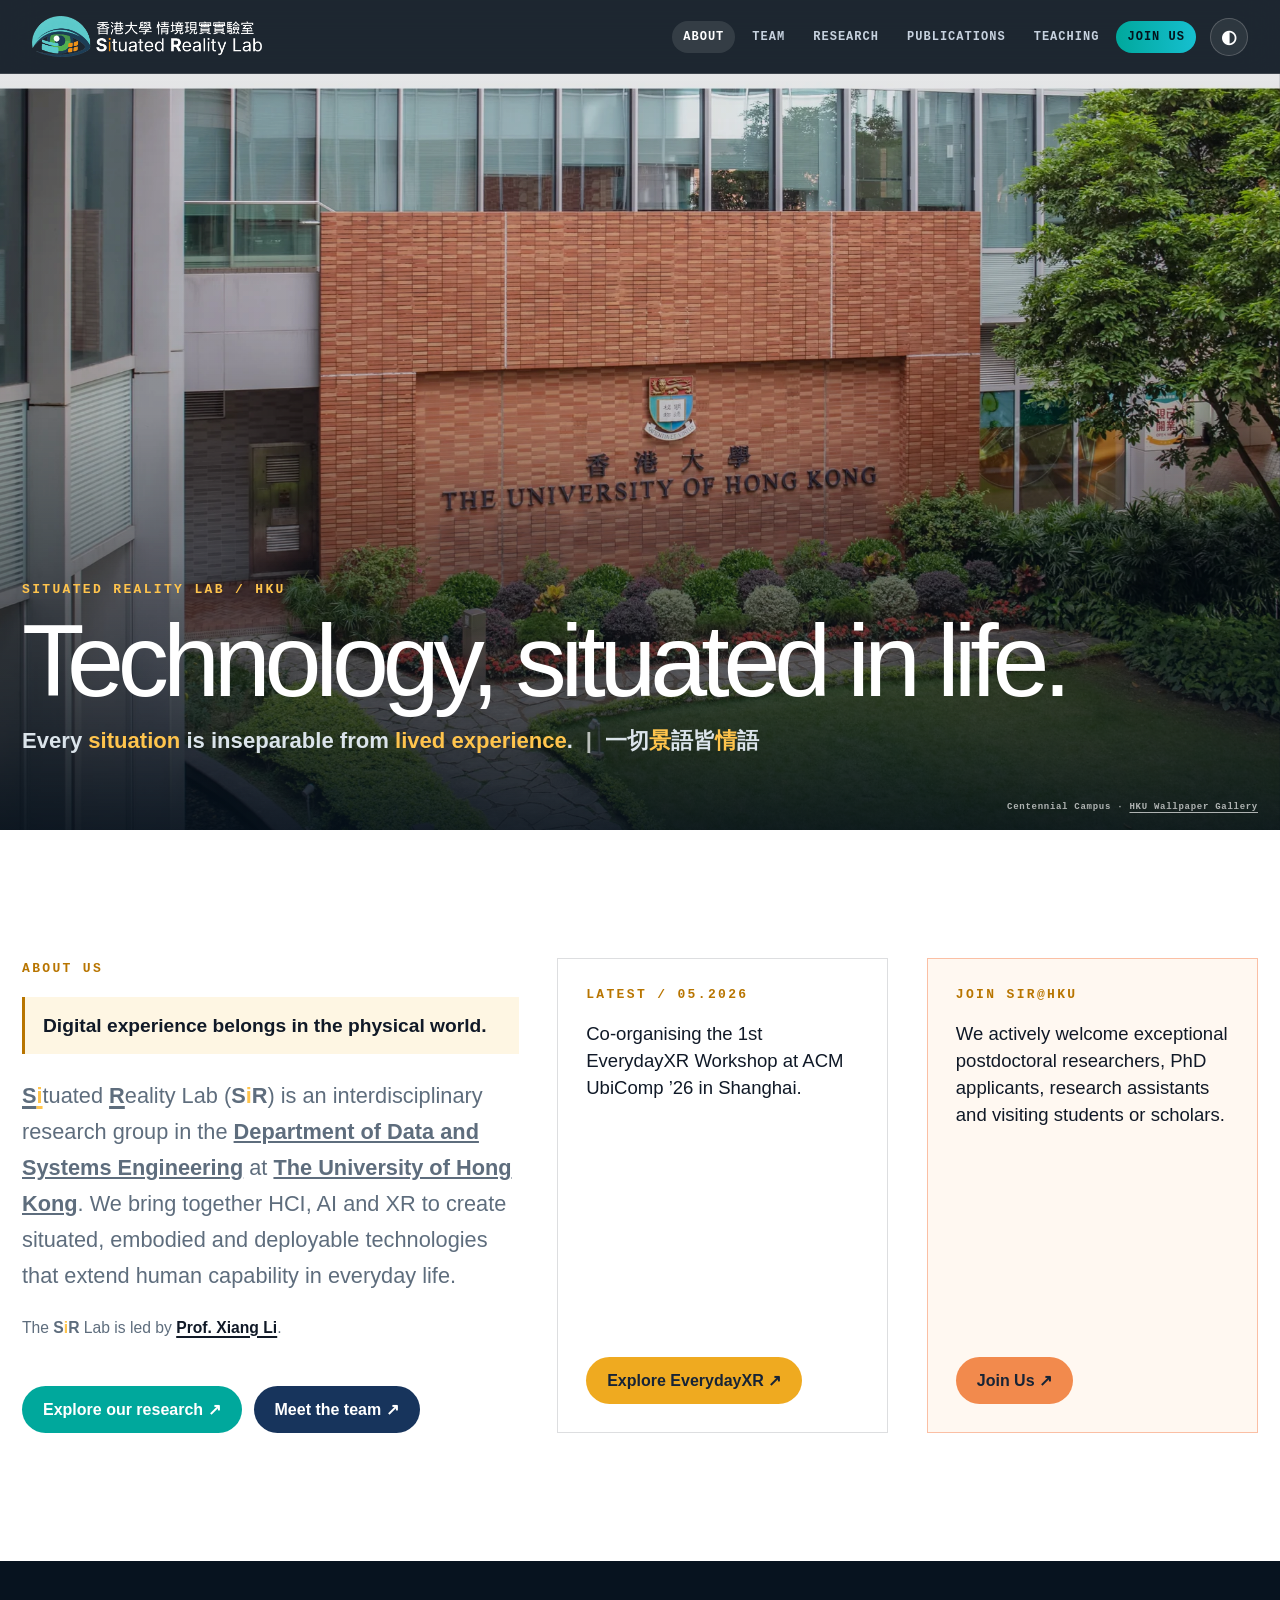
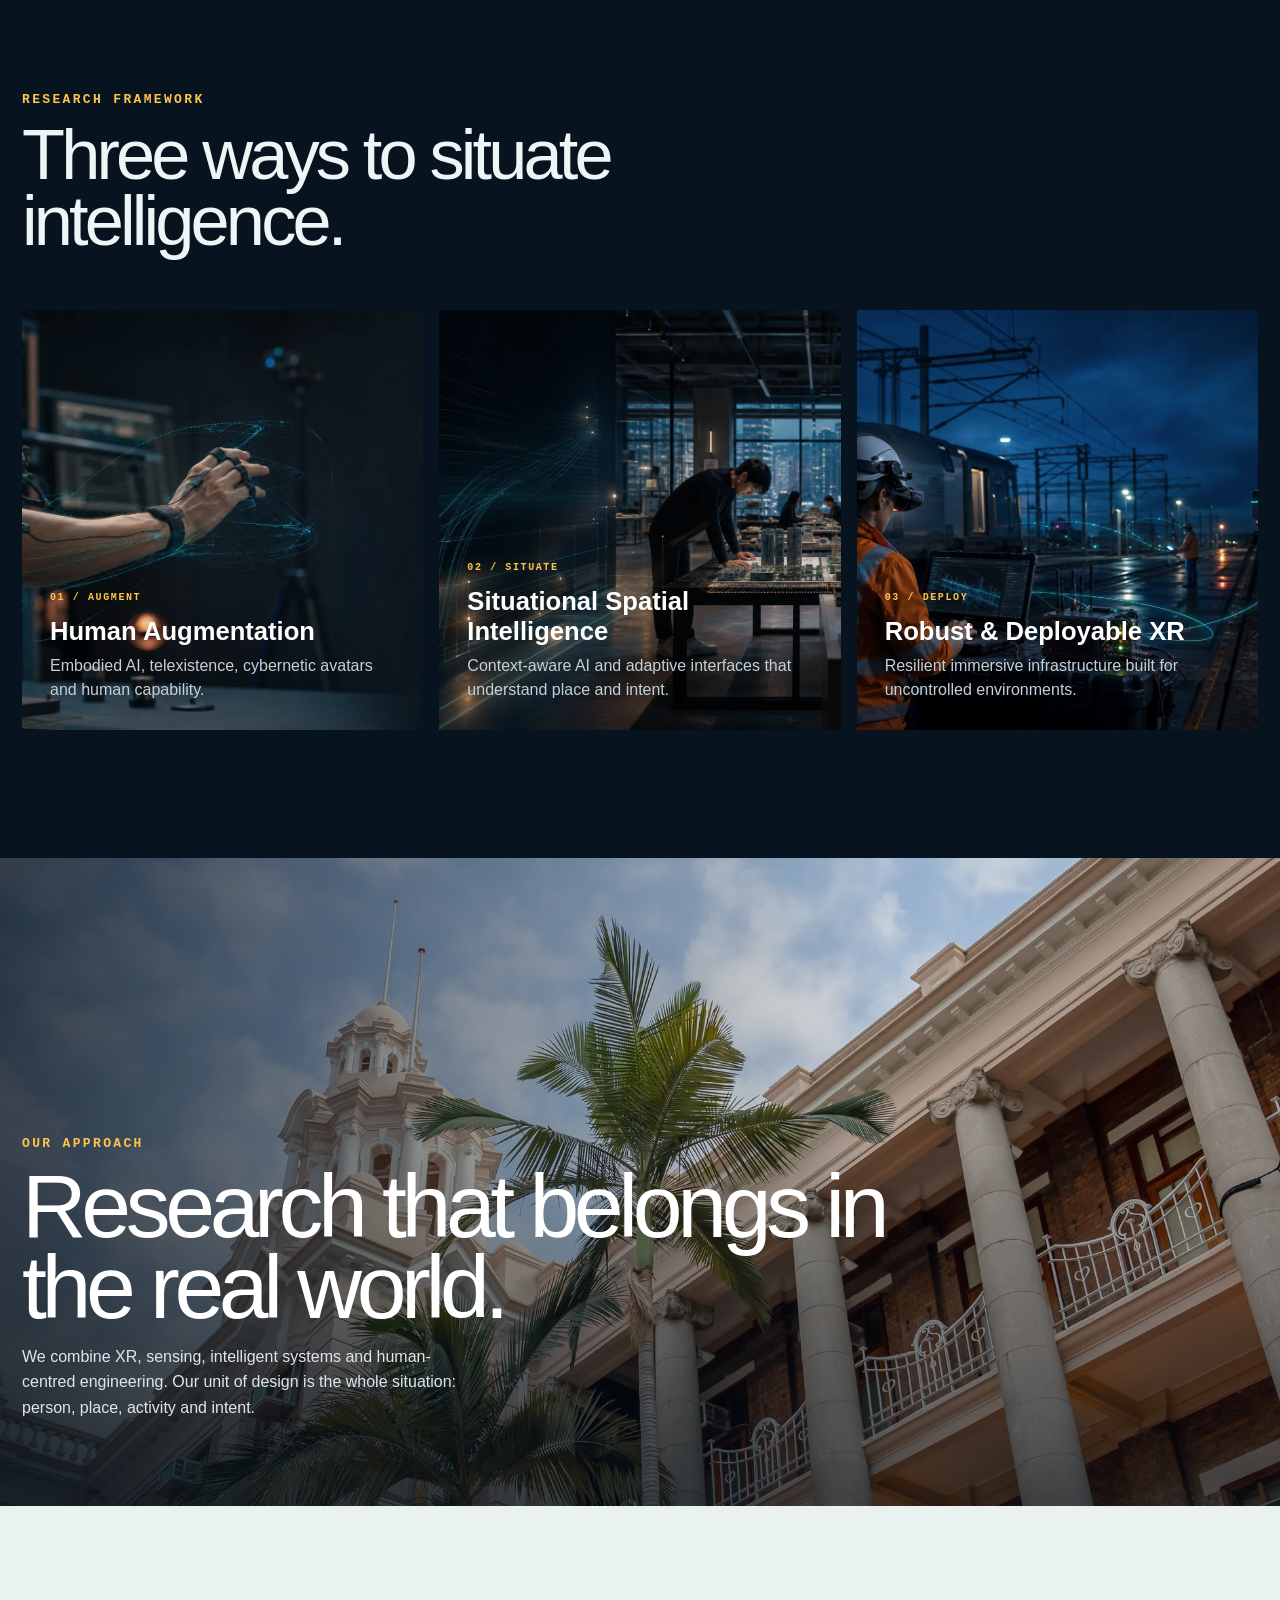
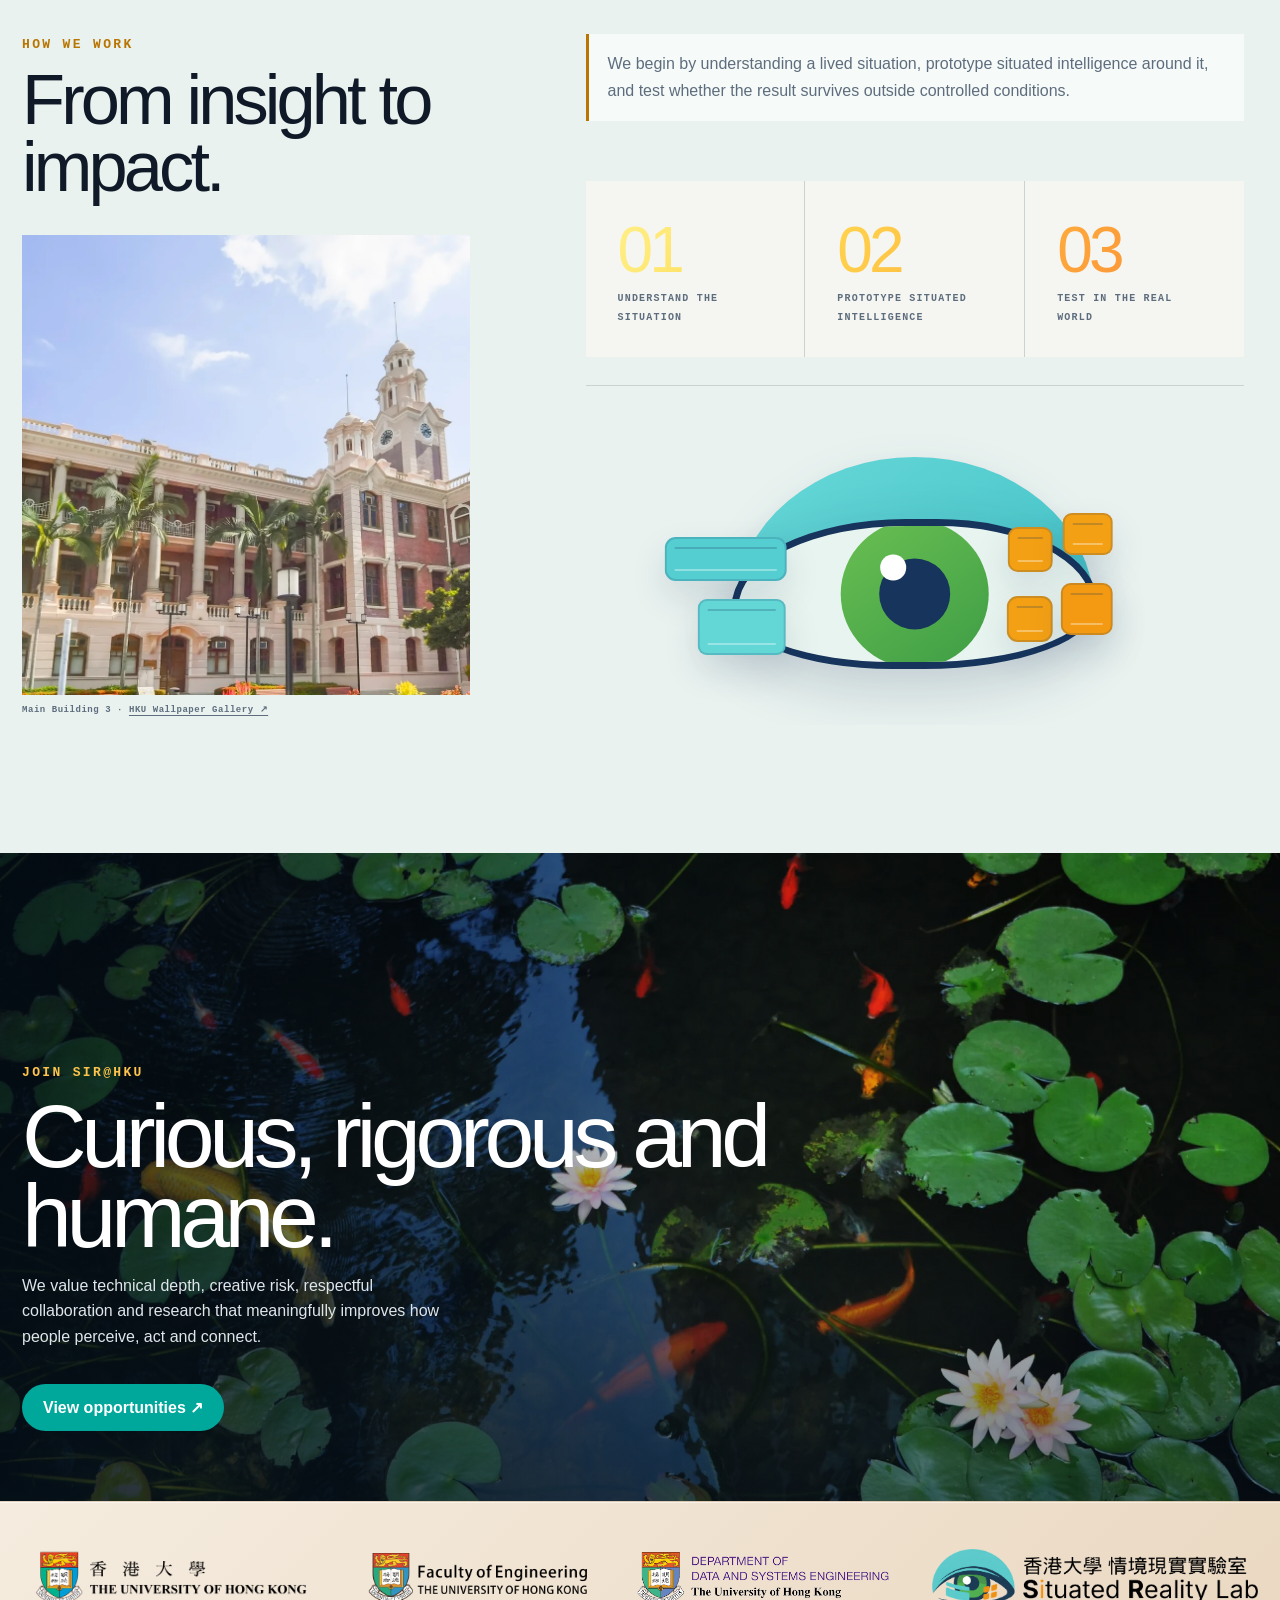
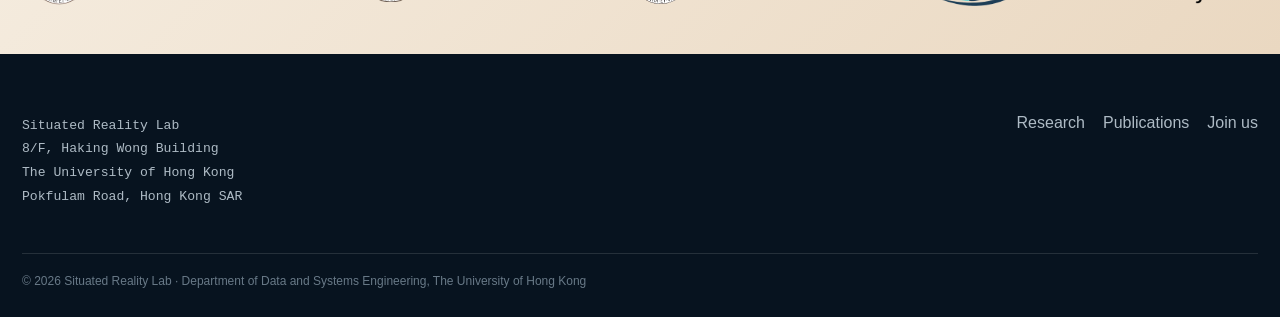
<file: index.html>
<!doctype html><html lang="en"><head><meta charset="utf-8"><meta name="viewport" content="width=device-width,initial-scale=1"><meta name="theme-color" content="#07131f"><title>Situated Reality Lab — SiR@HKU</title><meta name="description" content="The Situated Reality Lab at The University of Hong Kong explores human augmentation, situational spatial intelligence and deployable XR systems."><meta property="og:title" content="Situated Reality Lab — SiR@HKU"><meta property="og:description" content="Every situation is inseparable from lived experience."><meta property="og:image" content="assets/campus/centennial-campus.webp"><link rel="icon" href="assets/brand/favicon.png"><link rel="stylesheet" href="site.css?v=20260720-about-lead1"></head><body>
<a class="skip" href="#content">Skip to content</a><header class="site-head"><a class="site-brand" href="index.html"><img src="assets/brand/sir-full-white.png" alt="Situated Reality Lab at HKU"></a><button class="nav-toggle" aria-expanded="false" aria-label="Open navigation">☰</button><nav class="site-nav" aria-label="Primary"><a href="index.html" aria-current="page">About</a><a href="team.html">Team</a><a href="research.html">Research</a><a href="publications.html">Publications</a><a href="teaching.html">Teaching</a><a class="join-pill" href="/join-us">Join us</a></nav></header>
<main id="content" class="page-main"><section class="campus-hero"><img src="assets/campus/centennial-campus.webp" alt="HKU Centennial Campus"><div class="hero-copy"><span class="eyebrow">Situated Reality Lab / HKU</span><h1>Technology, situated in life.</h1><p class="hero-manifesto">Every <strong class="manifesto-accent">situation</strong> is inseparable from <strong class="manifesto-accent">lived experience</strong>. <span class="manifesto-divider">|</span> 一切<span class="manifesto-accent">景</span>語皆<span class="manifesto-accent">情</span>語</p></div><small class="photo-credit">Centennial Campus · <a href="https://hku.hk/multimedia/wallpaper-gallery/page-1/">HKU Wallpaper Gallery</a></small></section>
<section class="section section--white"><div class="about-intro reveal"><div><span class="eyebrow">About us</span><aside class="about-note">Digital experience belongs in the physical world.</aside><p class="lede"><span class="sir-full-name"><strong class="sir-initial">S</strong><strong class="sir-initial sir-i">i</strong>tuated <strong class="sir-initial">R</strong>eality Lab</span> (<strong class="sir-abbr">S<span class="sir-i">i</span>R</strong>) is an interdisciplinary research group in the <strong><a href="https://www.dase.hku.hk/" target="_blank" rel="noreferrer">Department of Data and Systems Engineering</a></strong> at <strong><a href="https://www.hku.hk/" target="_blank" rel="noreferrer">The University of Hong Kong</a></strong>. We bring together HCI, AI and XR to create situated, embodied and deployable technologies that extend human capability in everyday life.</p><p class="about-leadership">The <strong class="sir-abbr">S<span class="sir-i">i</span>R</strong> Lab is led by <strong><a href="https://www.xiang-li.phd/" target="_blank" rel="noreferrer">Prof. Xiang Li</a></strong>.</p><div class="about-actions"><a class="button button--teal" href="research.html">Explore our research ↗</a><a class="button" href="team.html">Meet the team ↗</a></div></div><aside class="about-update"><span class="eyebrow">Latest / 05.2026</span><p>Co-organising the 1st EverydayXR Workshop at ACM UbiComp ’26 in Shanghai.</p><a class="button button--amber" href="https://sites.google.com/view/everyday-xr/home" target="_blank" rel="noreferrer">Explore EverydayXR ↗</a></aside><aside class="about-update about-update--join"><span class="eyebrow">Join SiR@HKU</span><p>We actively welcome exceptional postdoctoral researchers, PhD applicants, research assistants and visiting students or scholars.</p><a class="button button--orange" href="/join-us">Join Us ↗</a></aside></div></section>
<section class="section section--dark"><span class="eyebrow">Research framework</span><h2>Three ways to situate intelligence.</h2><div class="pillars reveal"><a class="pillar" href="research.html#augmentation"><img src="assets/research/human-augmentation-v2.webp" alt="Human augmentation research"><span>01 / AUGMENT</span><h3>Human Augmentation</h3><p>Embodied AI, telexistence, cybernetic avatars and human capability.</p></a><a class="pillar" href="research.html#intelligence"><img src="assets/research/spatial-intelligence-v2.webp" alt="Situational spatial intelligence research"><span>02 / SITUATE</span><h3>Situational Spatial Intelligence</h3><p>Context-aware AI and adaptive interfaces that understand place and intent.</p></a><a class="pillar" href="research.html#systems"><img src="assets/research/deployable-xr-v2.webp" alt="Deployable XR systems research"><span>03 / DEPLOY</span><h3>Robust & Deployable XR</h3><p>Resilient immersive infrastructure built for uncontrolled environments.</p></a></div></section>
<section class="campus-break"><img src="assets/campus/main-building-1.webp" alt="HKU Main Building"><div class="campus-break__copy reveal"><span class="eyebrow">Our approach</span><h2>Research that belongs in the real world.</h2><p>We combine XR, sensing, intelligent systems and human-centred engineering. Our unit of design is the whole situation: person, place, activity and intent.</p></div></section>
<section class="section section--tint"><div class="section-grid reveal"><div><span class="eyebrow">How we work</span><h2>From insight to impact.</h2><figure class="how-campus-image"><img src="assets/campus/main-building-3.webp" alt="HKU Main Building beneath a blue sky"><figcaption>Main Building 3 · <a href="https://hku.hk/multimedia/wallpaper-gallery/page-1/" target="_blank" rel="noreferrer">HKU Wallpaper Gallery ↗</a></figcaption></figure></div><div class="prose"><aside class="how-note">We begin by understanding a lived situation, prototype situated intelligence around it, and test whether the result survives outside controlled conditions.</aside><div class="kpi-row how-we-work__steps"><div class="kpi"><b>01</b><span>Understand the situation</span></div><div class="kpi"><b>02</b><span>Prototype situated intelligence</span></div><div class="kpi"><b>03</b><span>Test in the real world</span></div></div><div class="how-eye-wrap" data-about-eye><div class="about-eye-world" aria-hidden="true"><div class="about-eye"><div class="about-eye__cap"></div><div class="about-eye__sclera"><div class="about-eye__iris"><div class="about-eye__pupil"><i></i></div></div></div></div><span class="about-window about-window--1"></span><span class="about-window about-window--2"></span><span class="about-window about-window--3"></span><span class="about-window about-window--4"></span><span class="about-window about-window--5"></span><span class="about-window about-window--6"></span></div></div></div></div></section>
<section class="campus-break"><img src="assets/campus/law-pond.webp" alt="Pond lilies by the HKU Faculty of Law"><div class="campus-break__copy reveal"><span class="eyebrow">Join SiR@HKU</span><h2>Curious, rigorous and humane.</h2><p>We value technical depth, creative risk, respectful collaboration and research that meaningfully improves how people perceive, act and connect.</p><a class="button button--teal" href="/join-us">View opportunities ↗</a></div></section></main>
<div class="logo-strip"><img src="assets/brand/hku-logo.png" alt="The University of Hong Kong"><img src="assets/brand/engineering-logo.png" alt="Faculty of Engineering"><img src="assets/brand/dase-logo.png" alt="Department of Data and Systems Engineering"><img src="assets/brand/sir-full.png" alt="Situated Reality Lab"></div>
<footer class="site-foot"><div class="foot-grid"><address>Situated Reality Lab<br>8/F, Haking Wong Building<br>The University of Hong Kong<br>Pokfulam Road, Hong Kong SAR</address><nav><a href="research.html">Research</a><a href="publications.html">Publications</a><a href="/join-us">Join us</a></nav></div><div class="copyright">© 2026 Situated Reality Lab · Department of Data and Systems Engineering, The University of Hong Kong</div></footer><script src="site.js?v=20260717-about-eye3"></script></body></html>
</file>
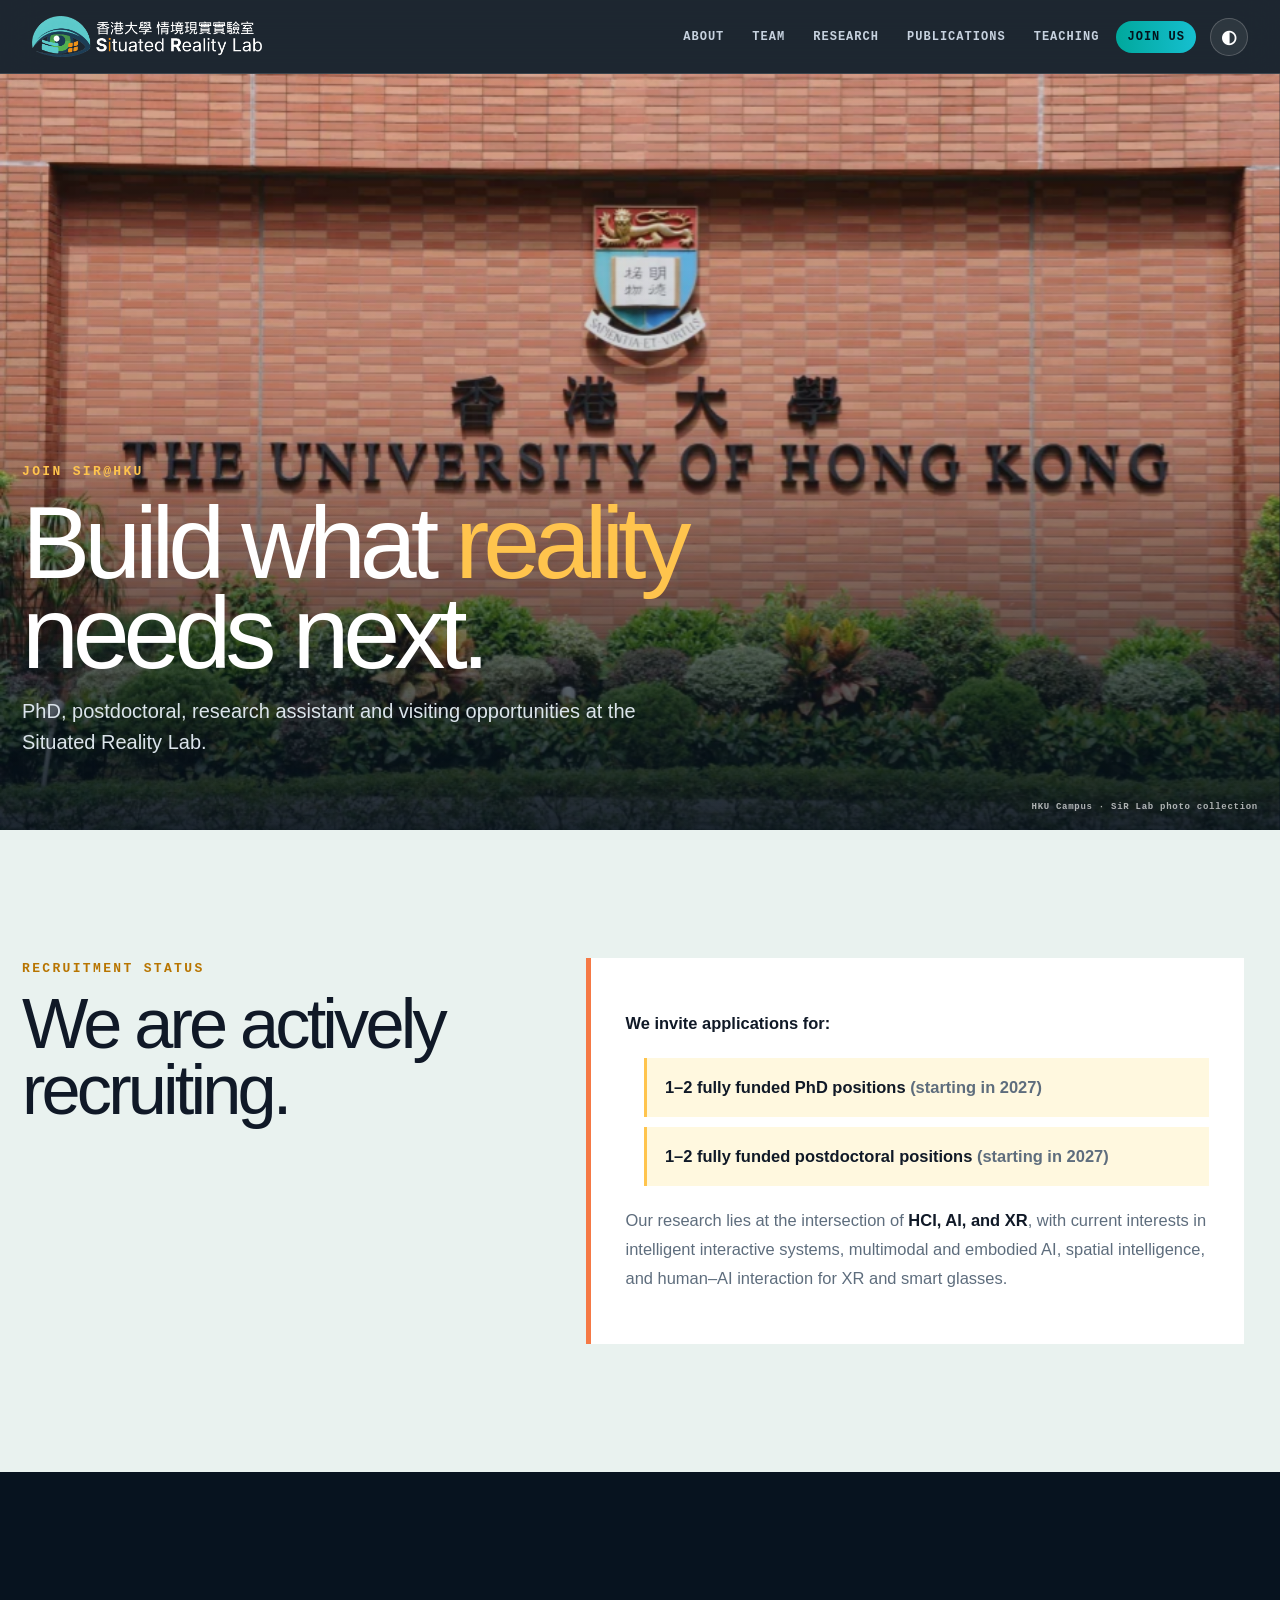
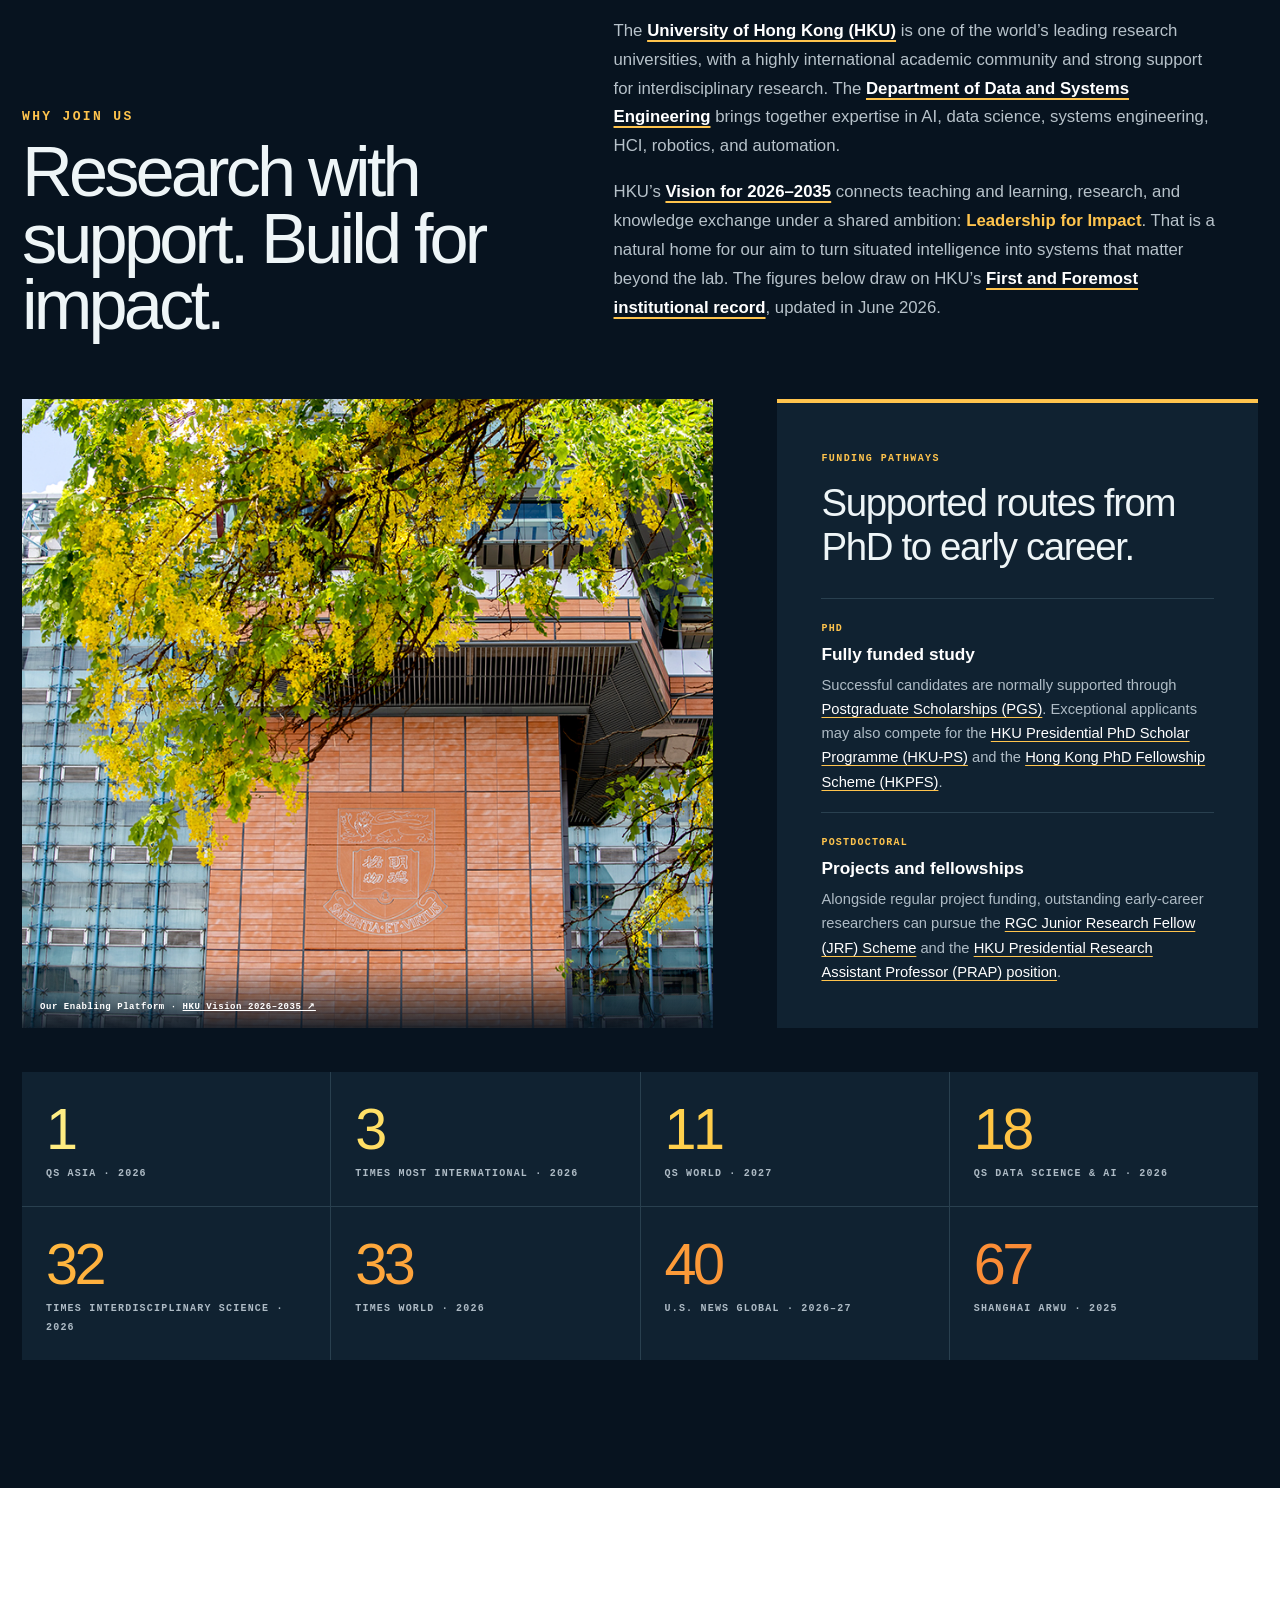
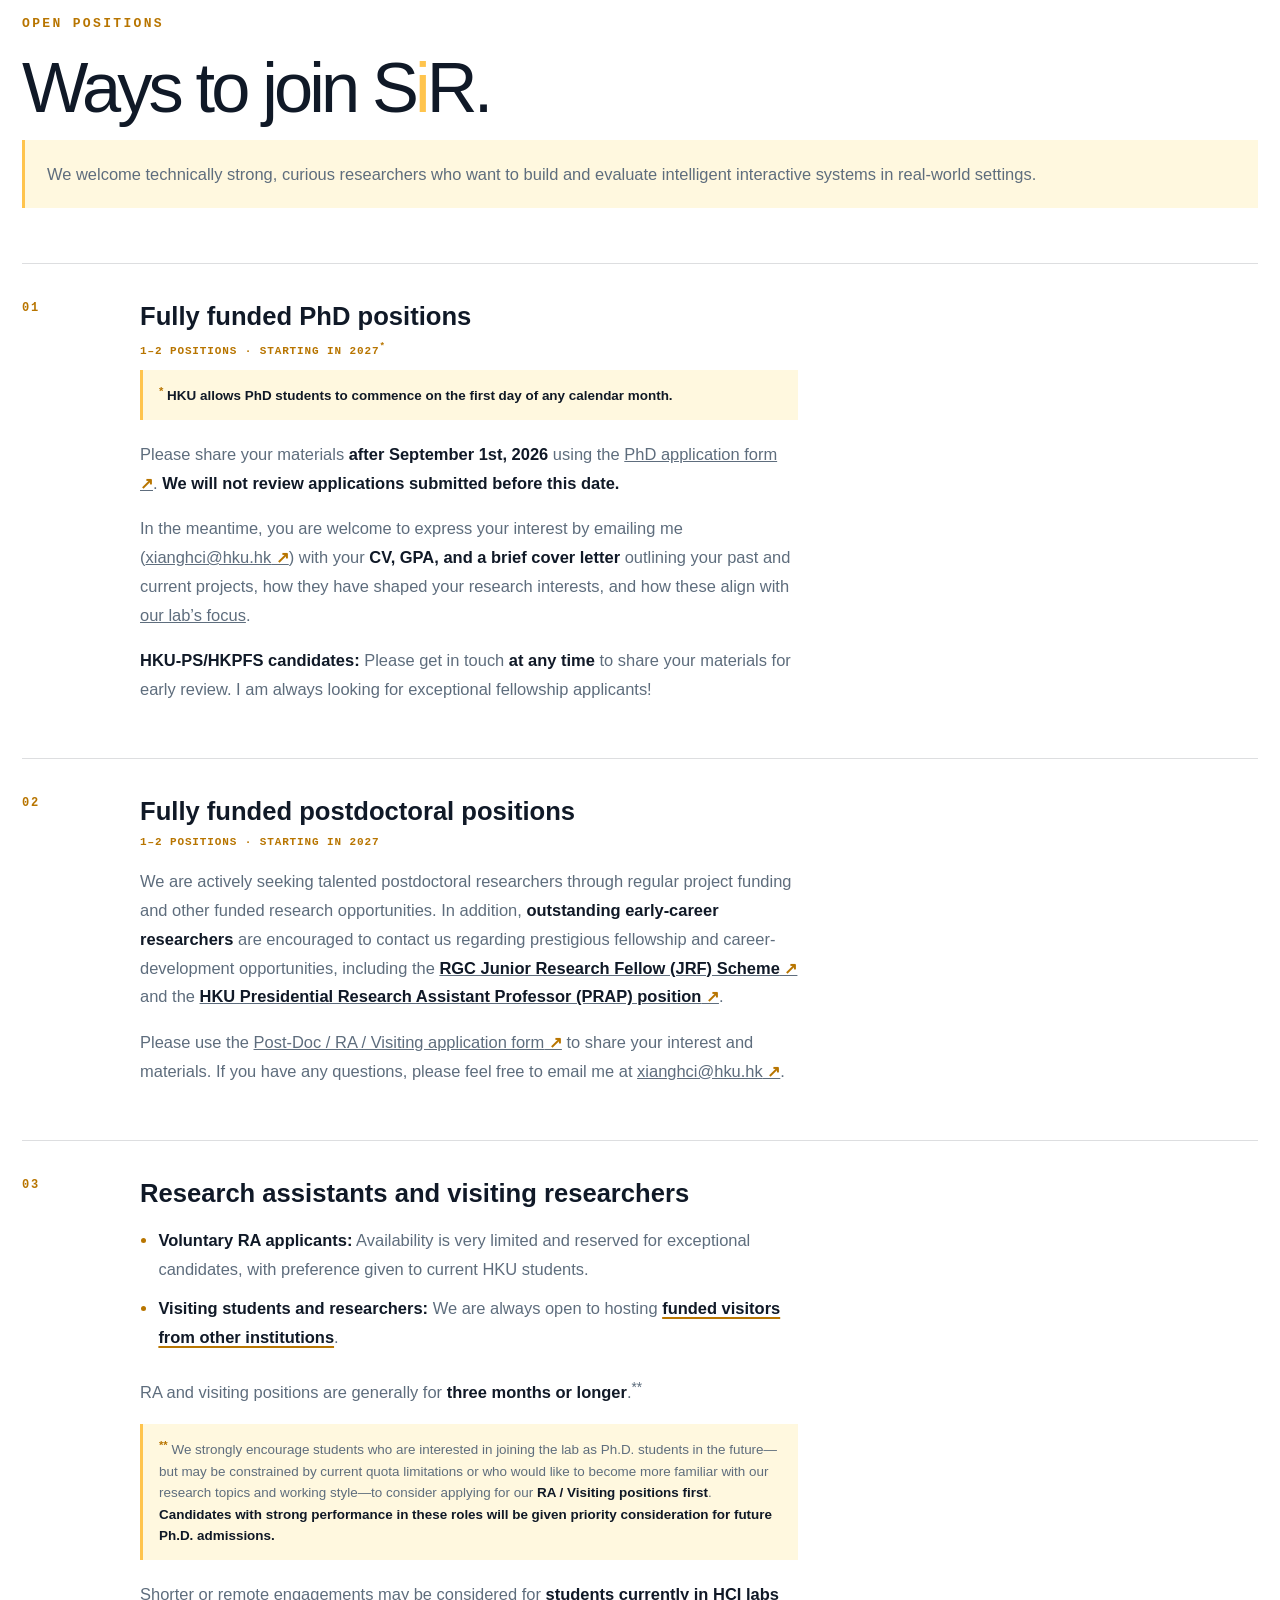
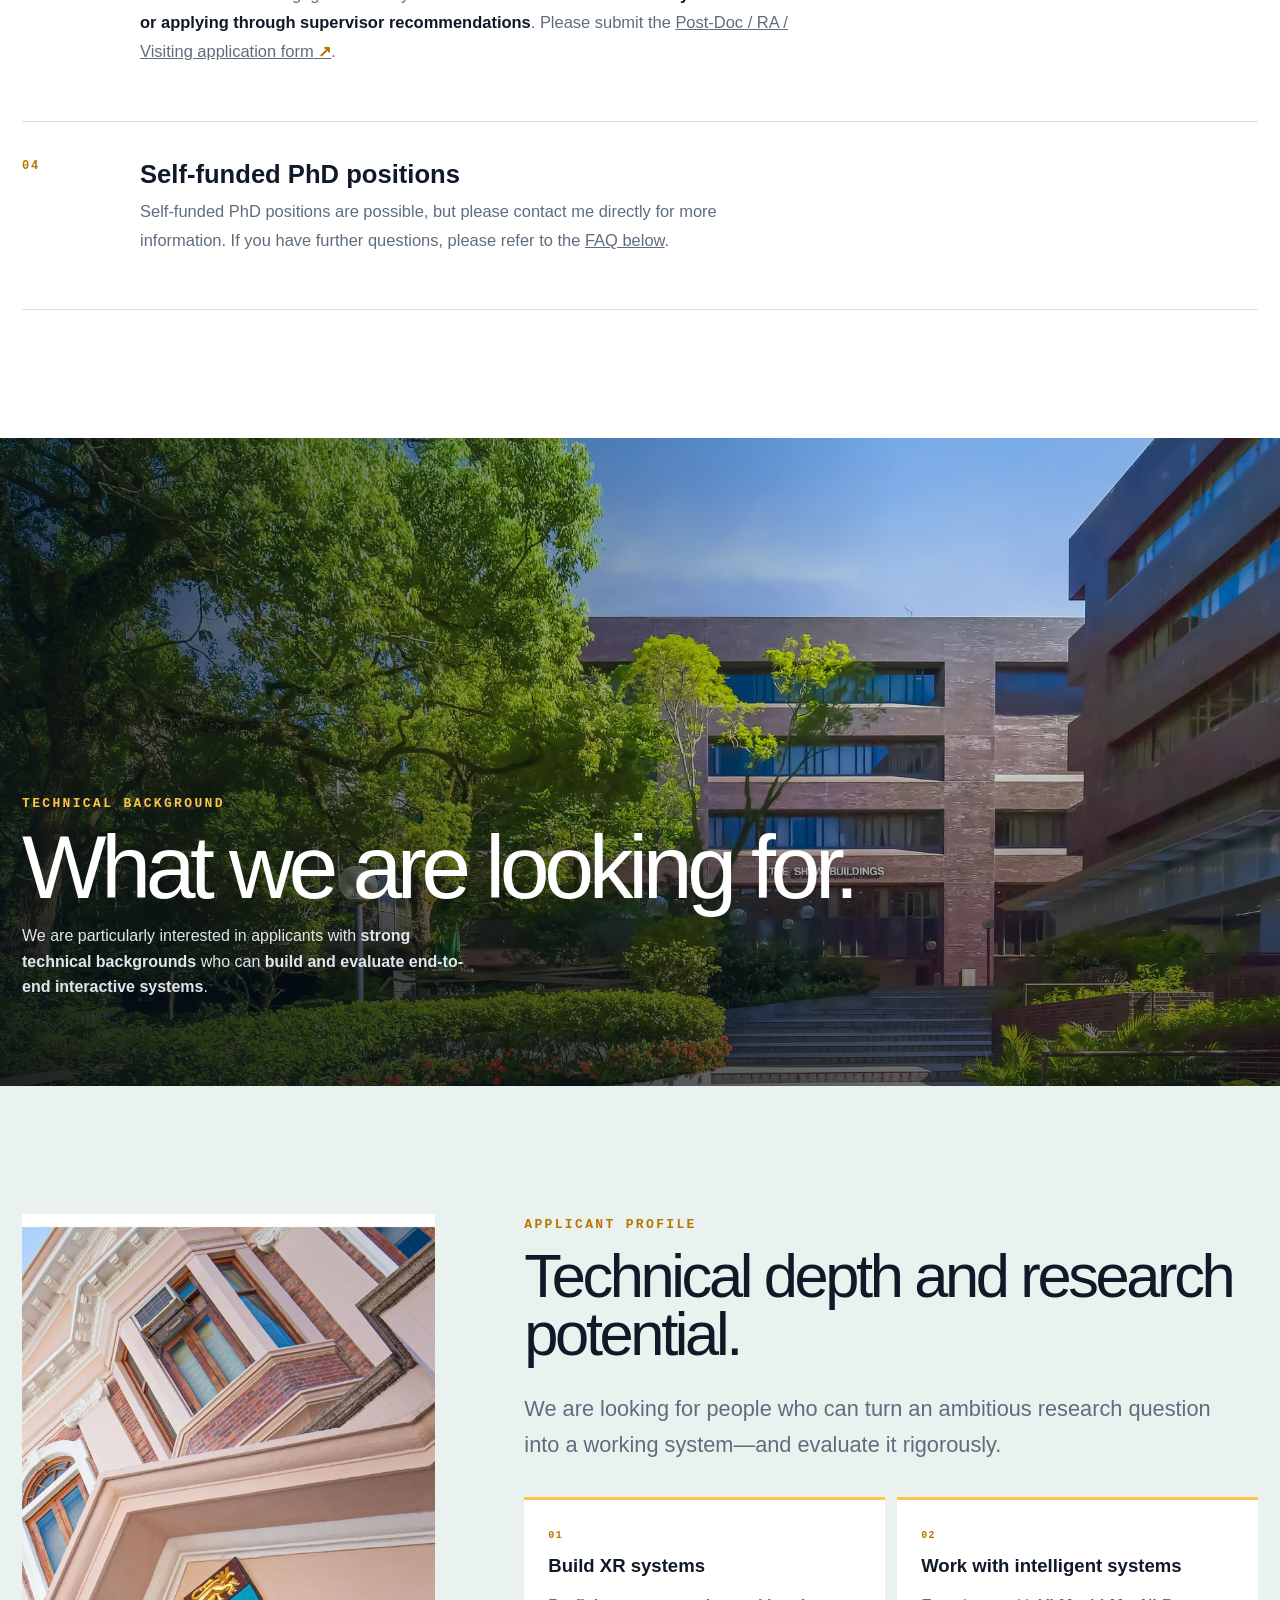
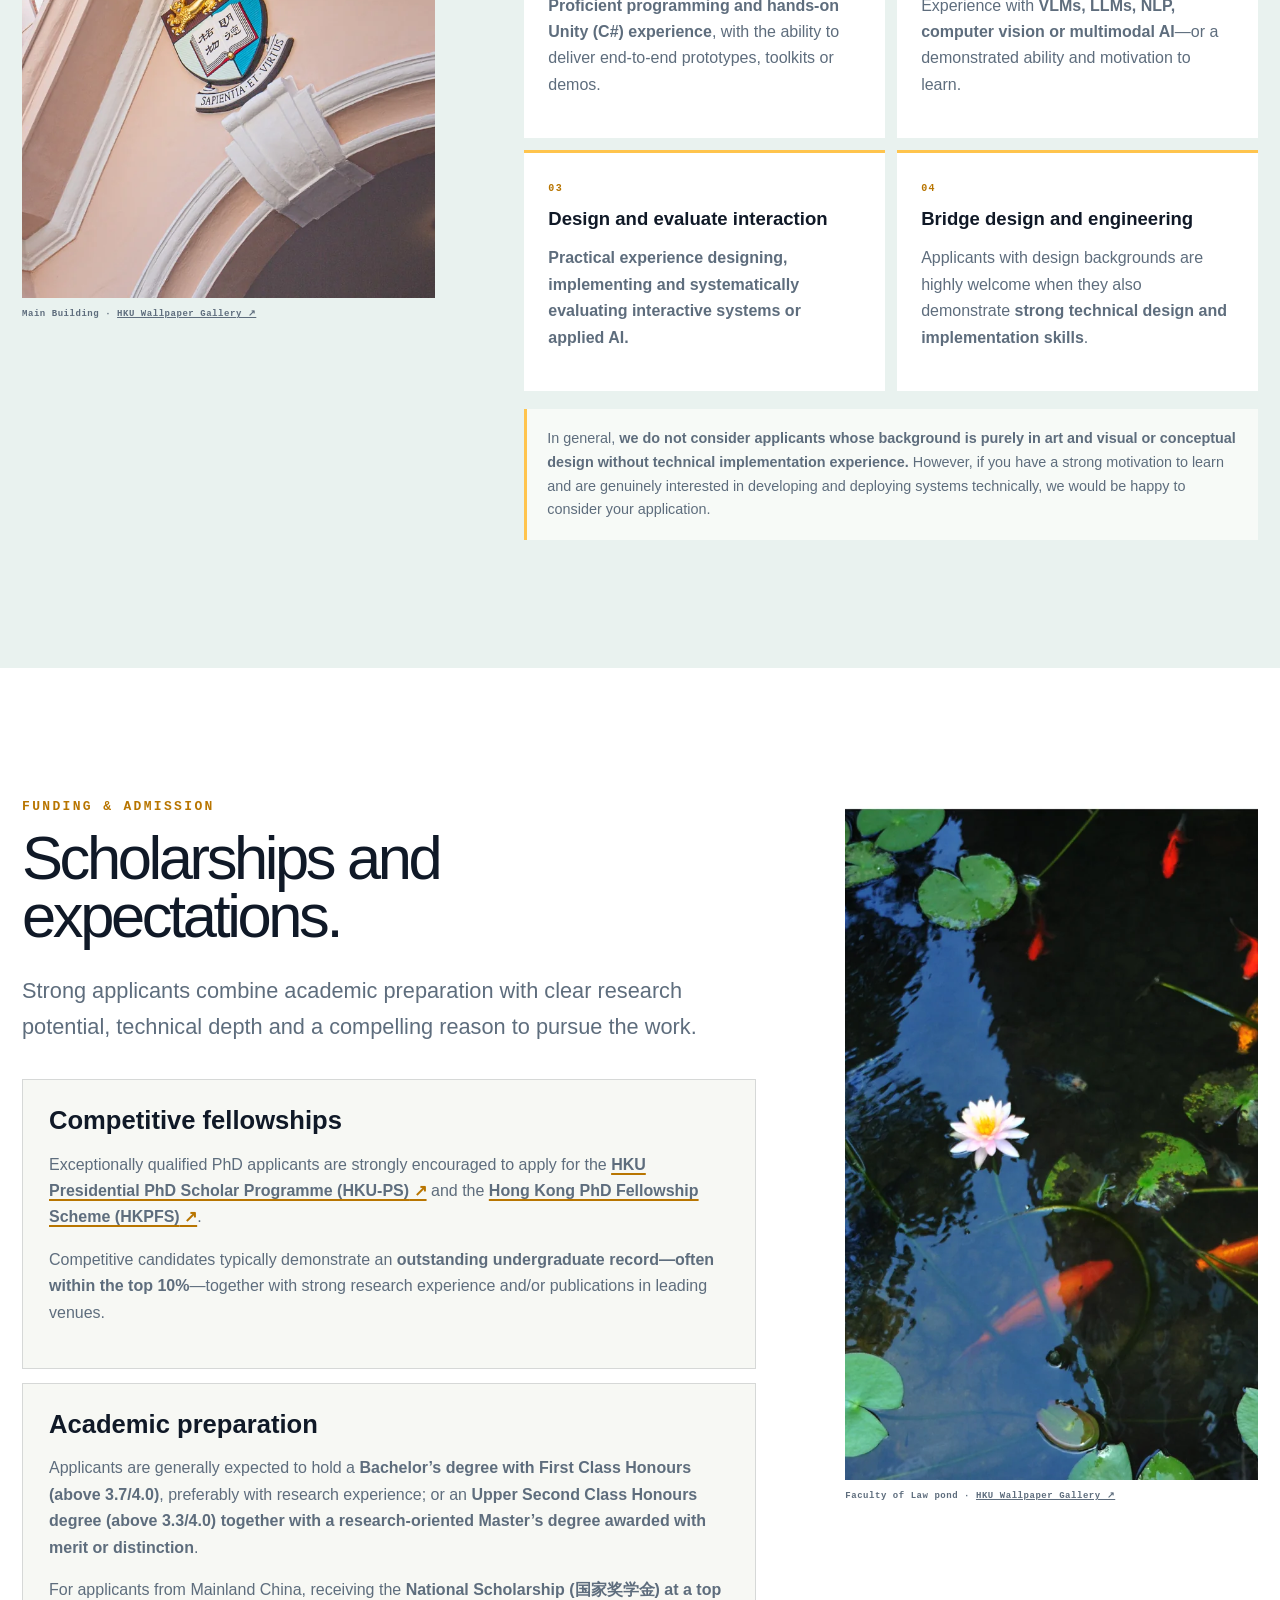
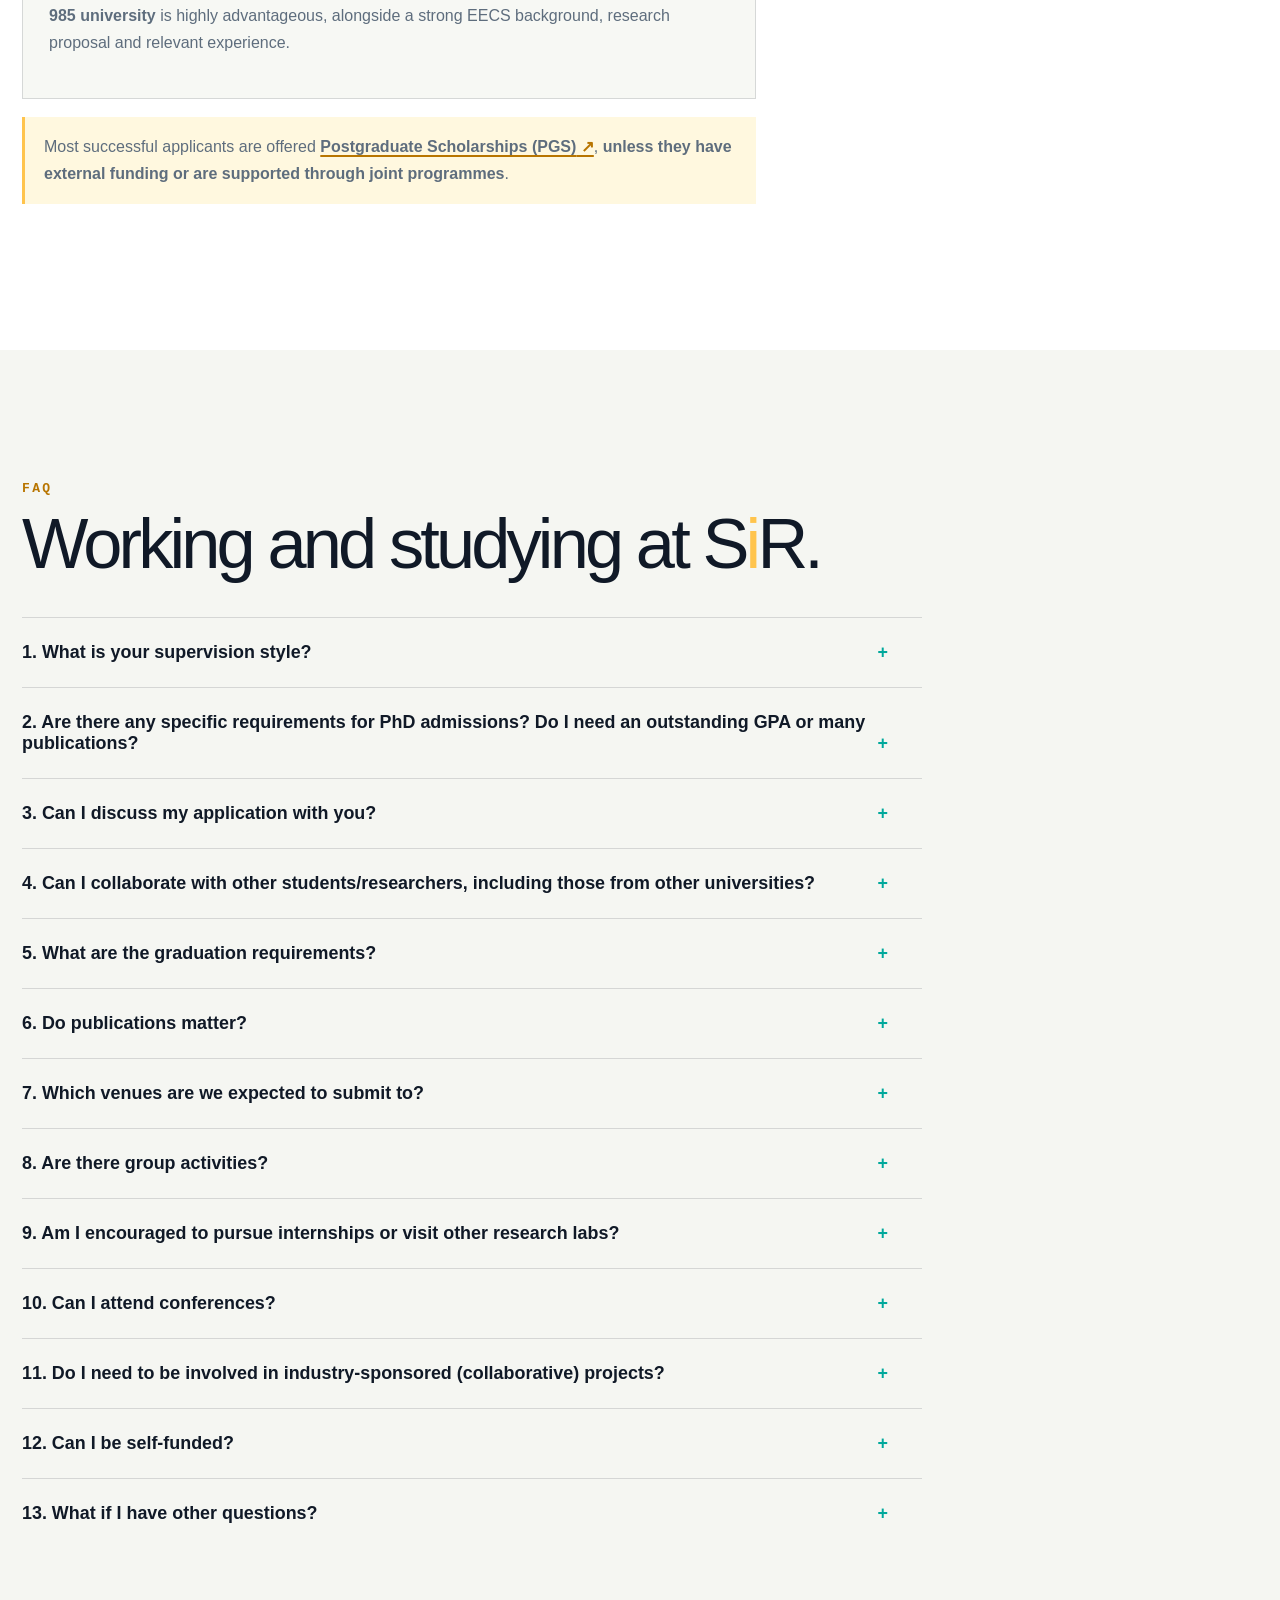
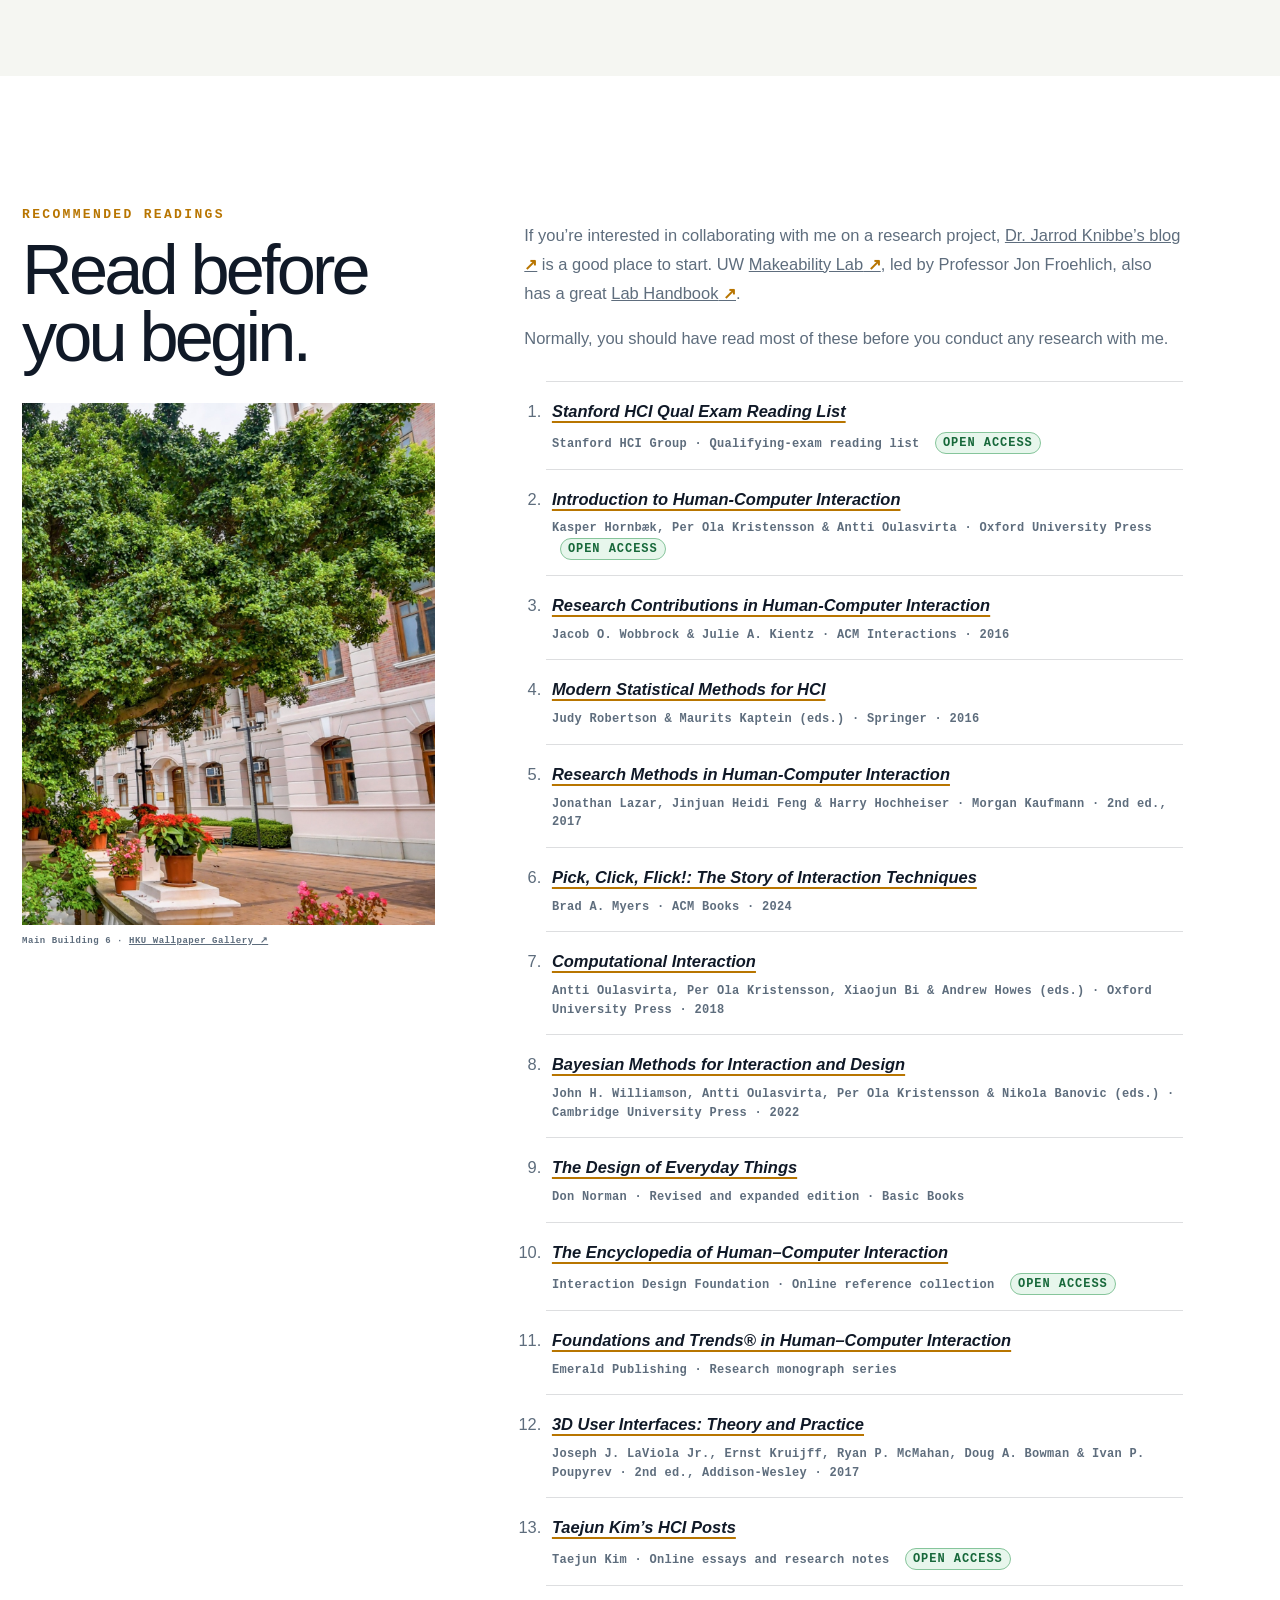
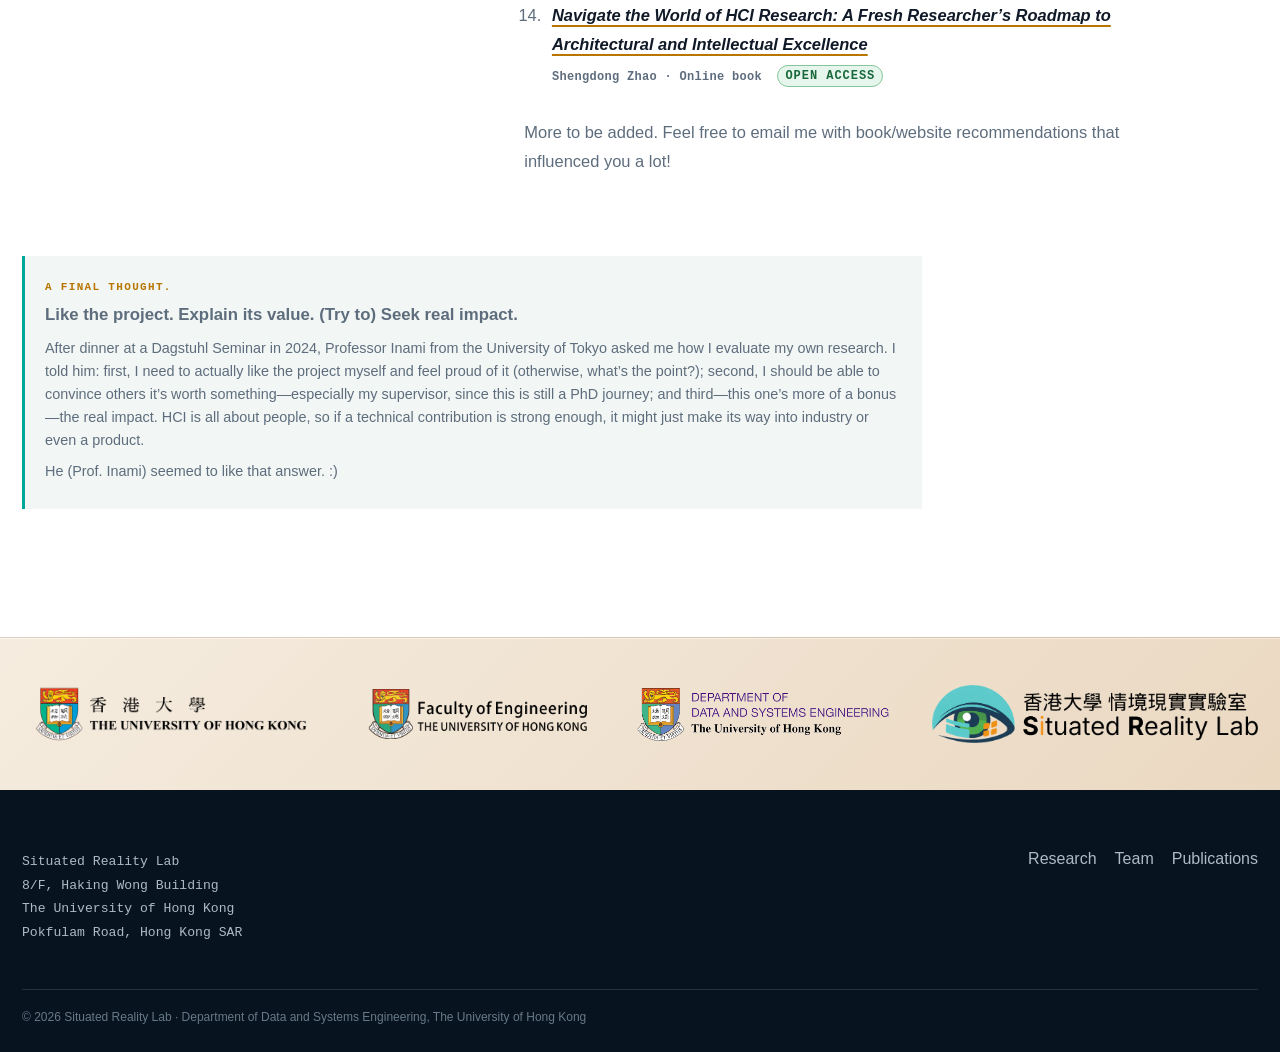
<file: join-us/index.html>
<!doctype html><html lang="en"><head><meta charset="utf-8"><meta name="viewport" content="width=device-width,initial-scale=1"><base href="../"><title>Join Us — SiR@HKU</title><meta name="description" content="PhD, postdoctoral, RA and visiting opportunities at the Situated Reality Lab, HKU."><link rel="canonical" href="https://www.situated-reality.org/join-us"><link rel="icon" href="assets/brand/favicon.png"><link rel="stylesheet" href="site.css?v=20260717-join-layout4"></head><body class="join-page">
<header class="site-head"><a class="site-brand" href="index.html"><img src="assets/brand/sir-full-white.png" alt="Situated Reality Lab at HKU"></a><button class="nav-toggle" aria-expanded="false" aria-label="Open navigation">☰</button><nav class="site-nav"><a href="index.html">About</a><a href="team.html">Team</a><a href="research.html">Research</a><a href="publications.html">Publications</a><a href="teaching.html">Teaching</a><a class="join-pill" href="/join-us" aria-current="page">Join us</a></nav></header>
<main><section class="campus-hero"><img src="assets/campus/hku-campus-sign.webp" alt="The University of Hong Kong name and crest on the campus brick wall"><div class="hero-copy"><span class="eyebrow">Join SiR@HKU</span><h1>Build what <span class="text-accent">reality</span> needs next.</h1><p>PhD, postdoctoral, research assistant and visiting opportunities at the Situated Reality Lab.</p></div><small class="photo-credit">HKU Campus · SiR Lab photo collection</small></section>
<section class="section section--tint"><div class="section-grid"><div><span class="eyebrow">Recruitment status</span><h2>We are actively recruiting.</h2></div><div class="status-card prose reveal"><p><strong>We invite applications for:</strong></p><ul class="recruitment-call"><li>1–2 fully funded PhD positions <span>(starting in 2027)</span></li><li>1–2 fully funded postdoctoral positions <span>(starting in 2027)</span></li></ul><p>Our research lies at the intersection of <strong>HCI, AI, and XR</strong>, with current interests in intelligent interactive systems, multimodal and embodied AI, spatial intelligence, and human–AI interaction for XR and smart glasses.</p></div></div></section>
<section class="section section--dark why-join"><div class="why-join__intro"><div><span class="eyebrow">Why join us</span><h2>Research with support. Build for impact.</h2></div><div class="why-join__context reveal"><p>The <a href="https://www.hku.hk/" target="_blank" rel="noreferrer">University of Hong Kong (HKU)</a> is one of the world’s leading research universities, with a highly international academic community and strong support for interdisciplinary research. The <a href="https://www.dase.hku.hk/" target="_blank" rel="noreferrer">Department of Data and Systems Engineering</a> brings together expertise in AI, data science, systems engineering, HCI, robotics, and automation.</p><p>HKU’s <a href="https://vision2026-2035.hku.hk/" target="_blank" rel="noreferrer">Vision for 2026–2035</a> connects teaching and learning, research, and knowledge exchange under a shared ambition: <strong>Leadership for Impact</strong>. That is a natural home for our aim to turn situated intelligence into systems that matter beyond the lab. The figures below draw on HKU’s <a href="https://www.cpao.hku.hk/firstandforemost/rankings" target="_blank" rel="noreferrer">First and Foremost institutional record</a>, updated in June 2026.</p></div></div><div class="why-join__showcase"><figure class="why-join__visual reveal"><img src="assets/hku/our-enabling-platform.jpg" alt="Golden shower trees framing a building on the HKU campus"><figcaption>Our Enabling Platform · <a href="https://vision2026-2035.hku.hk/our-enabling-platform.html" target="_blank" rel="noreferrer">HKU Vision 2026–2035 ↗</a></figcaption></figure><div class="why-join__funding reveal"><span class="micro-label">Funding pathways</span><h3>Supported routes from PhD to early career.</h3><div class="funding-paths"><article><span>PhD</span><h4>Fully funded study</h4><p>Successful candidates are normally supported through <a href="https://gradsch.hku.hk/prospective_students/fees_scholarships_and_financial_support/postgraduate_scholarships" target="_blank" rel="noreferrer">Postgraduate Scholarships (PGS)</a>. Exceptional applicants may also compete for the <a href="https://gradsch.hku.hk/prospective_students/fees_scholarships_and_financial_support/hku_presidential_phd_scholar_programme" target="_blank" rel="noreferrer">HKU Presidential PhD Scholar Programme (HKU-PS)</a> and the <a href="https://gradsch.hku.hk/prospective_students/fees_scholarships_and_financial_support/hong_kong_phd_fellowship_scheme" target="_blank" rel="noreferrer">Hong Kong PhD Fellowship Scheme (HKPFS)</a>.</p></article><article><span>Postdoctoral</span><h4>Projects and fellowships</h4><p>Alongside regular project funding, outstanding early-career researchers can pursue the <a href="https://www.ugc.edu.hk/eng/rgc/funding_opport/jrfs/" target="_blank" rel="noreferrer">RGC Junior Research Fellow (JRF) Scheme</a> and the <a href="https://www.rss.hku.hk/" target="_blank" rel="noreferrer">HKU Presidential Research Assistant Professor (PRAP) position</a>.</p></article></div></div></div><div class="kpi-row why-join__rankings reveal"><div class="kpi"><b>1</b><span>QS Asia · 2026</span></div><div class="kpi"><b>3</b><span>Times Most International · 2026</span></div><div class="kpi"><b>11</b><span>QS World · 2027</span></div><div class="kpi"><b>18</b><span>QS Data Science &amp; AI · 2026</span></div><div class="kpi"><b>32</b><span>Times Interdisciplinary Science · 2026</span></div><div class="kpi"><b>33</b><span>Times World · 2026</span></div><div class="kpi"><b>40</b><span>U.S. News Global · 2026–27</span></div><div class="kpi"><b>67</b><span>Shanghai ARWU · 2025</span></div></div></section>
<section class="section section--white"><div class="opening-intro"><span class="eyebrow">Open positions</span><h2>Ways to join S<span class="sir-i">i</span>R.</h2><aside class="opening-note">We welcome technically strong, curious researchers who want to build and evaluate intelligent interactive systems in real-world settings.</aside></div><div class="opening-list reveal">
<article class="opening-row"><span class="opening-index">01</span><div class="prose"><h3>Fully funded PhD positions</h3><p class="opening-meta">1–2 positions · Starting in 2027<sup>*</sup></p><aside class="requirement-note"><sup>*</sup> <strong>HKU allows PhD students to commence on the first day of any calendar month.</strong></aside><p>Please share your materials <strong>after September 1st, 2026</strong> using the <a href="https://forms.gle/eEtXrfE4wuQjMP8F6" target="_blank" rel="noreferrer">PhD application form</a>. <strong>We will not review applications submitted before this date.</strong></p><p>In the meantime, you are welcome to express your interest by emailing me (<a href="mailto:xianghci@hku.hk">xianghci@hku.hk</a>) with your <strong>CV, GPA, and a brief cover letter</strong> outlining your past and current projects, how they have shaped your research interests, and how these align with <a href="research.html">our lab’s focus</a>.</p><p><strong>HKU-PS/HKPFS candidates:</strong> Please get in touch <strong>at any time</strong> to share your materials for early review. I am always looking for exceptional fellowship applicants!</p></div></article>
<article class="opening-row"><span class="opening-index">02</span><div class="prose"><h3>Fully funded postdoctoral positions</h3><p class="opening-meta">1–2 positions · Starting in 2027</p><p>We are actively seeking talented postdoctoral researchers through regular project funding and other funded research opportunities. In addition, <strong>outstanding early-career researchers</strong> are encouraged to contact us regarding prestigious fellowship and career-development opportunities, including the <a href="https://www.ugc.edu.hk/eng/rgc/funding_opport/jrfs/" target="_blank" rel="noreferrer"><strong>RGC Junior Research Fellow (JRF) Scheme</strong></a> and the <a href="https://www.rss.hku.hk/" target="_blank" rel="noreferrer"><strong>HKU Presidential Research Assistant Professor (PRAP) position</strong></a>.</p><p>Please use the <a href="https://forms.gle/y2c8D5SQDq1c2nBt6" target="_blank" rel="noreferrer">Post-Doc / RA / Visiting application form</a> to share your interest and materials. If you have any questions, please feel free to email me at <a href="mailto:xianghci@hku.hk">xianghci@hku.hk</a>.</p></div></article>
<article class="opening-row"><span class="opening-index">03</span><div class="prose"><h3>Research assistants and visiting researchers</h3><ul class="visitor-list"><li><strong>Voluntary RA applicants:</strong> Availability is very limited and reserved for exceptional candidates, with preference given to current HKU students.</li><li><strong>Visiting students and researchers:</strong> We are always open to hosting <strong class="funded-visitor">funded visitors from other institutions</strong>.</li></ul><p>RA and visiting positions are generally for <strong>three months or longer</strong>.<sup>**</sup></p><aside class="requirement-note"><sup>**</sup> We strongly encourage students who are interested in joining the lab as Ph.D. students in the future—but may be constrained by current quota limitations or who would like to become more familiar with our research topics and working style—to consider applying for our <strong>RA / Visiting positions first</strong>. <strong>Candidates with strong performance in these roles will be given priority consideration for future Ph.D. admissions.</strong></aside><p>Shorter or remote engagements may be considered for <strong>students currently in HCI labs or applying through supervisor recommendations</strong>. Please submit the <a href="https://forms.gle/y2c8D5SQDq1c2nBt6" target="_blank" rel="noreferrer">Post-Doc / RA / Visiting application form</a>.</p></div></article>
<article class="opening-row"><span class="opening-index">04</span><div class="prose"><h3>Self-funded PhD positions</h3><p>Self-funded PhD positions are possible, but please contact me directly for more information. If you have further questions, please refer to the <a href="#faq">FAQ below</a>.</p></div></article>
</div></section>
<section class="campus-break"><img src="assets/campus/run-run-shaw.webp" alt="Run Run Shaw Building at HKU"><div class="campus-break__copy reveal"><span class="eyebrow">Technical background</span><h2>What we are looking for.</h2><p>We are particularly interested in applicants with <strong>strong technical backgrounds</strong> who can <strong>build and evaluate end-to-end interactive systems</strong>.</p></div></section>
<section class="section section--tint join-feature"><figure class="join-feature__media reveal"><img src="assets/campus/main-building-4.webp" alt="The University of Hong Kong Main Building"><figcaption>Main Building · <a href="https://hku.hk/multimedia/wallpaper-gallery/page-2/" target="_blank" rel="noreferrer">HKU Wallpaper Gallery ↗</a></figcaption></figure><div class="join-feature__content"><span class="eyebrow">Applicant profile</span><h2>Technical depth and research potential.</h2><p class="lede">We are looking for people who can turn an ambitious research question into a working system—and evaluate it rigorously.</p><div class="capability-grid reveal"><article><span>01</span><h3>Build XR systems</h3><p><strong>Proficient programming and hands-on Unity (C#) experience</strong>, with the ability to deliver end-to-end prototypes, toolkits or demos.</p></article><article><span>02</span><h3>Work with intelligent systems</h3><p>Experience with <strong>VLMs, LLMs, NLP, computer vision or multimodal AI</strong>—or a demonstrated ability and motivation to learn.</p></article><article><span>03</span><h3>Design and evaluate interaction</h3><p><strong>Practical experience designing, implementing and systematically evaluating interactive systems or applied AI.</strong></p></article><article><span>04</span><h3>Bridge design and engineering</h3><p>Applicants with design backgrounds are highly welcome when they also demonstrate <strong>strong technical design and implementation skills</strong>.</p></article></div><aside class="profile-note">In general, <strong>we do not consider applicants whose background is purely in art and visual or conceptual design without technical implementation experience.</strong> However, if you have a strong motivation to learn and are genuinely interested in developing and deploying systems technically, we would be happy to consider your application.</aside></div></section>
<section class="section section--white join-feature join-feature--reverse"><div class="join-feature__content"><span class="eyebrow">Funding & admission</span><h2>Scholarships and expectations.</h2><p class="lede">Strong applicants combine academic preparation with clear research potential, technical depth and a compelling reason to pursue the work.</p><div class="admission-cards reveal"><article><h3>Competitive fellowships</h3><p>Exceptionally qualified PhD applicants are strongly encouraged to apply for the <a href="https://gradsch.hku.hk/prospective_students/fees_scholarships_and_financial_support/hku_presidential_phd_scholar_programme" target="_blank" rel="noreferrer">HKU Presidential PhD Scholar Programme (HKU-PS)</a> and the <a href="https://gradsch.hku.hk/prospective_students/fees_scholarships_and_financial_support/hong_kong_phd_fellowship_scheme" target="_blank" rel="noreferrer">Hong Kong PhD Fellowship Scheme (HKPFS)</a>.</p><p>Competitive candidates typically demonstrate an <strong>outstanding undergraduate record—often within the top 10%</strong>—together with strong research experience and/or publications in leading venues.</p></article><article><h3>Academic preparation</h3><p>Applicants are generally expected to hold a <strong>Bachelor’s degree with First Class Honours (above 3.7/4.0)</strong>, preferably with research experience; or an <strong>Upper Second Class Honours degree (above 3.3/4.0) together with a research-oriented Master’s degree awarded with merit or distinction</strong>.</p><p>For applicants from Mainland China, receiving the <strong>National Scholarship (国家奖学金) at a top 985 university</strong> is highly advantageous, alongside a strong EECS background, research proposal and relevant experience.</p></article></div><p class="funding-note">Most successful applicants are offered <a href="https://gradsch.hku.hk/prospective_students/fees_scholarships_and_financial_support/postgraduate_scholarships" target="_blank" rel="noreferrer">Postgraduate Scholarships (PGS)</a>, <strong>unless they have external funding or are supported through joint programmes</strong>.</p></div><figure class="join-feature__media reveal"><img src="assets/campus/law-pond.webp" alt="Pond lilies at The University of Hong Kong"><figcaption>Faculty of Law pond · <a href="https://hku.hk/multimedia/wallpaper-gallery/page-1/" target="_blank" rel="noreferrer">HKU Wallpaper Gallery ↗</a></figcaption></figure></section>
<section class="section" id="faq"><span class="eyebrow join-label">FAQ</span><h2>Working and studying at S<span class="sir-i">i</span>R.</h2><div class="faq reveal">
<details><summary>1. What is your supervision style?</summary><p>I would closely support most <strong>first- and second-year students</strong> to help establish strong research habits and a solid foundation. As you progress and gain confidence, I gradually transition to a more hands-off approach, encouraging independence and ownership of your research. <strong>I will not continuously supply ideas for your PhD project.</strong> Although I will be closely involved in discussions, the PhD is not meant to be a process of executing pre-assigned tasks. You are encouraged to develop your own research direction and articulate why it is valuable.</p><p>Above all, my job is to support your success in your future career—a principle my own PhD supervisor shared with me when I joined Cambridge—and I will do my best to help make that happen. I also strongly value diversity, equality, and inclusion. If you have any concerns, please raise them: see it, say it, sorted!</p></details>
<details><summary>2. Are there any specific requirements for PhD admissions? Do I need an outstanding GPA or many publications?</summary><p>I do not personally place strong emphasis on GPA or publication counts alone. However, <strong>the University has formal eligibility requirements that must be satisfied</strong>. In general, we expect applicants to demonstrate a strong undergraduate academic background, typically <strong>within the top 10% of an EECS (or closely related) programme at a well-recognised university (for example, top 20 in China)</strong>. That said, I care far more about research potential, technical depth, creativity, curiosity, and long-term research fit than raw GPA numbers.</p><p><strong>Applicants whose undergraduate degree classification falls below an Upper Second Class Honours standard (&lt;3.3/4.0 GPA equivalent) would NOT meet the minimum requirement for enrolment.</strong></p><p>Naturally, strong publications and excellent academic records can be advantageous, particularly when applying for competitive fellowships and scholarships such as <strong>HKU-PS or HKPFS</strong>, as they help demonstrate research capability and potential. However, I strongly discourage publishing simply to increase the number of papers on your CV. I do not primarily evaluate applicants based on venue prestige or publication count alone.</p><p>What matters most to me is whether you genuinely understand the work you have done, can clearly articulate your thinking, and take pride in your research. If you have publications or projects (which are certainly a plus), I will usually read them carefully and ask both high-level conceptual questions and technical implementation questions during interviews.</p><p>Again, <strong>having a CHI paper or any top-tier publication is absolutely NOT a prerequisite</strong>. What matters far more is your willingness to learn deeply, think critically, work independently, and commit to doing meaningful and high-quality research over the long term.</p></details>
<details><summary>3. Can I discuss my application with you?</summary><p>If you have submitted your application via the form, <strong>I will review all materials every two weeks</strong>. <strong>If you haven’t heard from me for more than 1 month, please assume your application has not been moved to the next stage.</strong></p><p>You are also welcome to start a conversation if you happen to see me at the HKU campus or any conferences. I’m always happy to chat, and I’ll gladly treat you to a soft drink or a coffee.</p><p>To be fair to all applicants, <strong>I will NOT be able to provide detailed feedback on your PhD research proposal.</strong> However, I’m happy to share my research interests and offer brief comments on your potential directions during our conversation, if shortlisted. Please prepare your proposal to align with my interests, and revise it slightly based on our discussion.</p></details>
<details><summary>4. Can I collaborate with other students/researchers, including those from other universities?</summary><p>Yes, but <strong>usually not during your first year</strong>. During this period, the focus should be on developing strong independent research skills. Once you have established a solid level of independence, collaborations outside the group or university are highly encouraged. In practice, <strong>after submitting your first solo piece of work (co-authored only with me)</strong> is typically a good milestone for making this transition.</p></details>
<details><summary>5. What are the graduation requirements?</summary><p>In short: <strong>at least three solid, independent research projects that can be woven into a coherent and compelling PhD thesis</strong>—one that convinces both your examiners and me that “yes and congratulations, you should be a Dr. now!”</p><p>Keep writing. Keep polishing. Keep submitting. <strong>If I am satisfied with your work, it is not necessary for every piece to be accepted or published.</strong> The reasoning is explained below.</p></details>
<details><summary>6. Do publications matter?</summary><p>I am well aware that peer review can be something of a lottery. Not getting a paper accepted does not define your ability as a researcher. <strong>I do not require a specific number of CCF-A/B/C or CORE-A/A* (or equivalent) papers for graduation.</strong> While strong publications are often beneficial for your career—and yes, the counting game exists and isn’t disappearing anytime soon—I strongly dislike reducing PhD training to paper counts.</p></details>
<details><summary>7. Which venues are we expected to submit to?</summary><p>While CCF/CORE rankings themselves are not a priority, it is important to submit your work to the most relevant research community. Publishing in a venue where the audience is unfamiliar with or uninterested in your topic is rarely beneficial. In general, we aim for <strong>SIGCHI- or VGTC-sponsored conferences</strong>, as well as other closely related journals. Venues such as <strong>CHI, UIST, TOCHI, IEEE VR, ISMAR, and TVCG</strong> are typically regarded as the most prestigious in our field.</p><p>That said, smaller but core venues are equally valued when they are the right fit for the work—for example, <strong>SUI, VRST, DIS, ISS, CSCW, UbiComp</strong>, and related conferences/journals. The key principle is relevance and impact within the appropriate community, rather than venue rankings alone.</p></details>
<details><summary>8. Are there group activities?</summary><p>Yes. We value a supportive group culture. We hold <strong>weekly or bi-weekly group meetings</strong>, along with other academic and social activities. We also care about life outside of work and aim to maintain a healthy balance. Any group member is encouraged to organise their interesting events.</p></details>
<details><summary>9. Am I encouraged to pursue internships or visit other research labs?</summary><p>Absolutely! I strongly encourage every PhD student in my group to spend time—<strong>at least once during the PhD (3 months or longer)</strong>—in industry or at another strong research lab. I’m happy to help with planning, applications, or connections.</p></details>
<details><summary>10. Can I attend conferences?</summary><p>Yes. <strong>All students with first-authored full papers are expected to present their work in person</strong>, and I will provide funding for this. Ideally, <strong>each student should attend at least one conference per year</strong>. Being active and visible within your research community is an important part of PhD training.</p></details>
<details><summary>11. Do I need to be involved in industry-sponsored (collaborative) projects?</summary><p>If your funding (partially or fully) comes from my industry-sponsored or collaborative projects, then <strong>participation in such projects is expected</strong>. If you are supported by your own funding (e.g., a fellowship or scholarship), the situation is much more flexible. In this case, I would appreciate your support for collaborative projects when appropriate, but <strong>it is not mandatory</strong>. You are always welcome to say, “Sorry, I’m not interested in this project!”</p></details>
<details><summary>12. Can I be self-funded?</summary><p>Yes, although this is uncommon. Self-funded arrangements may be considered in cases where you are highly motivated to join our lab but funding is limited. Please think carefully before choosing this option. <strong>A PhD is a 3-to-4-year commitment</strong>, and academia is ultimately a job—just as a PhD is a degree. You should consider self-funding only if you have a genuine passion for the field and intend to continue working in this area in the future.</p><p><strong>Even if you are self-funded, you must still meet the minimum admission requirements of the Department and the standard graduation expectations of the lab; these requirements are not relaxed.</strong></p><p>In some cases, I may also consider offering additional financial support, such as hiring you as a part-time RA, to help partially offset the costs where possible.</p></details>
<details><summary>13. What if I have other questions?</summary><p>Just ask!</p></details></div></section>
<section class="section section--white reading-section"><div class="reading-section__intro"><span class="eyebrow join-label">Recommended readings</span><h2>Read before you begin.</h2><figure class="reading-photo reveal"><img src="assets/campus/main-building-6-reading.jpg" alt="A quiet courtyard beside the HKU Main Building"><figcaption>Main Building 6 · <a href="https://hku.hk/multimedia/wallpaper-gallery/page-1/" target="_blank" rel="noreferrer">HKU Wallpaper Gallery ↗</a></figcaption></figure></div><div class="prose"><p>If you’re interested in collaborating with me on a research project, <a href="https://www.jarrodknibbe.info/research-projects-building" target="_blank" rel="noreferrer">Dr. Jarrod Knibbe’s blog</a> is a good place to start. UW <a href="https://makeabilitylab.cs.washington.edu/" target="_blank" rel="noreferrer">Makeability Lab</a>, led by Professor Jon Froehlich, also has a great <a href="https://docs.google.com/document/d/1YiiDsfpiolpXjUTj8xWrQwQQUzqrfqT9bocOpaYDrtI/edit?usp=sharing" target="_blank" rel="noreferrer">Lab Handbook</a>.</p><p>Normally, you should have read most of these before you conduct any research with me.</p><ol class="reading-list"><li><a href="https://docs.google.com/document/d/1_FE08_fpGvunhrLy9z_xCJJidulmC9kfBIPDrfxVpCM/edit?tab=t.0#heading=h.sgdg19nquaj" target="_blank" rel="noreferrer"><cite>Stanford HCI Qual Exam Reading List</cite></a><span class="citation-meta">Stanford HCI Group · Qualifying-exam reading list <span class="open-access-label">Open access</span></span></li><li><a href="https://global.oup.com/academic/product/introduction-to-human-computer-interaction-9780192864543" target="_blank" rel="noreferrer"><cite>Introduction to Human-Computer Interaction</cite></a><span class="citation-meta">Kasper Hornbæk, Per Ola Kristensson & Antti Oulasvirta · Oxford University Press <span class="open-access-label">Open access</span></span></li><li><a href="https://dl.acm.org/doi/abs/10.1145/2907069" target="_blank" rel="noreferrer"><cite>Research Contributions in Human-Computer Interaction</cite></a><span class="citation-meta">Jacob O. Wobbrock & Julie A. Kientz · ACM Interactions · 2016</span></li><li><a href="https://link.springer.com/book/10.1007/978-3-319-26633-6" target="_blank" rel="noreferrer"><cite>Modern Statistical Methods for HCI</cite></a><span class="citation-meta">Judy Robertson & Maurits Kaptein (eds.) · Springer · 2016</span></li><li><a href="https://www.sciencedirect.com/book/monograph/9780128053904/research-methods-in-human-computer-interaction" target="_blank" rel="noreferrer"><cite>Research Methods in Human-Computer Interaction</cite></a><span class="citation-meta">Jonathan Lazar, Jinjuan Heidi Feng & Harry Hochheiser · Morgan Kaufmann · 2nd ed., 2017</span></li><li><a href="https://dl.acm.org/doi/book/10.1145/3617448" target="_blank" rel="noreferrer"><cite>Pick, Click, Flick!: The Story of Interaction Techniques</cite></a><span class="citation-meta">Brad A. Myers · ACM Books · 2024</span></li><li><a href="https://global.oup.com/academic/product/computational-interaction-9780198799603" target="_blank" rel="noreferrer"><cite>Computational Interaction</cite></a><span class="citation-meta">Antti Oulasvirta, Per Ola Kristensson, Xiaojun Bi & Andrew Howes (eds.) · Oxford University Press · 2018</span></li><li><a href="https://www.cambridge.org/core/books/bayesian-methods-for-interaction-and-design/721123C200F67FD94DA8DDFD561162A8" target="_blank" rel="noreferrer"><cite>Bayesian Methods for Interaction and Design</cite></a><span class="citation-meta">John H. Williamson, Antti Oulasvirta, Per Ola Kristensson & Nikola Banovic (eds.) · Cambridge University Press · 2022</span></li><li><a href="https://www.nngroup.com/books/design-everyday-things-revised/" target="_blank" rel="noreferrer"><cite>The Design of Everyday Things</cite></a><span class="citation-meta">Don Norman · Revised and expanded edition · Basic Books</span></li><li><a href="https://ixdf.org/literature" target="_blank" rel="noreferrer"><cite>The Encyclopedia of Human–Computer Interaction</cite></a><span class="citation-meta">Interaction Design Foundation · Online reference collection <span class="open-access-label">Open access</span></span></li><li><a href="https://www.emerald.com/fthci" target="_blank" rel="noreferrer"><cite>Foundations and Trends® in Human–Computer Interaction</cite></a><span class="citation-meta">Emerald Publishing · Research monograph series</span></li><li><a href="https://www.google.co.uk/books/edition/3D_User_Interfaces/fxWSDgAAQBAJ" target="_blank" rel="noreferrer"><cite>3D User Interfaces: Theory and Practice</cite></a><span class="citation-meta">Joseph J. LaViola Jr., Ernst Kruijff, Ryan P. McMahan, Doug A. Bowman & Ivan P. Poupyrev · 2nd ed., Addison-Wesley · 2017</span></li><li><a href="https://taejunkim.com/posts" target="_blank" rel="noreferrer"><cite>Taejun Kim’s HCI Posts</cite></a><span class="citation-meta">Taejun Kim · Online essays and research notes <span class="open-access-label">Open access</span></span></li><li><a href="https://www.shengdongzhao.com/book/" target="_blank" rel="noreferrer"><cite>Navigate the World of HCI Research: A Fresh Researcher’s Roadmap to Architectural and Intellectual Excellence</cite></a><span class="citation-meta">Shengdong Zhao · Online book <span class="open-access-label">Open access</span></span></li></ol><p>More to be added. Feel free to email me with book/website recommendations that influenced you a lot!</p></div></section>
<section class="section section--white final-thought-section"><aside class="supervision-note final-thought-note reveal"><strong class="join-label">A final thought.</strong><h3>Like the project. Explain its value. (Try to) Seek real impact.</h3><p>After dinner at a Dagstuhl Seminar in 2024, Professor Inami from the University of Tokyo asked me how I evaluate my own research. I told him: first, I need to actually like the project myself and feel proud of it (otherwise, what’s the point?); second, I should be able to convince others it’s worth something—especially my supervisor, since this is still a PhD journey; and third—this one’s more of a bonus—the real impact. HCI is all about people, so if a technical contribution is strong enough, it might just make its way into industry or even a product.</p><p>He (Prof. Inami) seemed to like that answer. :)</p></aside></section></main>
<div class="logo-strip"><img src="assets/brand/hku-logo.png" alt="The University of Hong Kong"><img src="assets/brand/engineering-logo.png" alt="Faculty of Engineering"><img src="assets/brand/dase-logo.png" alt="Department of Data and Systems Engineering"><img src="assets/brand/sir-full.png" alt="Situated Reality Lab"></div><footer class="site-foot"><div class="foot-grid"><address>Situated Reality Lab<br>8/F, Haking Wong Building<br>The University of Hong Kong<br>Pokfulam Road, Hong Kong SAR</address><nav><a href="research.html">Research</a><a href="team.html">Team</a><a href="publications.html">Publications</a></nav></div><div class="copyright">© 2026 Situated Reality Lab · Department of Data and Systems Engineering, The University of Hong Kong</div></footer><script src="site.js?v=20260717-about-eye3"></script></body></html>
</file>
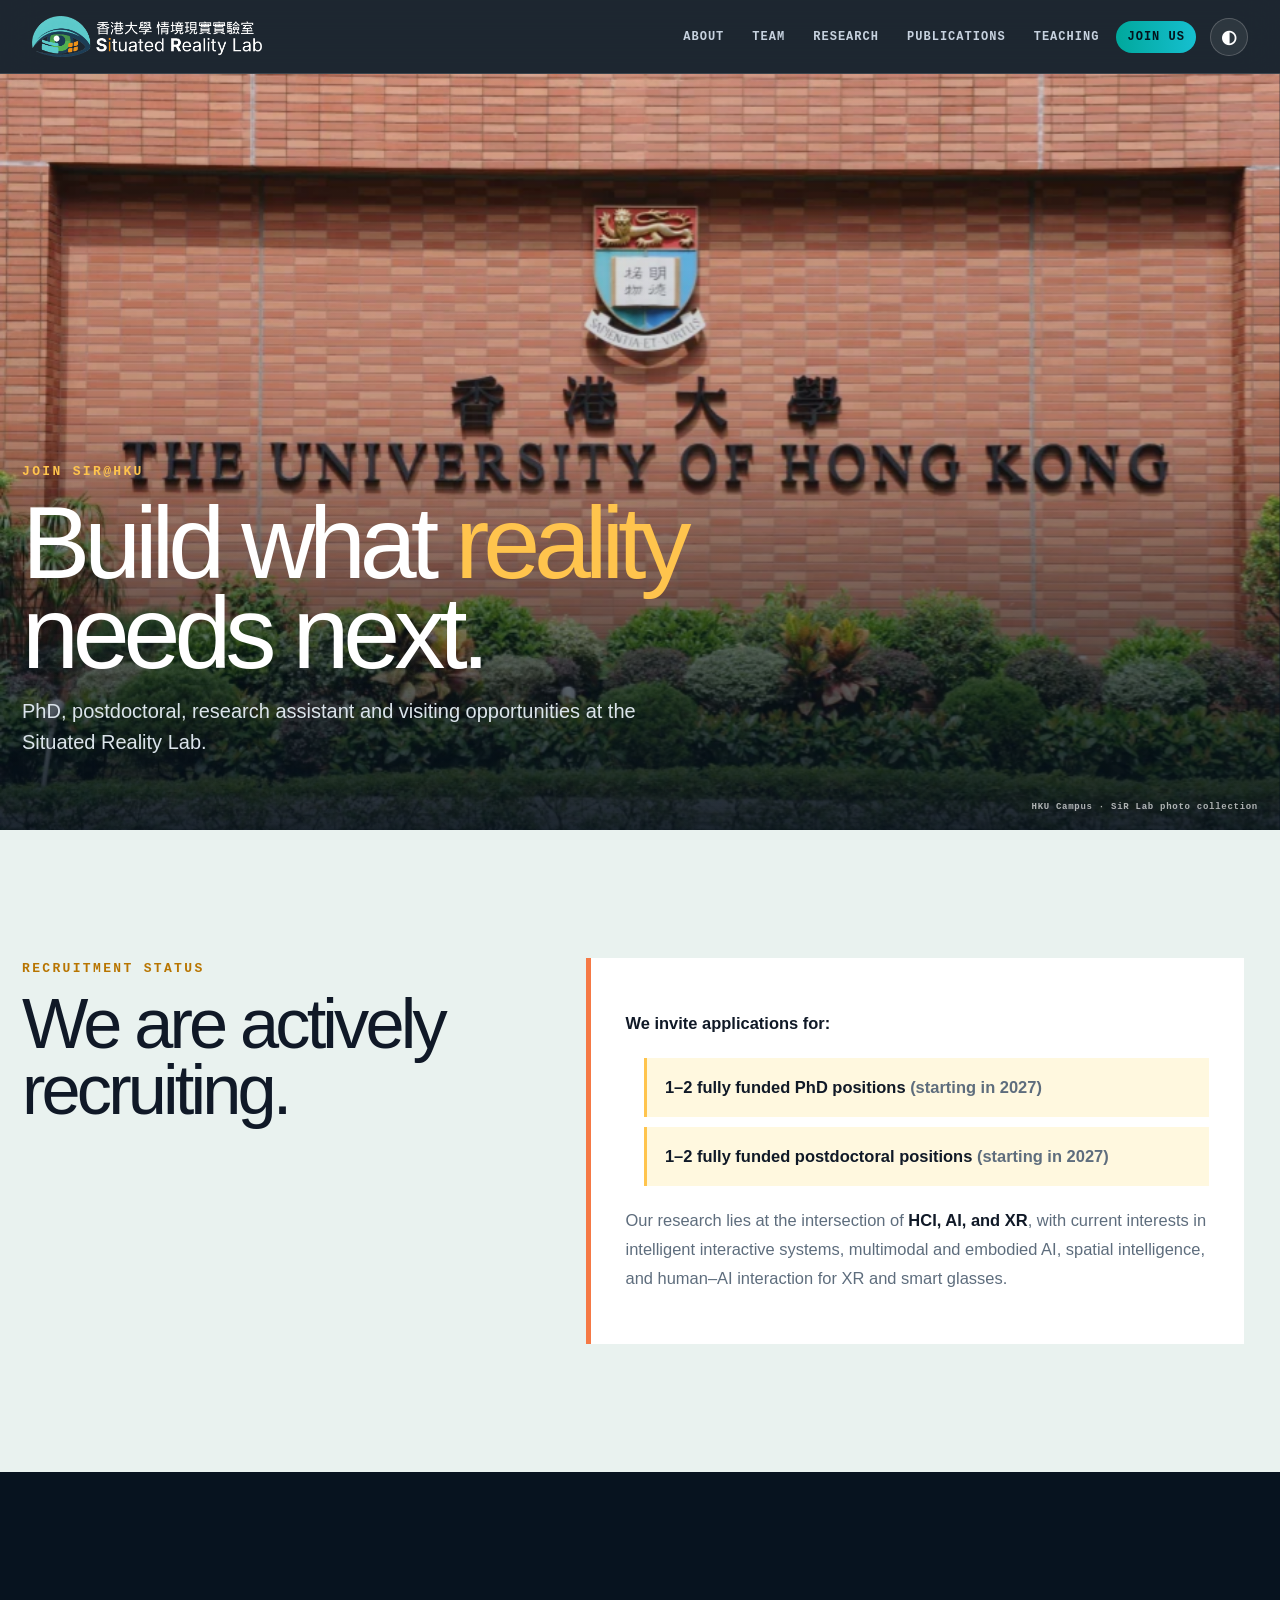
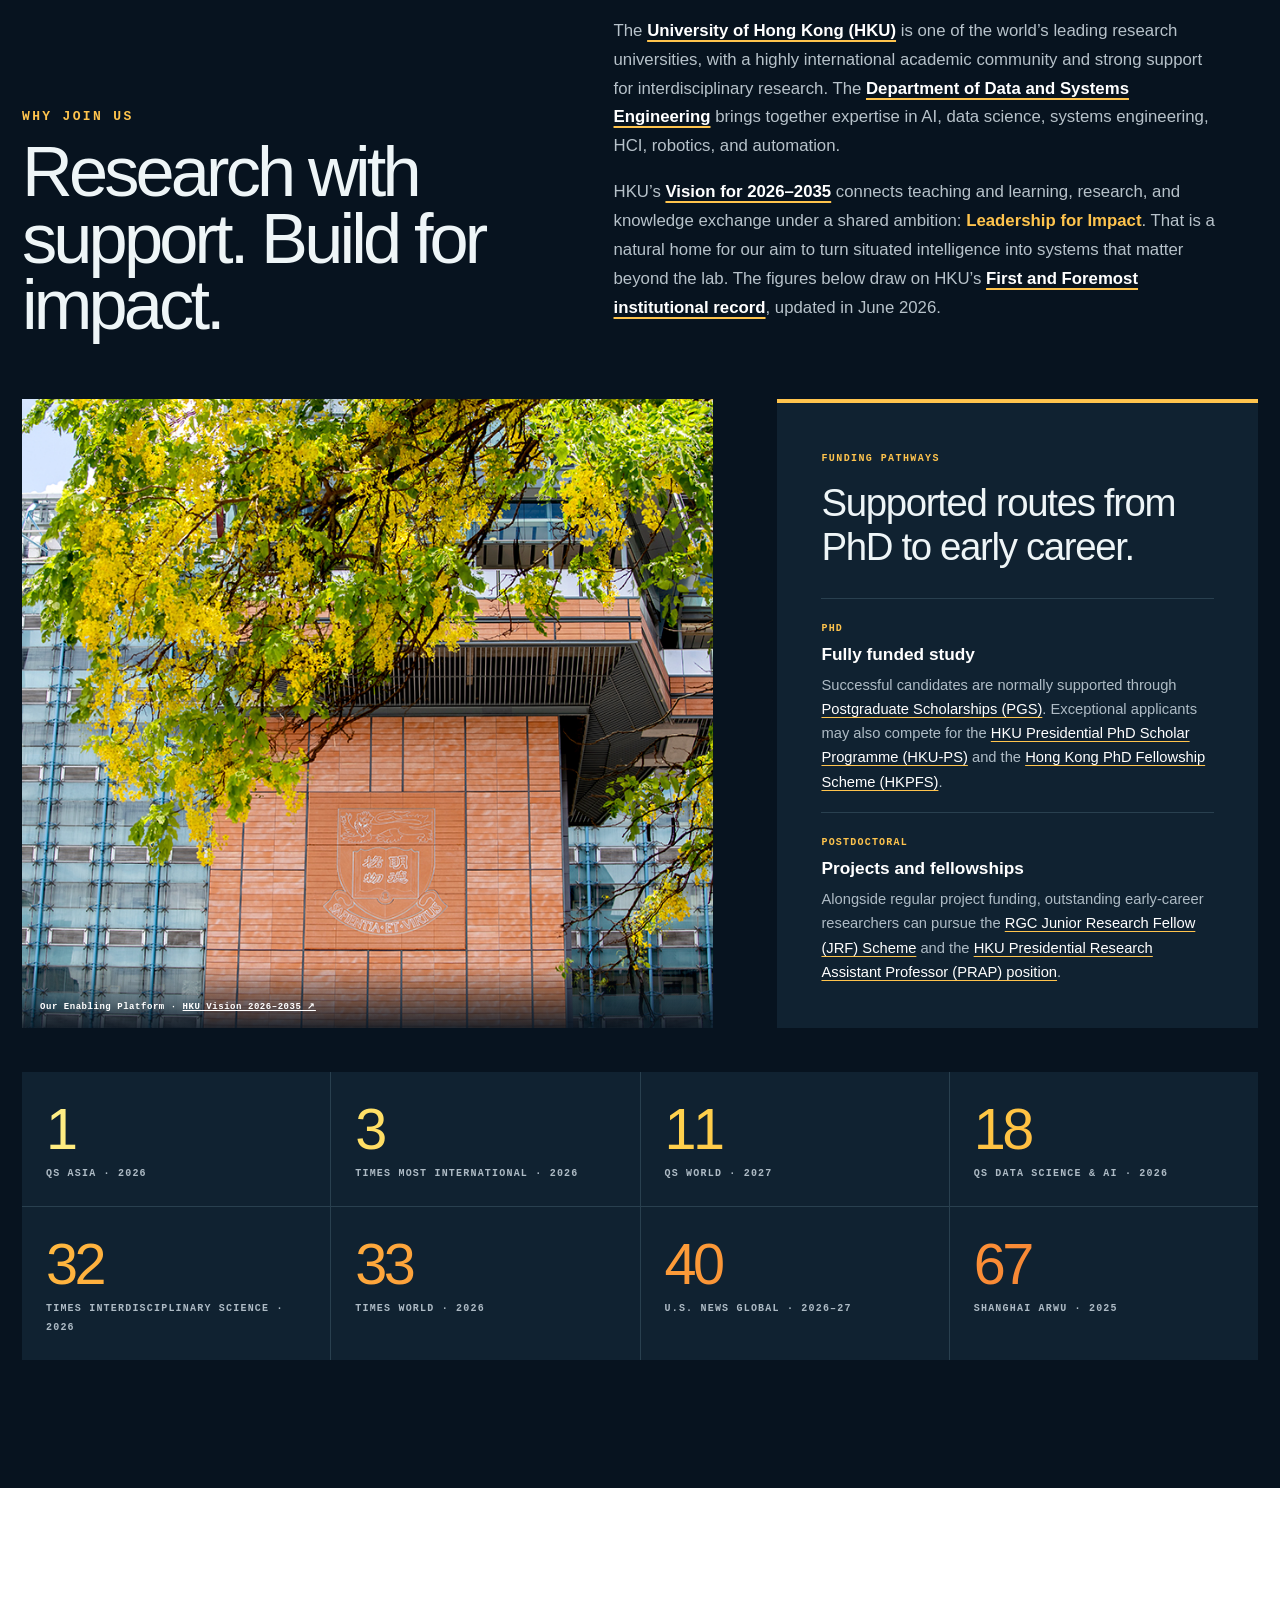
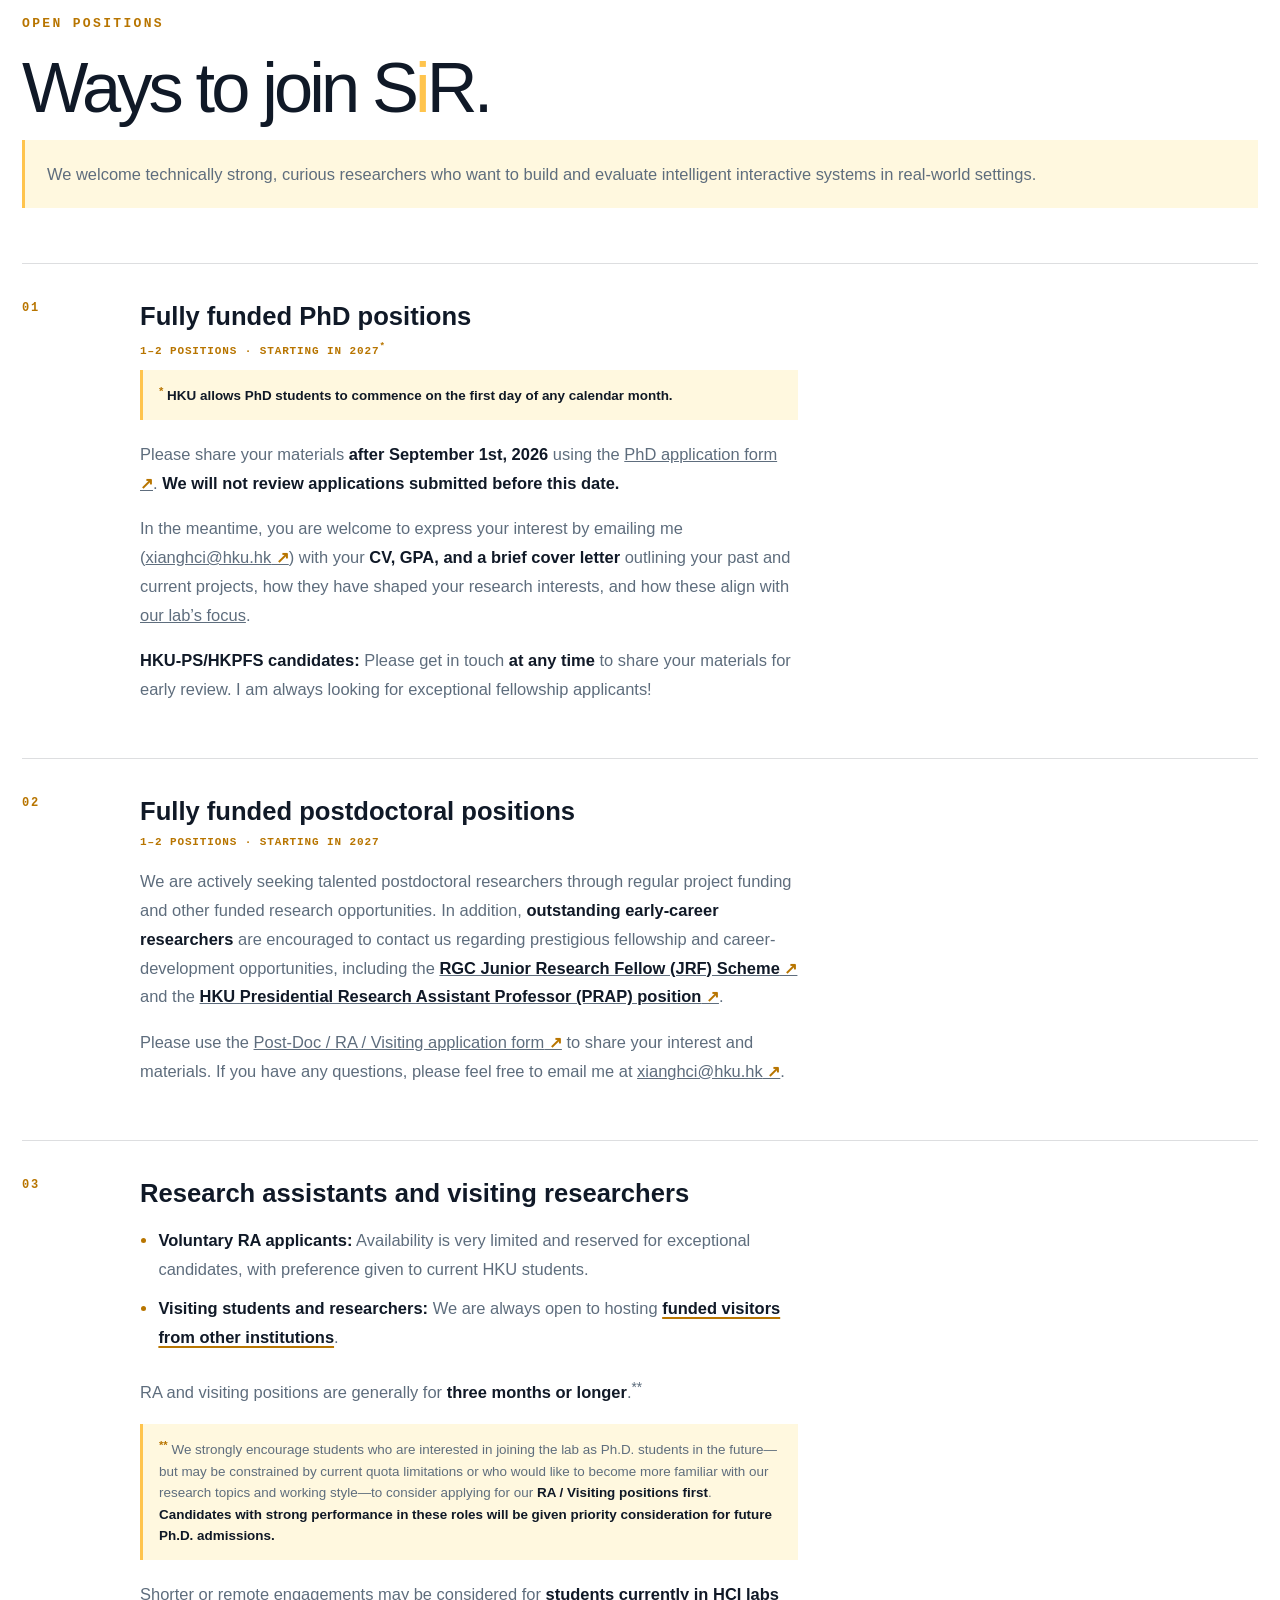
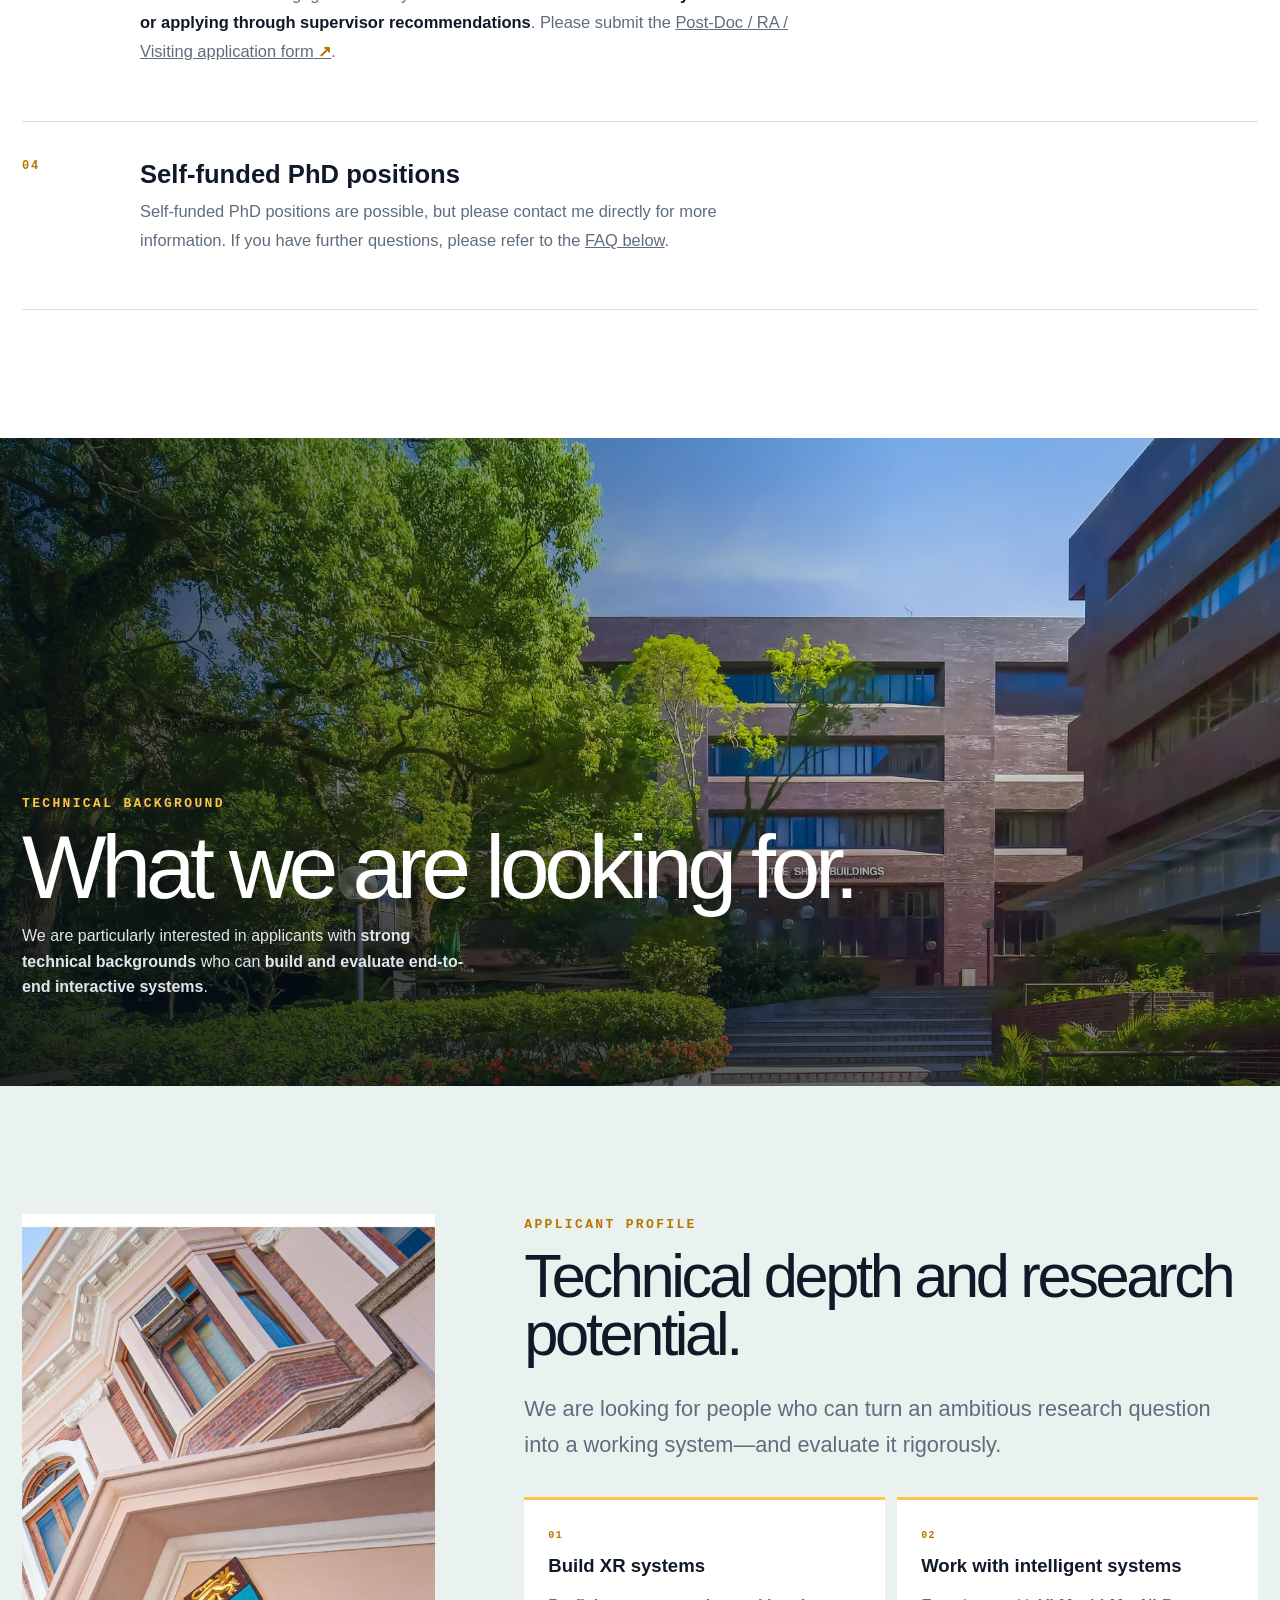
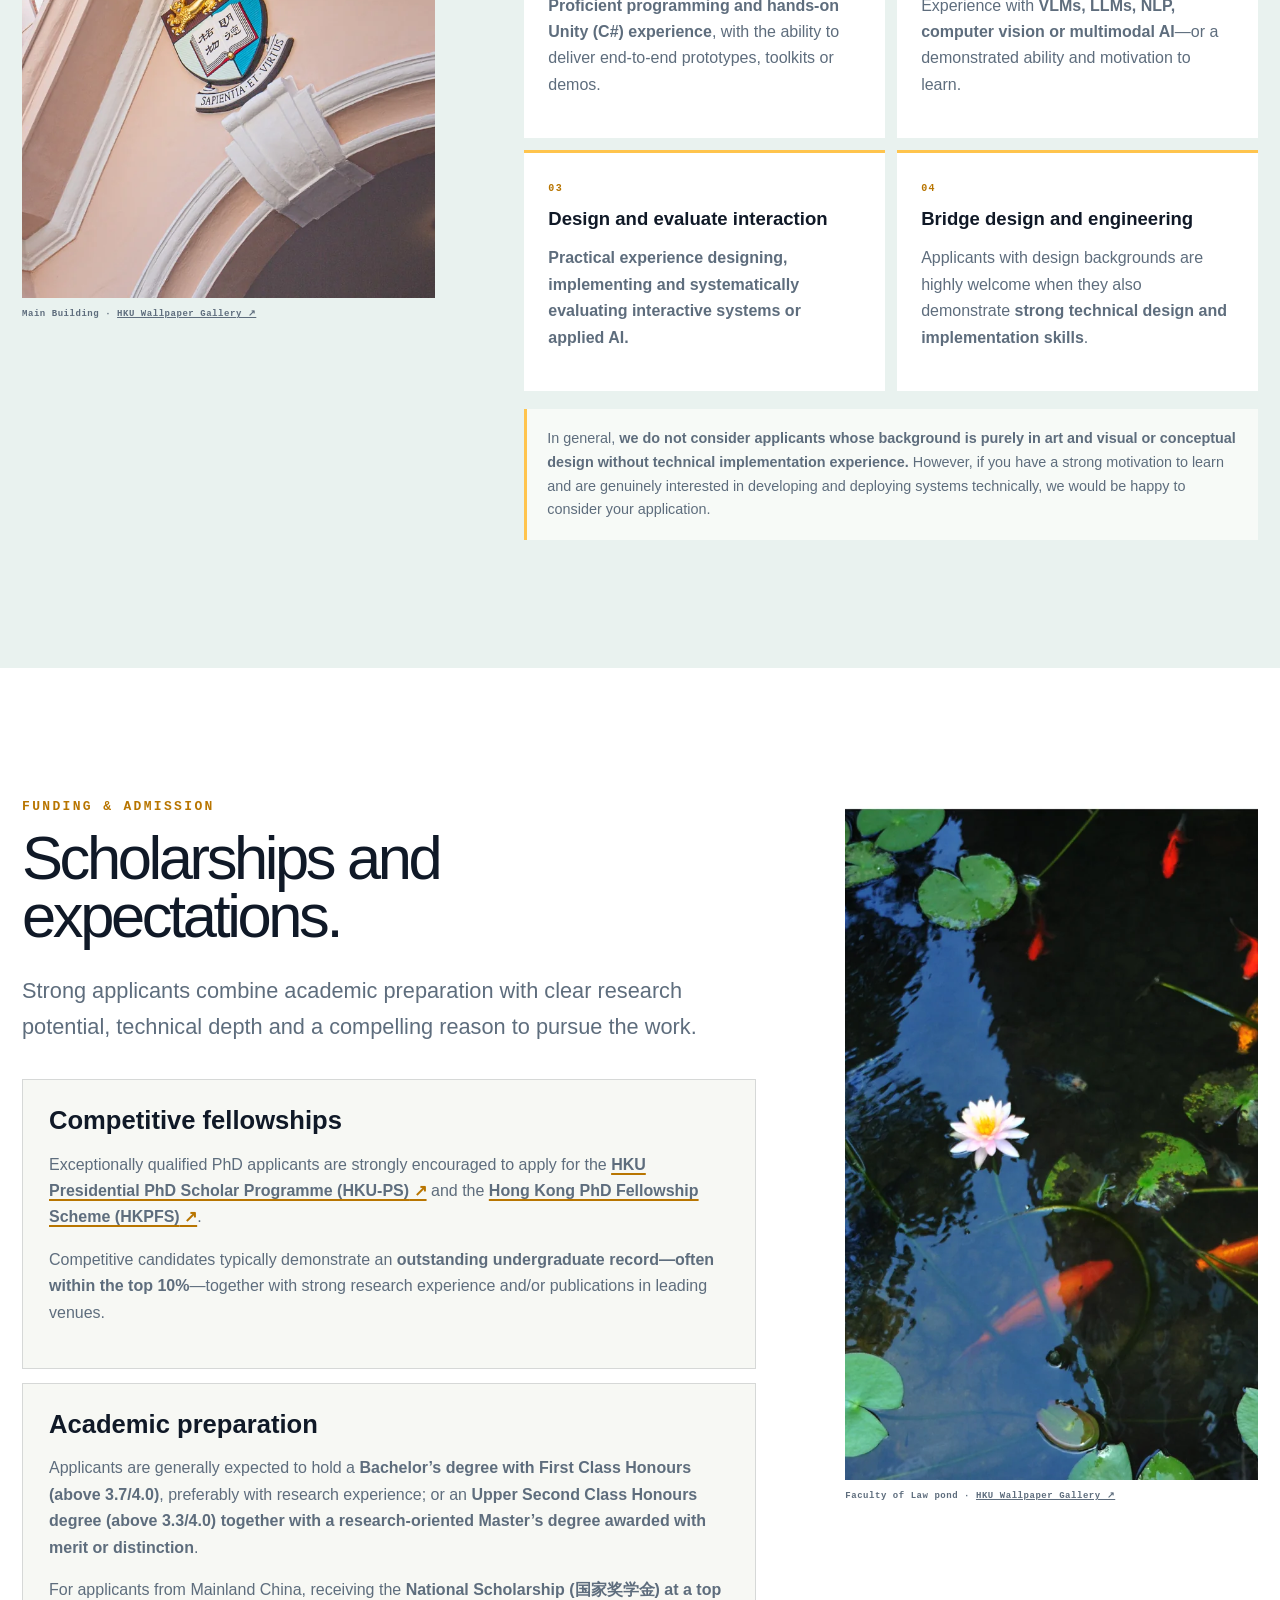
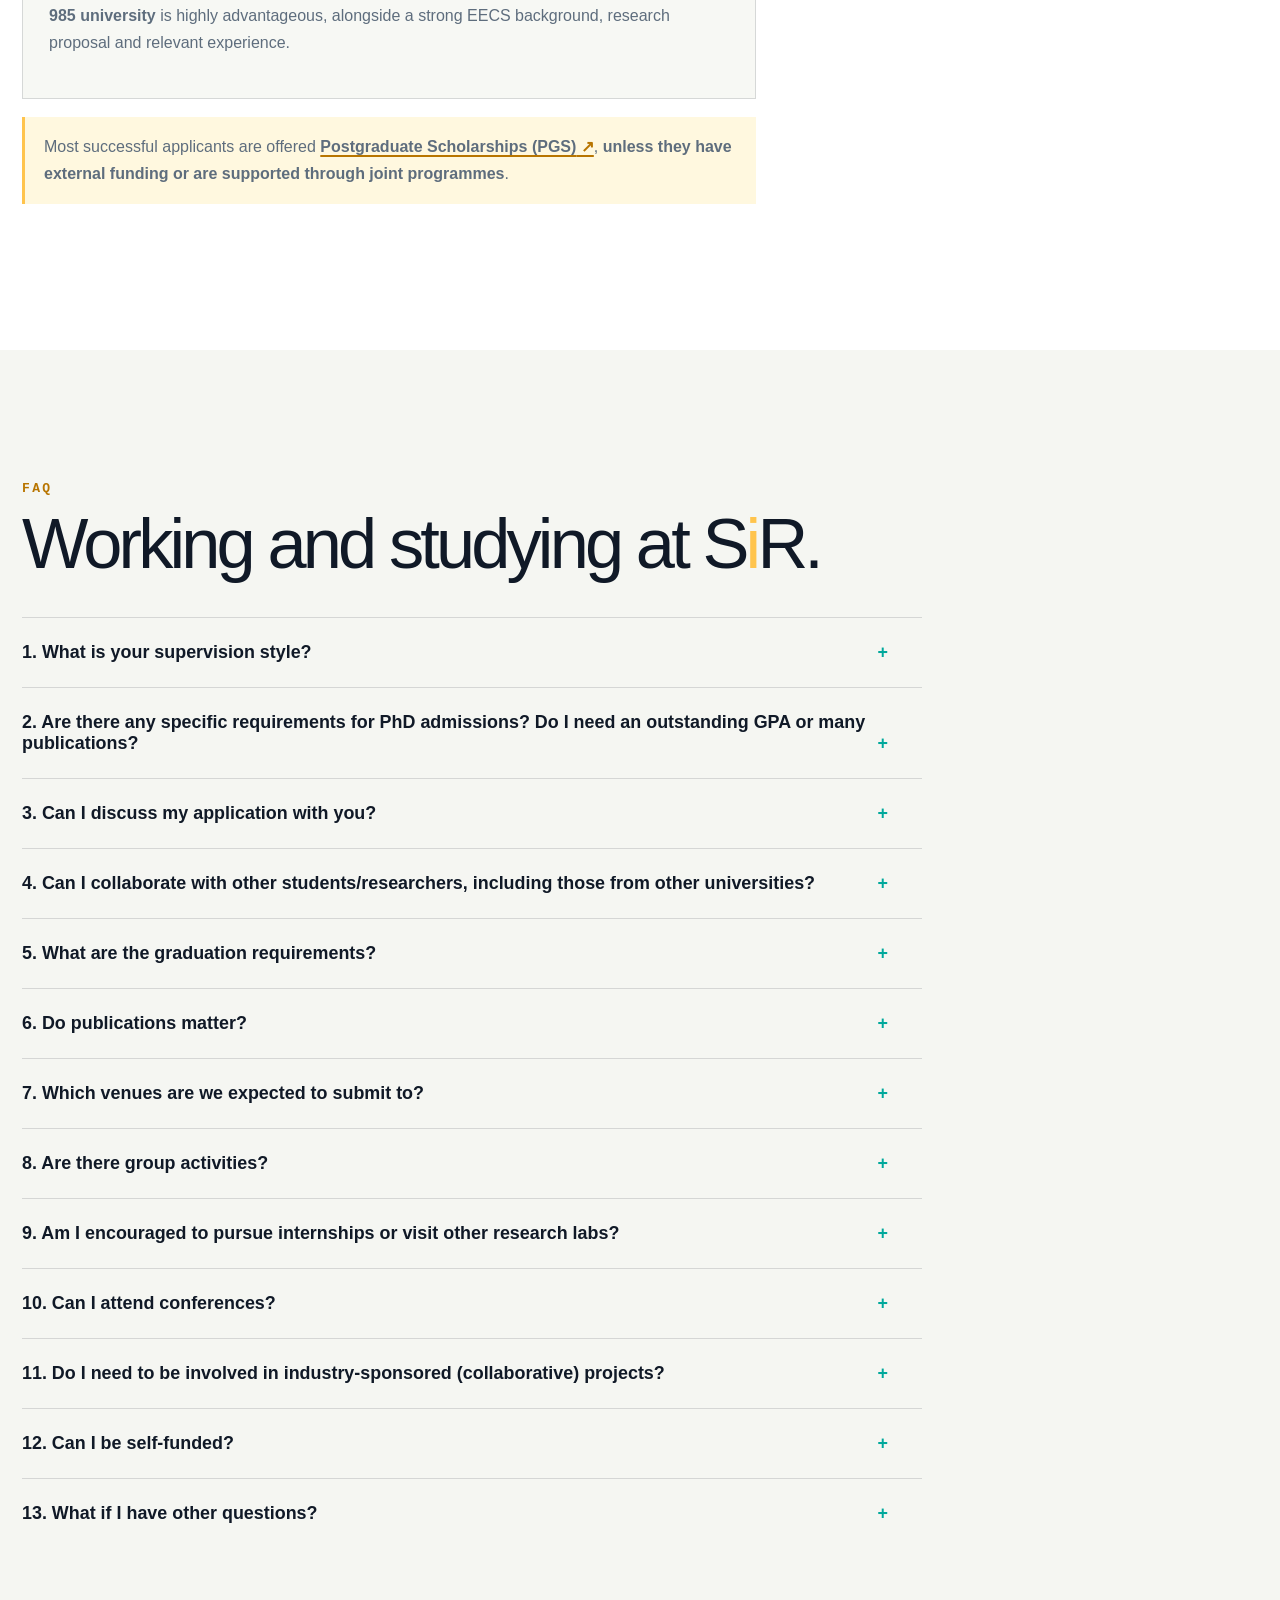
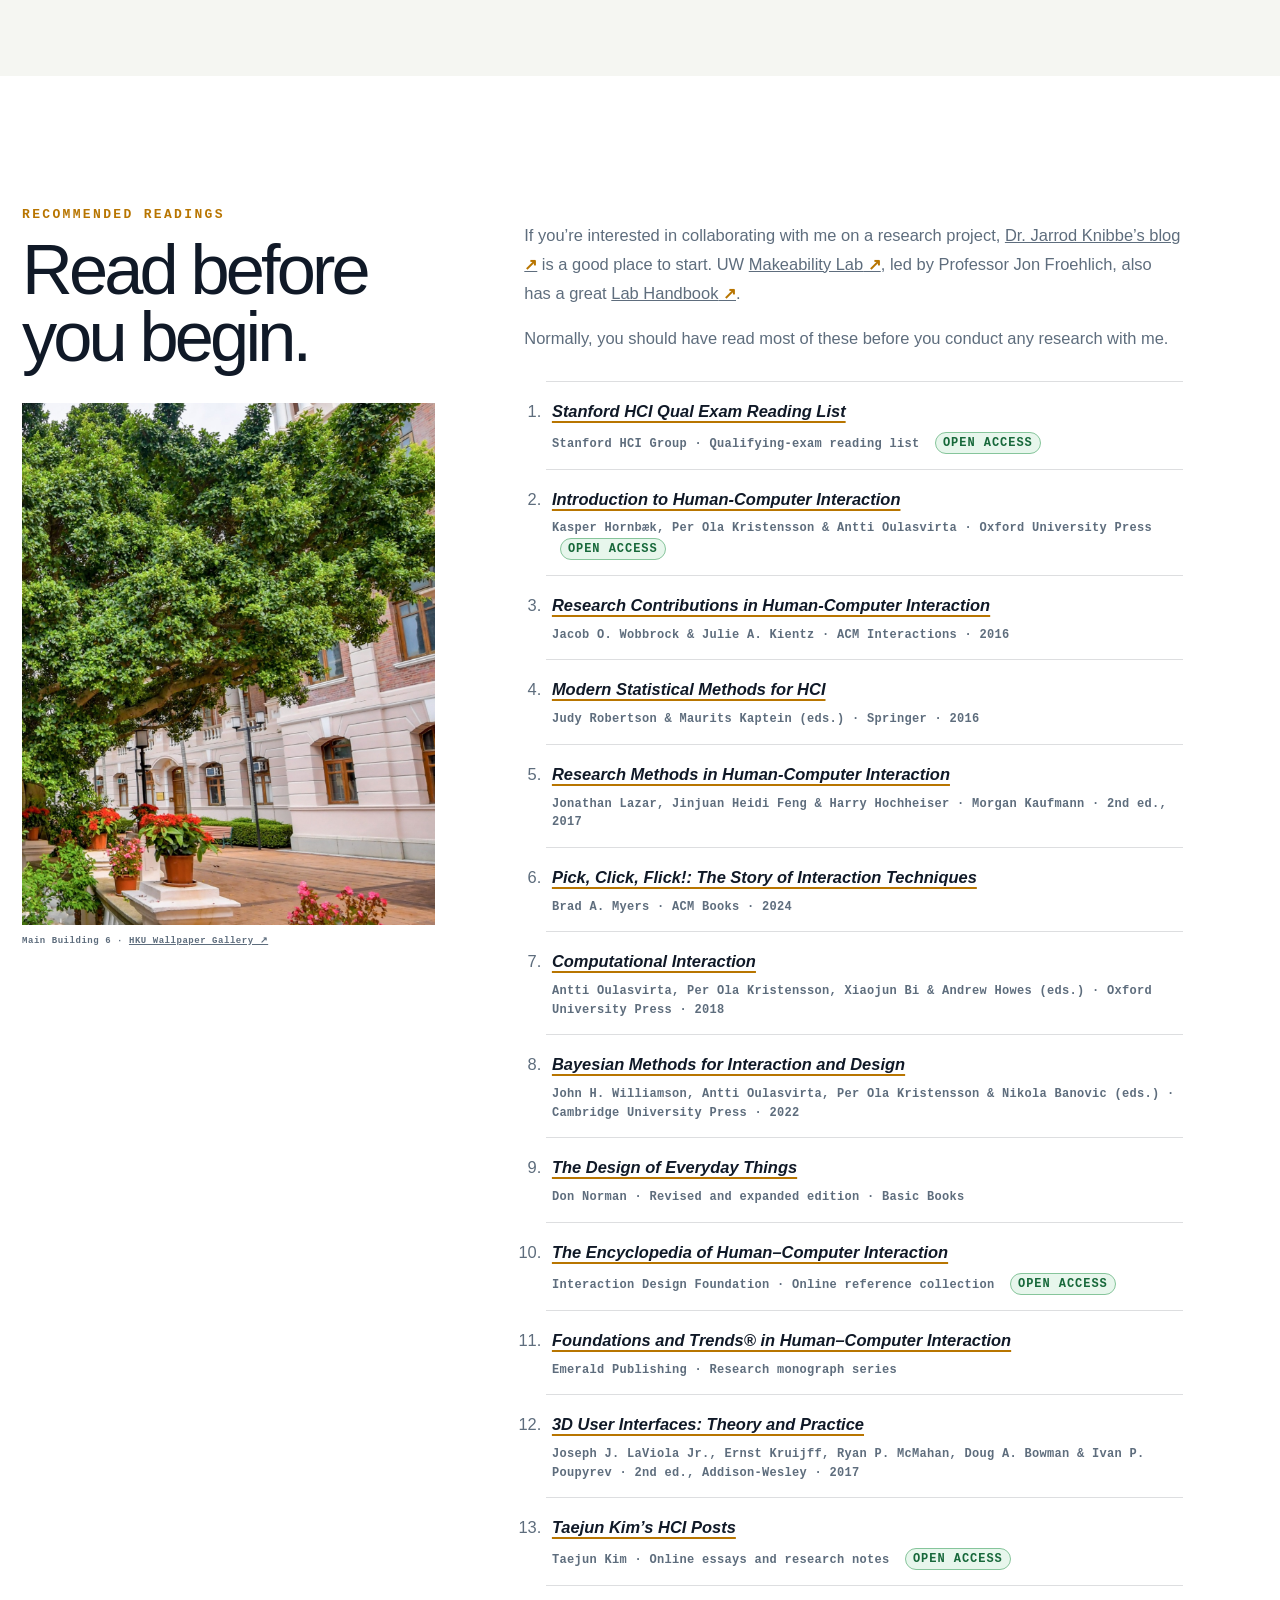
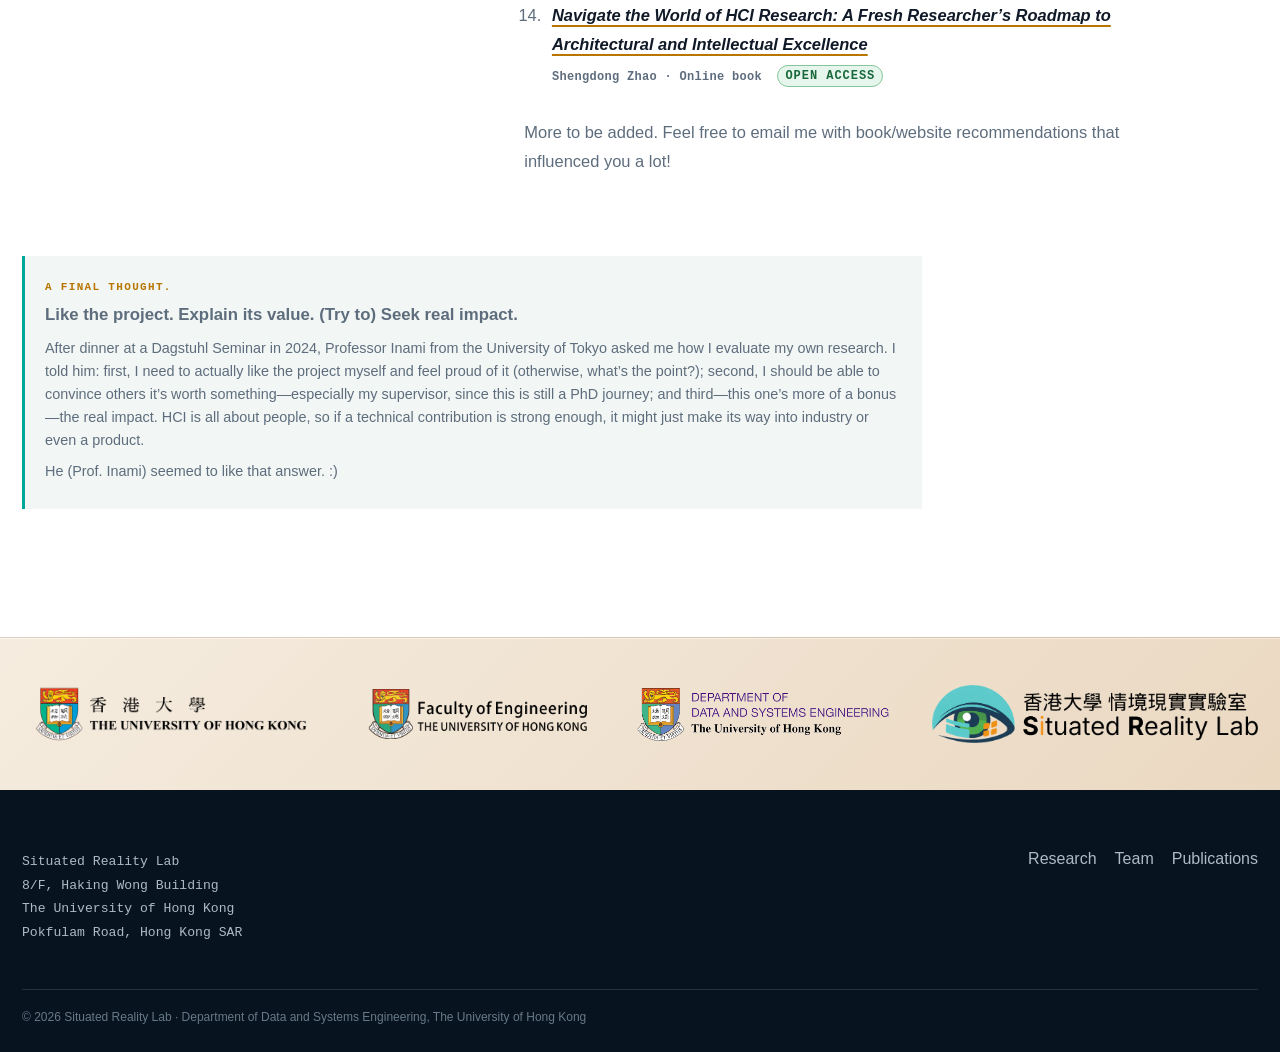
<file: join.html>
<!doctype html>
<html lang="en">
<head>
  <meta charset="utf-8">
  <meta name="viewport" content="width=device-width,initial-scale=1">
  <title>Join Us — SiR@HKU</title>
  <link rel="canonical" href="https://www.situated-reality.org/join-us">
  <meta http-equiv="refresh" content="0;url=/join-us">
  <script>window.location.replace('/join-us');</script>
</head>
<body>
  <p>This page has moved to <a href="/join-us">Join Us</a>.</p>
</body>
</html>
</file>
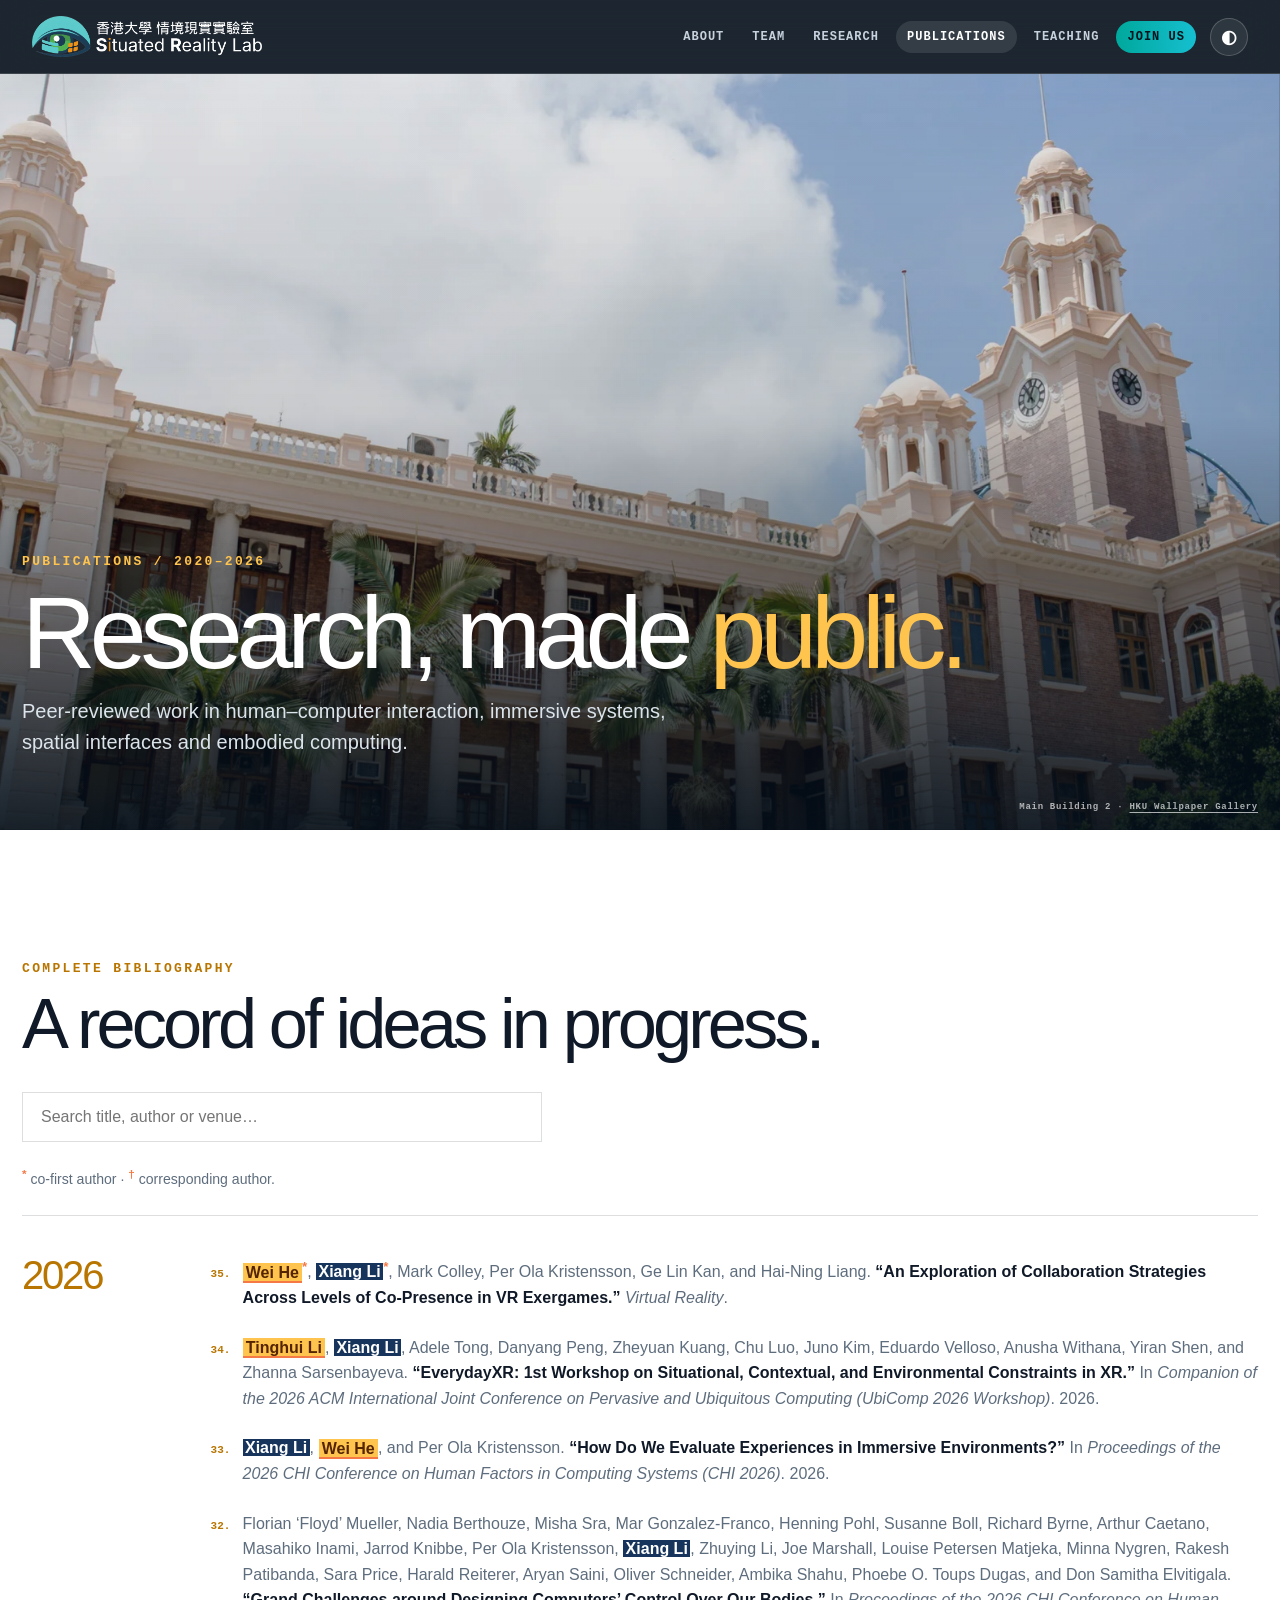
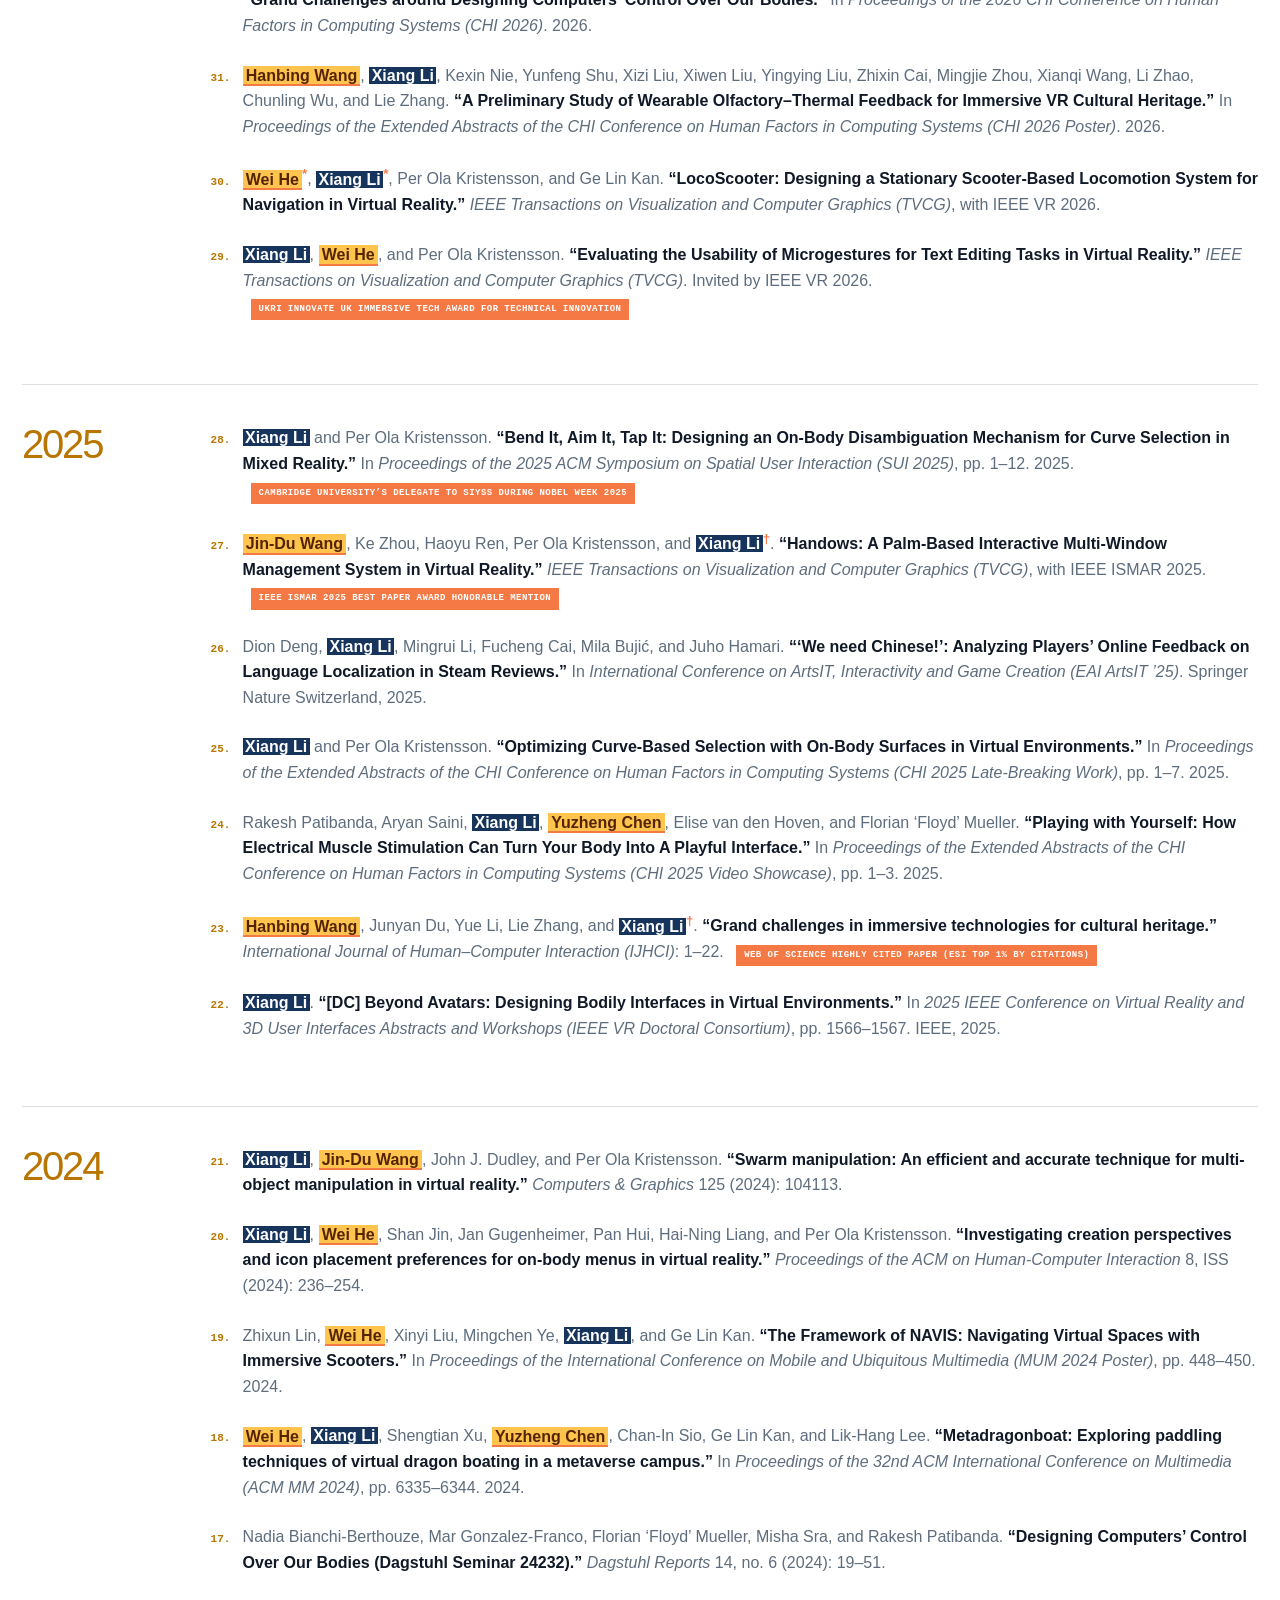
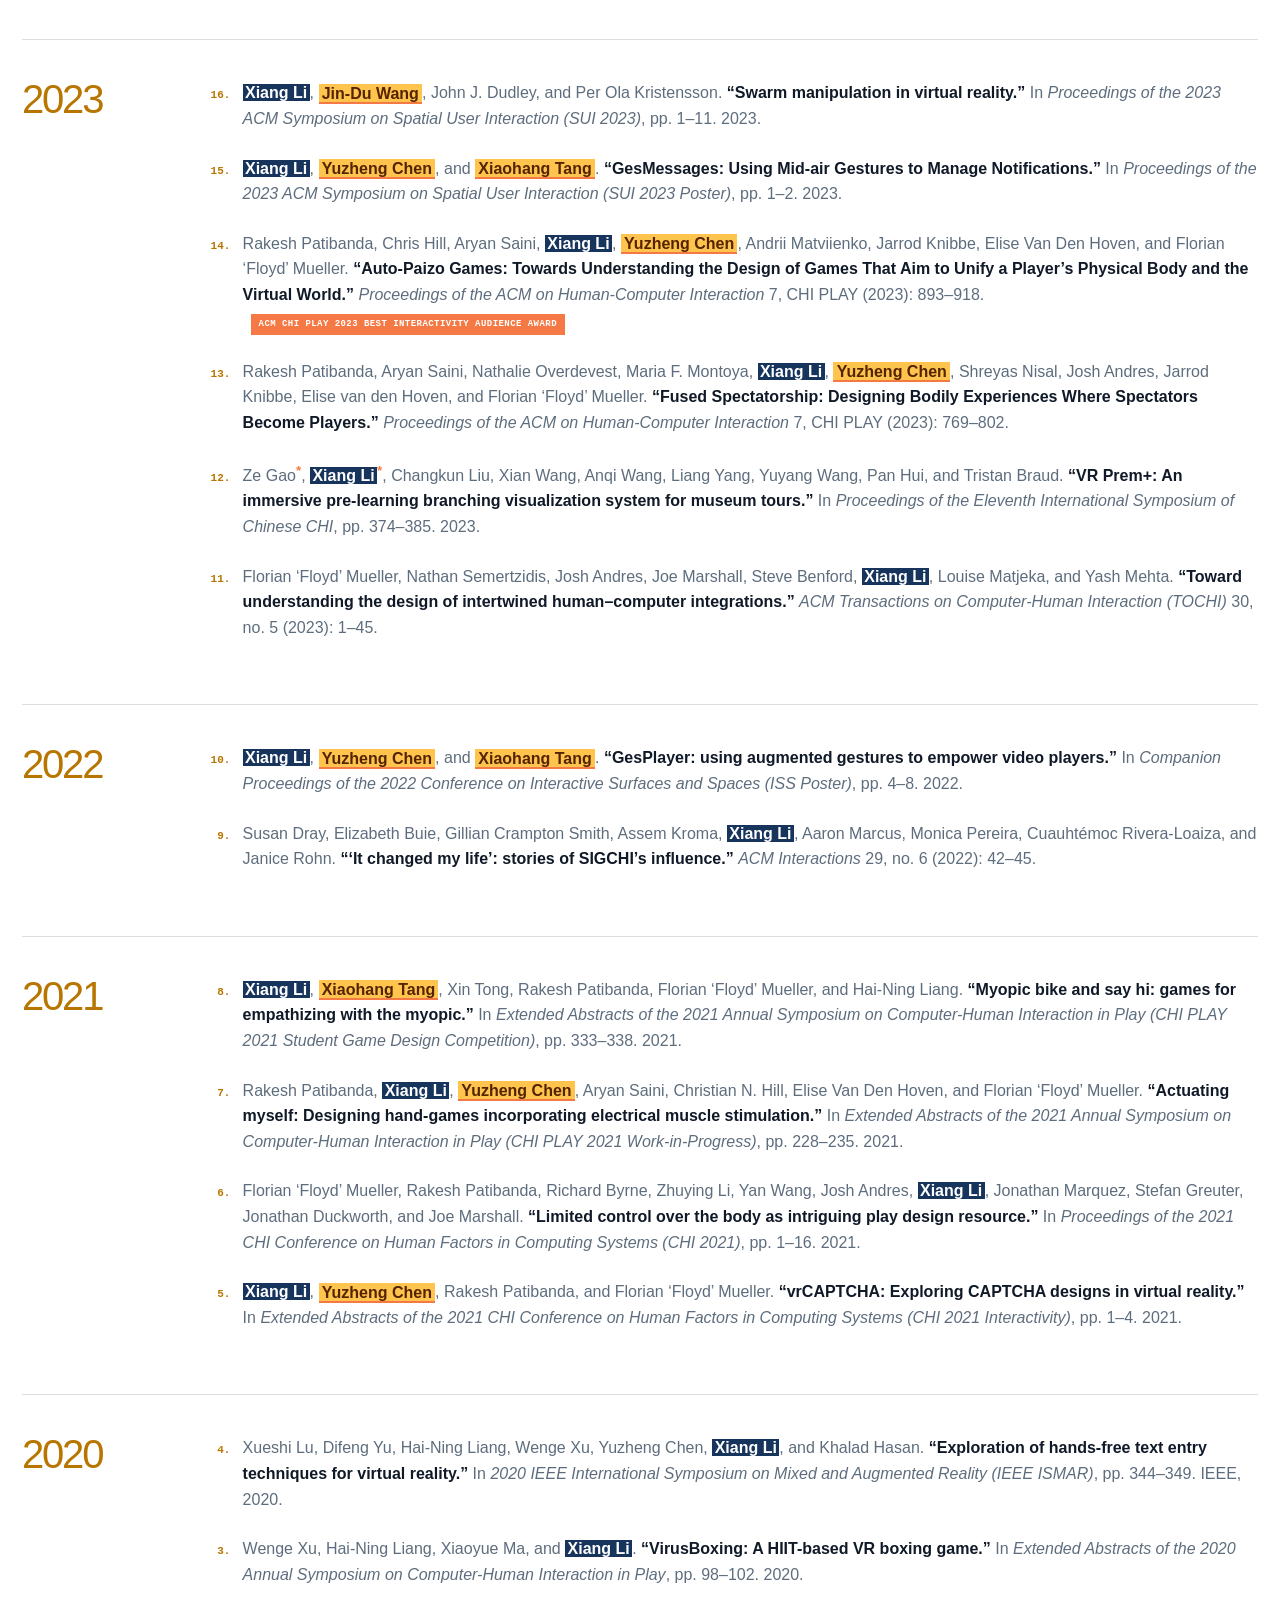
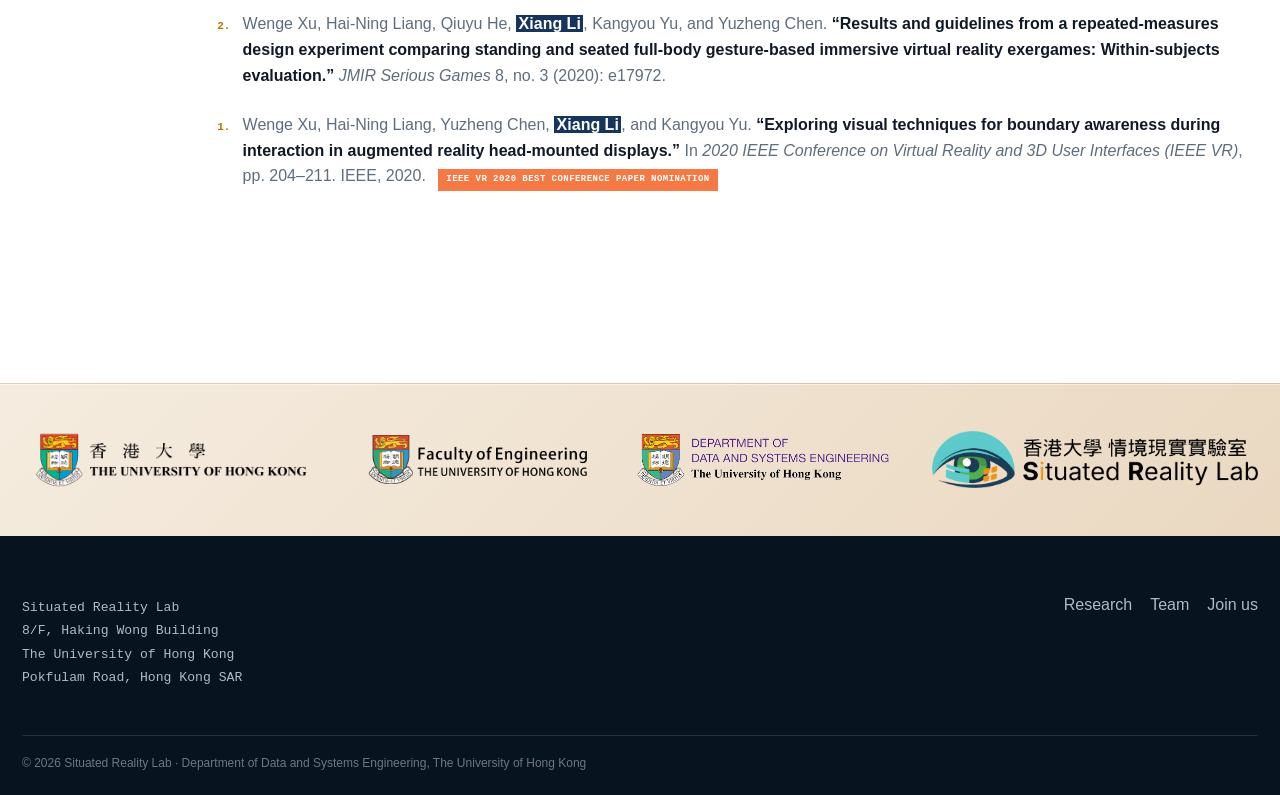
<file: publications.html>
<!doctype html><html lang="en"><head><meta charset="utf-8"><meta name="viewport" content="width=device-width,initial-scale=1"><title>Publications — SiR@HKU</title><meta name="description" content="Publications from the Situated Reality Lab at HKU."><link rel="icon" href="assets/brand/favicon.png"><link rel="stylesheet" href="site.css?v=20260717-eye-thin1"></head><body>
<header class="site-head"><a class="site-brand" href="index.html"><img src="assets/brand/sir-full-white.png" alt="Situated Reality Lab at HKU"></a><button class="nav-toggle" aria-expanded="false" aria-label="Open navigation">☰</button><nav class="site-nav"><a href="index.html">About</a><a href="team.html">Team</a><a href="research.html">Research</a><a href="publications.html" aria-current="page">Publications</a><a href="teaching.html">Teaching</a><a class="join-pill" href="/join-us">Join us</a></nav></header>
<main><section class="campus-hero"><img src="assets/campus/main-building-2.webp" alt="The historic HKU Main Building beneath a clear sky"><div class="hero-copy"><span class="eyebrow">Publications / 2020–2026</span><h1>Research, made <span class="text-accent">public.</span></h1><p>Peer-reviewed work in human–computer interaction, immersive systems, spatial interfaces and embodied computing.</p></div><small class="photo-credit">Main Building 2 · <a href="https://hku.hk/multimedia/wallpaper-gallery/page-1/">HKU Wallpaper Gallery</a></small></section>
<section class="section section--white"><span class="eyebrow">Complete bibliography</span><h2>A record of ideas in progress.</h2><div class="pub-tools"><input type="search" data-publication-search placeholder="Search title, author or venue…" aria-label="Search publications"></div><p class="publication-key"><sup>*</sup> co-first author · <sup>†</sup> corresponding author.</p>
<section class="pub-year"><h2>2026</h2><ol class="pub-list" reversed start="35"><li><mark class="team-author">Wei He</mark><sup class="pub-note">*</sup>, <mark class="author-highlight">Xiang Li</mark><sup class="pub-note">*</sup>, Mark Colley, Per Ola Kristensson, Ge Lin Kan, and Hai-Ning Liang. <strong>“An Exploration of Collaboration Strategies Across Levels of Co-Presence in VR Exergames.”</strong> <em>Virtual Reality</em>.</li><li><mark class="team-author">Tinghui Li</mark>, <mark class="author-highlight">Xiang Li</mark>, Adele Tong, Danyang Peng, Zheyuan Kuang, Chu Luo, Juno Kim, Eduardo Velloso, Anusha Withana, Yiran Shen, and Zhanna Sarsenbayeva. <strong>“EverydayXR: 1st Workshop on Situational, Contextual, and Environmental Constraints in XR.”</strong> In <em>Companion of the 2026 ACM International Joint Conference on Pervasive and Ubiquitous Computing (UbiComp 2026 Workshop)</em>. 2026.</li><li><mark class="author-highlight">Xiang Li</mark>, <mark class="team-author">Wei He</mark>, and Per Ola Kristensson. <strong>“How Do We Evaluate Experiences in Immersive Environments?”</strong> In <em>Proceedings of the 2026 CHI Conference on Human Factors in Computing Systems (CHI 2026)</em>. 2026.</li><li>Florian ‘Floyd’ Mueller, Nadia Berthouze, Misha Sra, Mar Gonzalez-Franco, Henning Pohl, Susanne Boll, Richard Byrne, Arthur Caetano, Masahiko Inami, Jarrod Knibbe, Per Ola Kristensson, <mark class="author-highlight">Xiang Li</mark>, Zhuying Li, Joe Marshall, Louise Petersen Matjeka, Minna Nygren, Rakesh Patibanda, Sara Price, Harald Reiterer, Aryan Saini, Oliver Schneider, Ambika Shahu, Phoebe O. Toups Dugas, and Don Samitha Elvitigala. <strong>“Grand Challenges around Designing Computers’ Control Over Our Bodies.”</strong> In <em>Proceedings of the 2026 CHI Conference on Human Factors in Computing Systems (CHI 2026)</em>. 2026.</li><li><mark class="team-author">Hanbing Wang</mark>, <mark class="author-highlight">Xiang Li</mark>, Kexin Nie, Yunfeng Shu, Xizi Liu, Xiwen Liu, Yingying Liu, Zhixin Cai, Mingjie Zhou, Xianqi Wang, Li Zhao, Chunling Wu, and Lie Zhang. <strong>“A Preliminary Study of Wearable Olfactory–Thermal Feedback for Immersive VR Cultural Heritage.”</strong> In <em>Proceedings of the Extended Abstracts of the CHI Conference on Human Factors in Computing Systems (CHI 2026 Poster)</em>. 2026.</li><li><mark class="team-author">Wei He</mark><sup class="pub-note">*</sup>, <mark class="author-highlight">Xiang Li</mark><sup class="pub-note">*</sup>, Per Ola Kristensson, and Ge Lin Kan. <strong>“LocoScooter: Designing a Stationary Scooter-Based Locomotion System for Navigation in Virtual Reality.”</strong> <em>IEEE Transactions on Visualization and Computer Graphics (TVCG)</em>, with IEEE VR 2026.</li><li><mark class="author-highlight">Xiang Li</mark>, <mark class="team-author">Wei He</mark>, and Per Ola Kristensson. <strong>“Evaluating the Usability of Microgestures for Text Editing Tasks in Virtual Reality.”</strong> <em>IEEE Transactions on Visualization and Computer Graphics (TVCG)</em>. Invited by IEEE VR 2026. <span class="badge">UKRI Innovate UK Immersive Tech Award for Technical Innovation</span></li></ol></section>
<section class="pub-year"><h2>2025</h2><ol class="pub-list" reversed start="28"><li><mark class="author-highlight">Xiang Li</mark> and Per Ola Kristensson. <strong>“Bend It, Aim It, Tap It: Designing an On-Body Disambiguation Mechanism for Curve Selection in Mixed Reality.”</strong> In <em>Proceedings of the 2025 ACM Symposium on Spatial User Interaction (SUI 2025)</em>, pp. 1–12. 2025. <span class="badge">Cambridge University’s Delegate to SIYSS during Nobel Week 2025</span></li><li><mark class="team-author">Jin-Du Wang</mark>, Ke Zhou, Haoyu Ren, Per Ola Kristensson, and <mark class="author-highlight">Xiang Li</mark><sup class="pub-note">†</sup>. <strong>“Handows: A Palm-Based Interactive Multi-Window Management System in Virtual Reality.”</strong> <em>IEEE Transactions on Visualization and Computer Graphics (TVCG)</em>, with IEEE ISMAR 2025. <span class="badge">IEEE ISMAR 2025 Best Paper Award Honorable Mention</span></li><li>Dion Deng, <mark class="author-highlight">Xiang Li</mark>, Mingrui Li, Fucheng Cai, Mila Bujić, and Juho Hamari. <strong>“‘We need Chinese!’: Analyzing Players’ Online Feedback on Language Localization in Steam Reviews.”</strong> In <em>International Conference on ArtsIT, Interactivity and Game Creation (EAI ArtsIT ’25)</em>. Springer Nature Switzerland, 2025.</li><li><mark class="author-highlight">Xiang Li</mark> and Per Ola Kristensson. <strong>“Optimizing Curve-Based Selection with On-Body Surfaces in Virtual Environments.”</strong> In <em>Proceedings of the Extended Abstracts of the CHI Conference on Human Factors in Computing Systems (CHI 2025 Late-Breaking Work)</em>, pp. 1–7. 2025.</li><li>Rakesh Patibanda, Aryan Saini, <mark class="author-highlight">Xiang Li</mark>, <mark class="team-author">Yuzheng Chen</mark>, Elise van den Hoven, and Florian ‘Floyd’ Mueller. <strong>“Playing with Yourself: How Electrical Muscle Stimulation Can Turn Your Body Into A Playful Interface.”</strong> In <em>Proceedings of the Extended Abstracts of the CHI Conference on Human Factors in Computing Systems (CHI 2025 Video Showcase)</em>, pp. 1–3. 2025.</li><li><mark class="team-author">Hanbing Wang</mark>, Junyan Du, Yue Li, Lie Zhang, and <mark class="author-highlight">Xiang Li</mark><sup class="pub-note">†</sup>. <strong>“Grand challenges in immersive technologies for cultural heritage.”</strong> <em>International Journal of Human–Computer Interaction (IJHCI)</em>: 1–22. <span class="badge">Web of Science Highly Cited Paper (ESI Top 1% by citations)</span></li><li><mark class="author-highlight">Xiang Li</mark>. <strong>“[DC] Beyond Avatars: Designing Bodily Interfaces in Virtual Environments.”</strong> In <em>2025 IEEE Conference on Virtual Reality and 3D User Interfaces Abstracts and Workshops (IEEE VR Doctoral Consortium)</em>, pp. 1566–1567. IEEE, 2025.</li></ol></section>
<section class="pub-year"><h2>2024</h2><ol class="pub-list" reversed start="21"><li><mark class="author-highlight">Xiang Li</mark>, <mark class="team-author">Jin-Du Wang</mark>, John J. Dudley, and Per Ola Kristensson. <strong>“Swarm manipulation: An efficient and accurate technique for multi-object manipulation in virtual reality.”</strong> <em>Computers & Graphics</em> 125 (2024): 104113.</li><li><mark class="author-highlight">Xiang Li</mark>, <mark class="team-author">Wei He</mark>, Shan Jin, Jan Gugenheimer, Pan Hui, Hai-Ning Liang, and Per Ola Kristensson. <strong>“Investigating creation perspectives and icon placement preferences for on-body menus in virtual reality.”</strong> <em>Proceedings of the ACM on Human-Computer Interaction</em> 8, ISS (2024): 236–254.</li><li>Zhixun Lin, <mark class="team-author">Wei He</mark>, Xinyi Liu, Mingchen Ye, <mark class="author-highlight">Xiang Li</mark>, and Ge Lin Kan. <strong>“The Framework of NAVIS: Navigating Virtual Spaces with Immersive Scooters.”</strong> In <em>Proceedings of the International Conference on Mobile and Ubiquitous Multimedia (MUM 2024 Poster)</em>, pp. 448–450. 2024.</li><li><mark class="team-author">Wei He</mark>, <mark class="author-highlight">Xiang Li</mark>, Shengtian Xu, <mark class="team-author">Yuzheng Chen</mark>, Chan-In Sio, Ge Lin Kan, and Lik-Hang Lee. <strong>“Metadragonboat: Exploring paddling techniques of virtual dragon boating in a metaverse campus.”</strong> In <em>Proceedings of the 32nd ACM International Conference on Multimedia (ACM MM 2024)</em>, pp. 6335–6344. 2024.</li><li>Nadia Bianchi-Berthouze, Mar Gonzalez-Franco, Florian ‘Floyd’ Mueller, Misha Sra, and Rakesh Patibanda. <strong>“Designing Computers’ Control Over Our Bodies (Dagstuhl Seminar 24232).”</strong> <em>Dagstuhl Reports</em> 14, no. 6 (2024): 19–51.</li></ol></section>
<section class="pub-year"><h2>2023</h2><ol class="pub-list" reversed start="16"><li><mark class="author-highlight">Xiang Li</mark>, <mark class="team-author">Jin-Du Wang</mark>, John J. Dudley, and Per Ola Kristensson. <strong>“Swarm manipulation in virtual reality.”</strong> In <em>Proceedings of the 2023 ACM Symposium on Spatial User Interaction (SUI 2023)</em>, pp. 1–11. 2023.</li><li><mark class="author-highlight">Xiang Li</mark>, <mark class="team-author">Yuzheng Chen</mark>, and <mark class="team-author">Xiaohang Tang</mark>. <strong>“GesMessages: Using Mid-air Gestures to Manage Notifications.”</strong> In <em>Proceedings of the 2023 ACM Symposium on Spatial User Interaction (SUI 2023 Poster)</em>, pp. 1–2. 2023.</li><li>Rakesh Patibanda, Chris Hill, Aryan Saini, <mark class="author-highlight">Xiang Li</mark>, <mark class="team-author">Yuzheng Chen</mark>, Andrii Matviienko, Jarrod Knibbe, Elise Van Den Hoven, and Florian ‘Floyd’ Mueller. <strong>“Auto-Paizo Games: Towards Understanding the Design of Games That Aim to Unify a Player’s Physical Body and the Virtual World.”</strong> <em>Proceedings of the ACM on Human-Computer Interaction</em> 7, CHI PLAY (2023): 893–918. <span class="badge">ACM CHI PLAY 2023 Best Interactivity Audience Award</span></li><li>Rakesh Patibanda, Aryan Saini, Nathalie Overdevest, Maria F. Montoya, <mark class="author-highlight">Xiang Li</mark>, <mark class="team-author">Yuzheng Chen</mark>, Shreyas Nisal, Josh Andres, Jarrod Knibbe, Elise van den Hoven, and Florian ‘Floyd’ Mueller. <strong>“Fused Spectatorship: Designing Bodily Experiences Where Spectators Become Players.”</strong> <em>Proceedings of the ACM on Human-Computer Interaction</em> 7, CHI PLAY (2023): 769–802.</li><li>Ze Gao<sup class="pub-note">*</sup>, <mark class="author-highlight">Xiang Li</mark><sup class="pub-note">*</sup>, Changkun Liu, Xian Wang, Anqi Wang, Liang Yang, Yuyang Wang, Pan Hui, and Tristan Braud. <strong>“VR Prem+: An immersive pre-learning branching visualization system for museum tours.”</strong> In <em>Proceedings of the Eleventh International Symposium of Chinese CHI</em>, pp. 374–385. 2023.</li><li>Florian ‘Floyd’ Mueller, Nathan Semertzidis, Josh Andres, Joe Marshall, Steve Benford, <mark class="author-highlight">Xiang Li</mark>, Louise Matjeka, and Yash Mehta. <strong>“Toward understanding the design of intertwined human–computer integrations.”</strong> <em>ACM Transactions on Computer-Human Interaction (TOCHI)</em> 30, no. 5 (2023): 1–45.</li></ol></section>
<section class="pub-year"><h2>2022</h2><ol class="pub-list" reversed start="10"><li><mark class="author-highlight">Xiang Li</mark>, <mark class="team-author">Yuzheng Chen</mark>, and <mark class="team-author">Xiaohang Tang</mark>. <strong>“GesPlayer: using augmented gestures to empower video players.”</strong> In <em>Companion Proceedings of the 2022 Conference on Interactive Surfaces and Spaces (ISS Poster)</em>, pp. 4–8. 2022.</li><li>Susan Dray, Elizabeth Buie, Gillian Crampton Smith, Assem Kroma, <mark class="author-highlight">Xiang Li</mark>, Aaron Marcus, Monica Pereira, Cuauhtémoc Rivera-Loaiza, and Janice Rohn. <strong>“‘It changed my life’: stories of SIGCHI’s influence.”</strong> <em>ACM Interactions</em> 29, no. 6 (2022): 42–45.</li></ol></section>
<section class="pub-year"><h2>2021</h2><ol class="pub-list" reversed start="8"><li><mark class="author-highlight">Xiang Li</mark>, <mark class="team-author">Xiaohang Tang</mark>, Xin Tong, Rakesh Patibanda, Florian ‘Floyd’ Mueller, and Hai-Ning Liang. <strong>“Myopic bike and say hi: games for empathizing with the myopic.”</strong> In <em>Extended Abstracts of the 2021 Annual Symposium on Computer-Human Interaction in Play (CHI PLAY 2021 Student Game Design Competition)</em>, pp. 333–338. 2021.</li><li>Rakesh Patibanda, <mark class="author-highlight">Xiang Li</mark>, <mark class="team-author">Yuzheng Chen</mark>, Aryan Saini, Christian N. Hill, Elise Van Den Hoven, and Florian ‘Floyd’ Mueller. <strong>“Actuating myself: Designing hand-games incorporating electrical muscle stimulation.”</strong> In <em>Extended Abstracts of the 2021 Annual Symposium on Computer-Human Interaction in Play (CHI PLAY 2021 Work-in-Progress)</em>, pp. 228–235. 2021.</li><li>Florian ‘Floyd’ Mueller, Rakesh Patibanda, Richard Byrne, Zhuying Li, Yan Wang, Josh Andres, <mark class="author-highlight">Xiang Li</mark>, Jonathan Marquez, Stefan Greuter, Jonathan Duckworth, and Joe Marshall. <strong>“Limited control over the body as intriguing play design resource.”</strong> In <em>Proceedings of the 2021 CHI Conference on Human Factors in Computing Systems (CHI 2021)</em>, pp. 1–16. 2021.</li><li><mark class="author-highlight">Xiang Li</mark>, <mark class="team-author">Yuzheng Chen</mark>, Rakesh Patibanda, and Florian ‘Floyd’ Mueller. <strong>“vrCAPTCHA: Exploring CAPTCHA designs in virtual reality.”</strong> In <em>Extended Abstracts of the 2021 CHI Conference on Human Factors in Computing Systems (CHI 2021 Interactivity)</em>, pp. 1–4. 2021.</li></ol></section>
<section class="pub-year"><h2>2020</h2><ol class="pub-list" reversed start="4"><li>Xueshi Lu, Difeng Yu, Hai-Ning Liang, Wenge Xu, Yuzheng Chen, <mark class="author-highlight">Xiang Li</mark>, and Khalad Hasan. <strong>“Exploration of hands-free text entry techniques for virtual reality.”</strong> In <em>2020 IEEE International Symposium on Mixed and Augmented Reality (IEEE ISMAR)</em>, pp. 344–349. IEEE, 2020.</li><li>Wenge Xu, Hai-Ning Liang, Xiaoyue Ma, and <mark class="author-highlight">Xiang Li</mark>. <strong>“VirusBoxing: A HIIT-based VR boxing game.”</strong> In <em>Extended Abstracts of the 2020 Annual Symposium on Computer-Human Interaction in Play</em>, pp. 98–102. 2020.</li><li>Wenge Xu, Hai-Ning Liang, Qiuyu He, <mark class="author-highlight">Xiang Li</mark>, Kangyou Yu, and Yuzheng Chen. <strong>“Results and guidelines from a repeated-measures design experiment comparing standing and seated full-body gesture-based immersive virtual reality exergames: Within-subjects evaluation.”</strong> <em>JMIR Serious Games</em> 8, no. 3 (2020): e17972.</li><li>Wenge Xu, Hai-Ning Liang, Yuzheng Chen, <mark class="author-highlight">Xiang Li</mark>, and Kangyou Yu. <strong>“Exploring visual techniques for boundary awareness during interaction in augmented reality head-mounted displays.”</strong> In <em>2020 IEEE Conference on Virtual Reality and 3D User Interfaces (IEEE VR)</em>, pp. 204–211. IEEE, 2020. <span class="badge">IEEE VR 2020 Best Conference Paper Nomination</span></li></ol></section>
</section></main><div class="logo-strip"><img src="assets/brand/hku-logo.png" alt="The University of Hong Kong"><img src="assets/brand/engineering-logo.png" alt="Faculty of Engineering"><img src="assets/brand/dase-logo.png" alt="Department of Data and Systems Engineering"><img src="assets/brand/sir-full.png" alt="Situated Reality Lab"></div><footer class="site-foot"><div class="foot-grid"><address>Situated Reality Lab<br>8/F, Haking Wong Building<br>The University of Hong Kong<br>Pokfulam Road, Hong Kong SAR</address><nav><a href="research.html">Research</a><a href="team.html">Team</a><a href="/join-us">Join us</a></nav></div><div class="copyright">© 2026 Situated Reality Lab · Department of Data and Systems Engineering, The University of Hong Kong</div></footer><script src="site.js?v=20260717-about-eye3"></script></body></html>
</file>
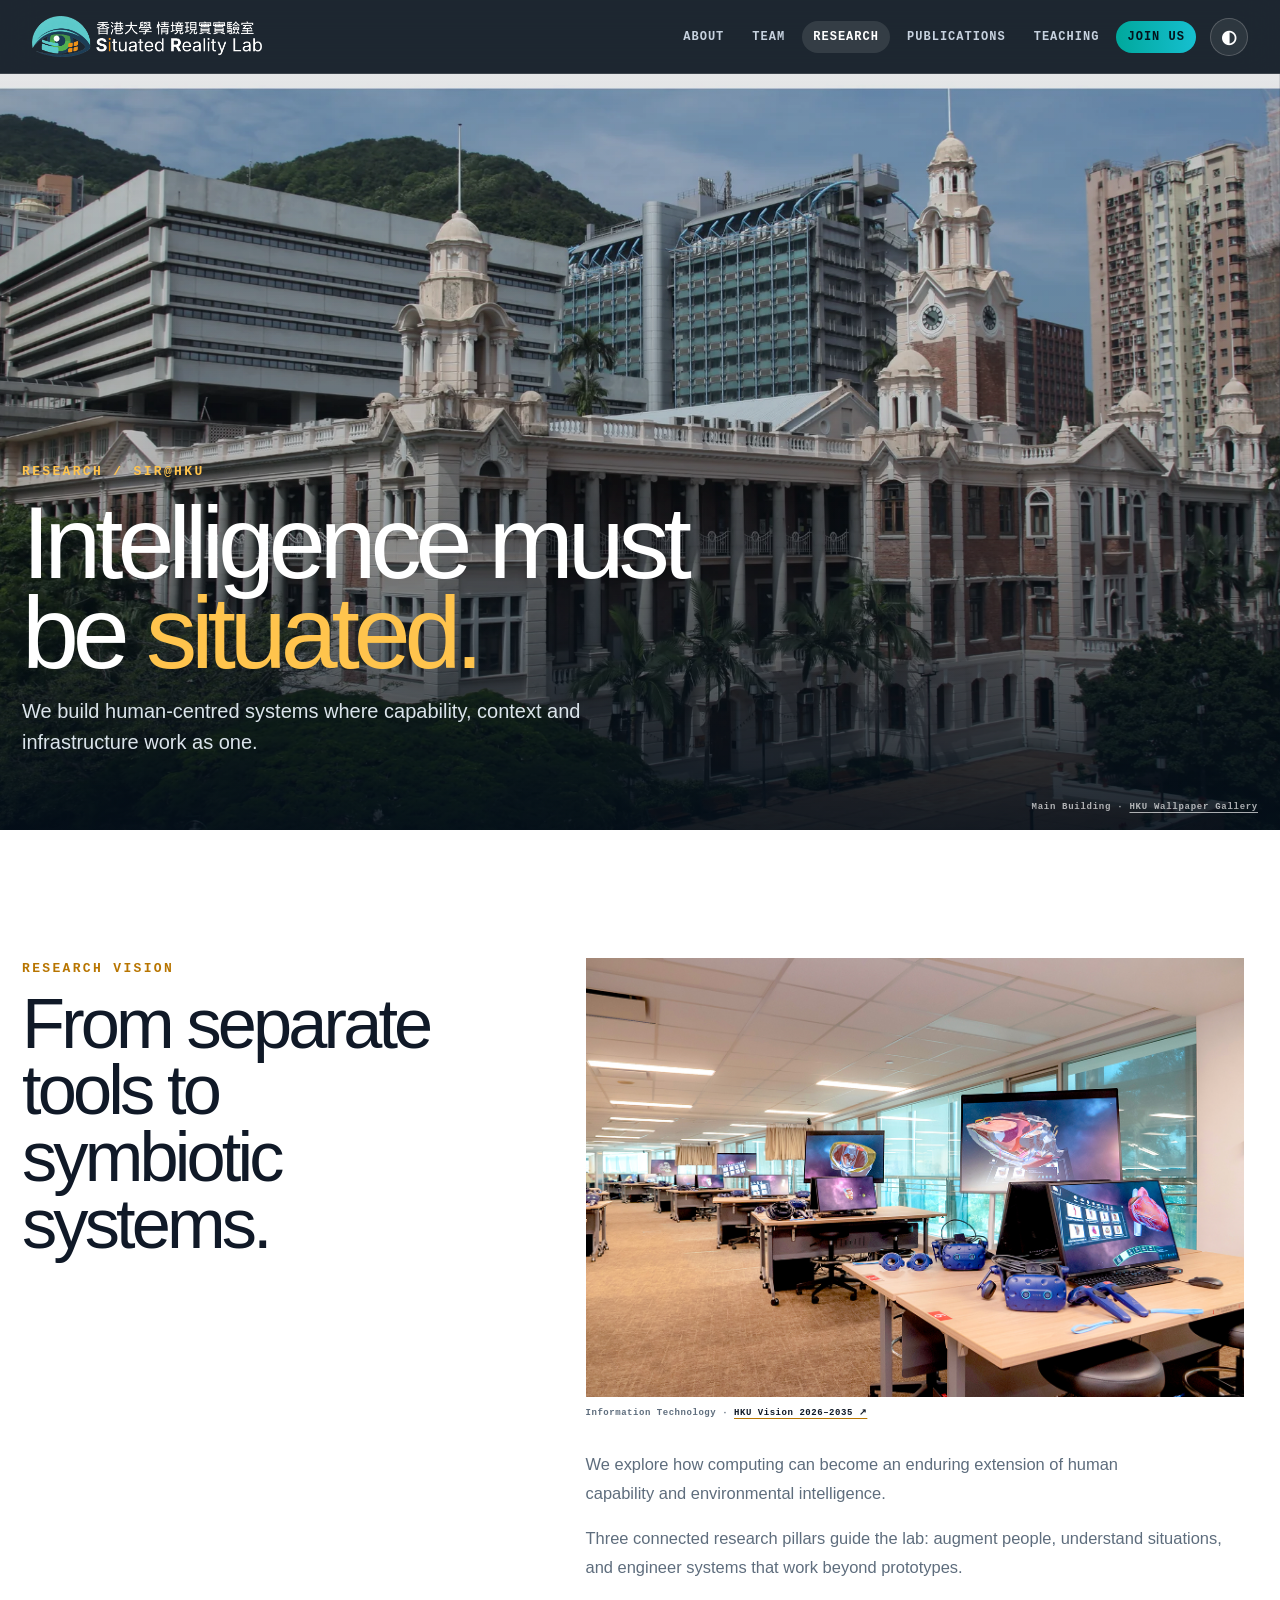
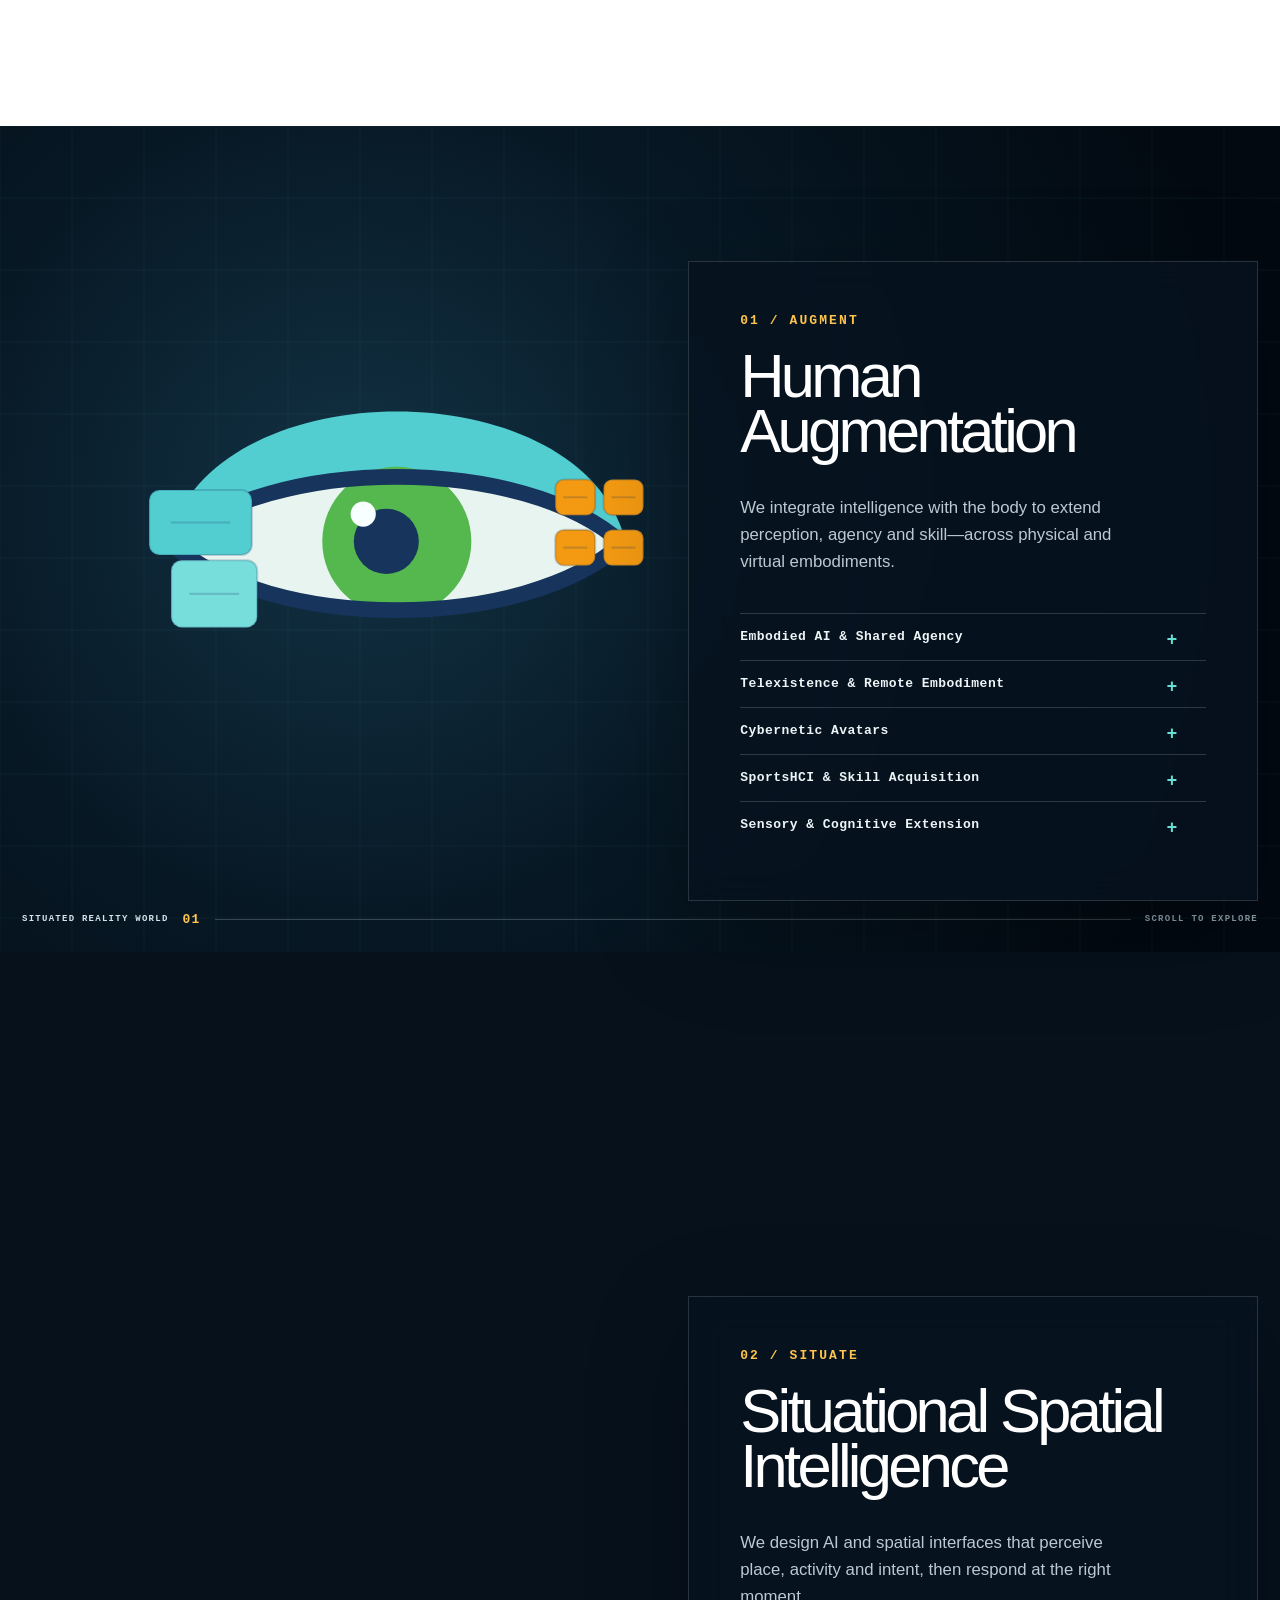
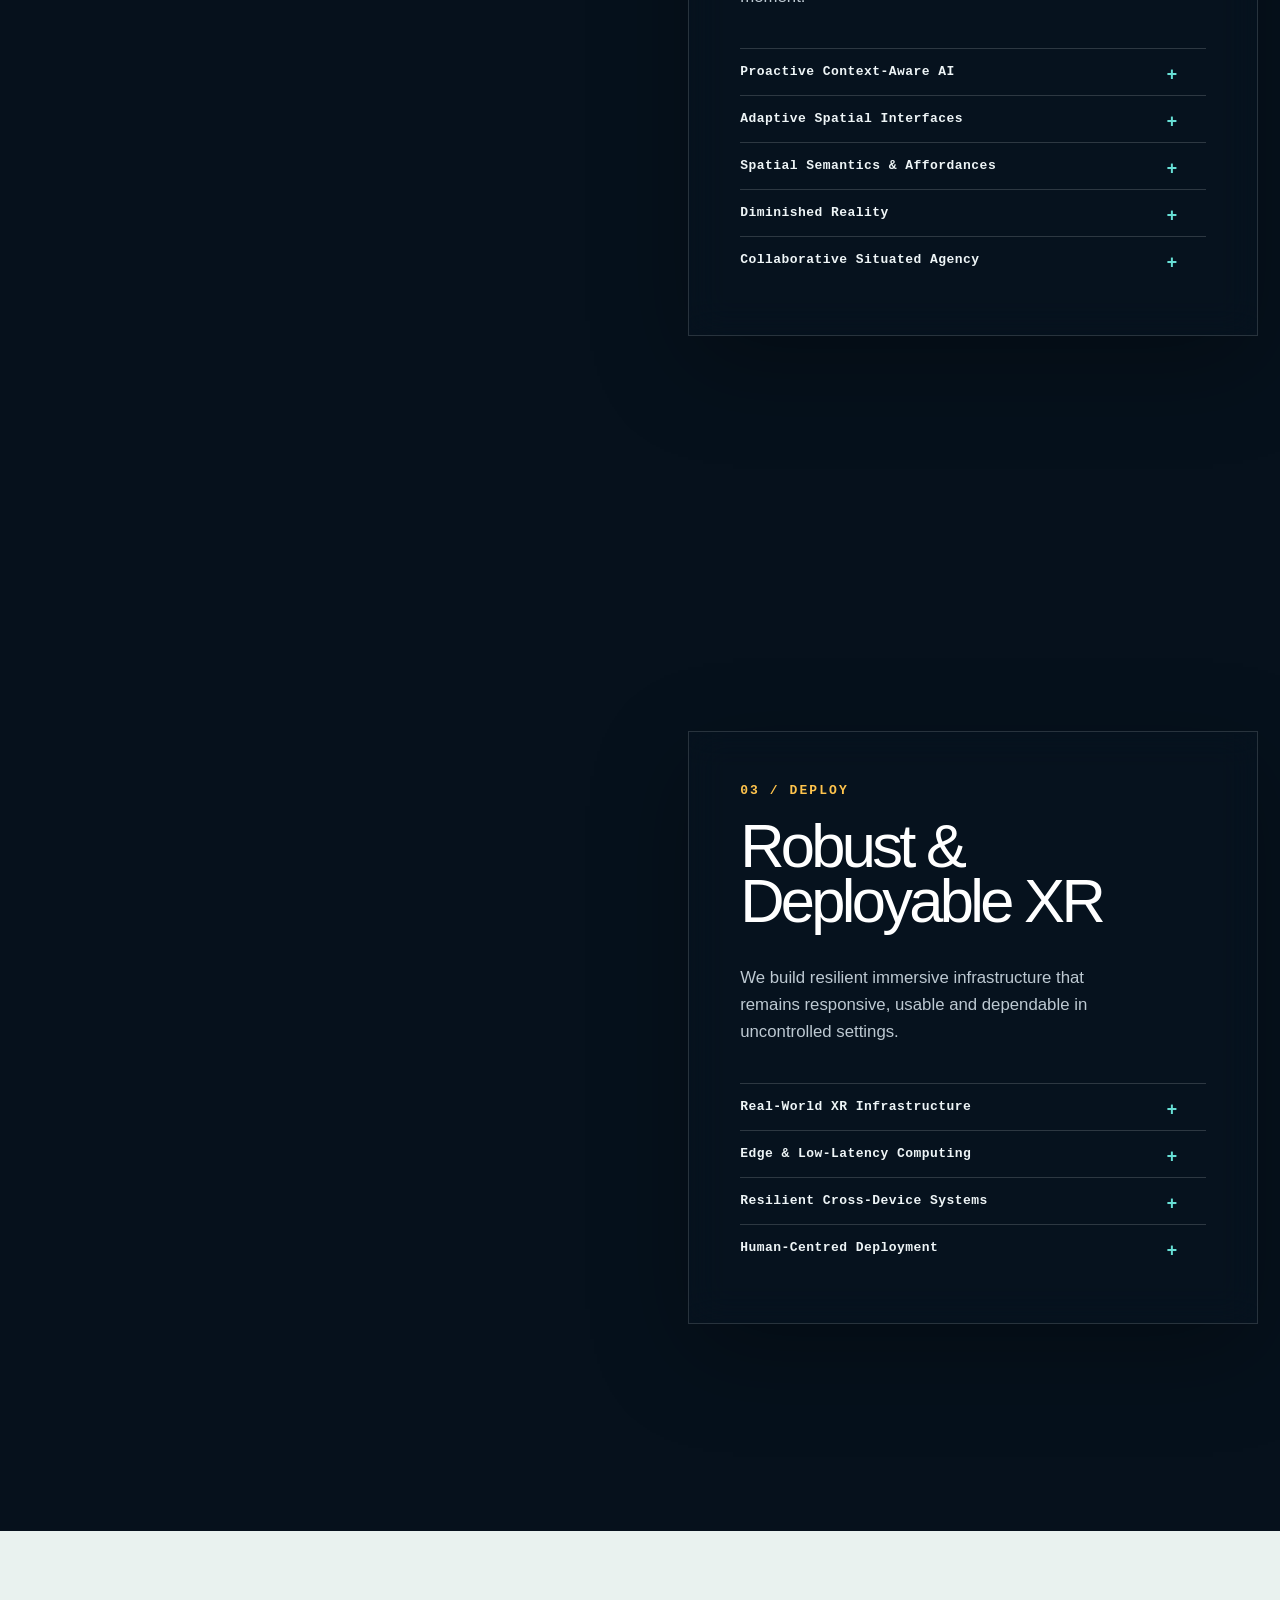
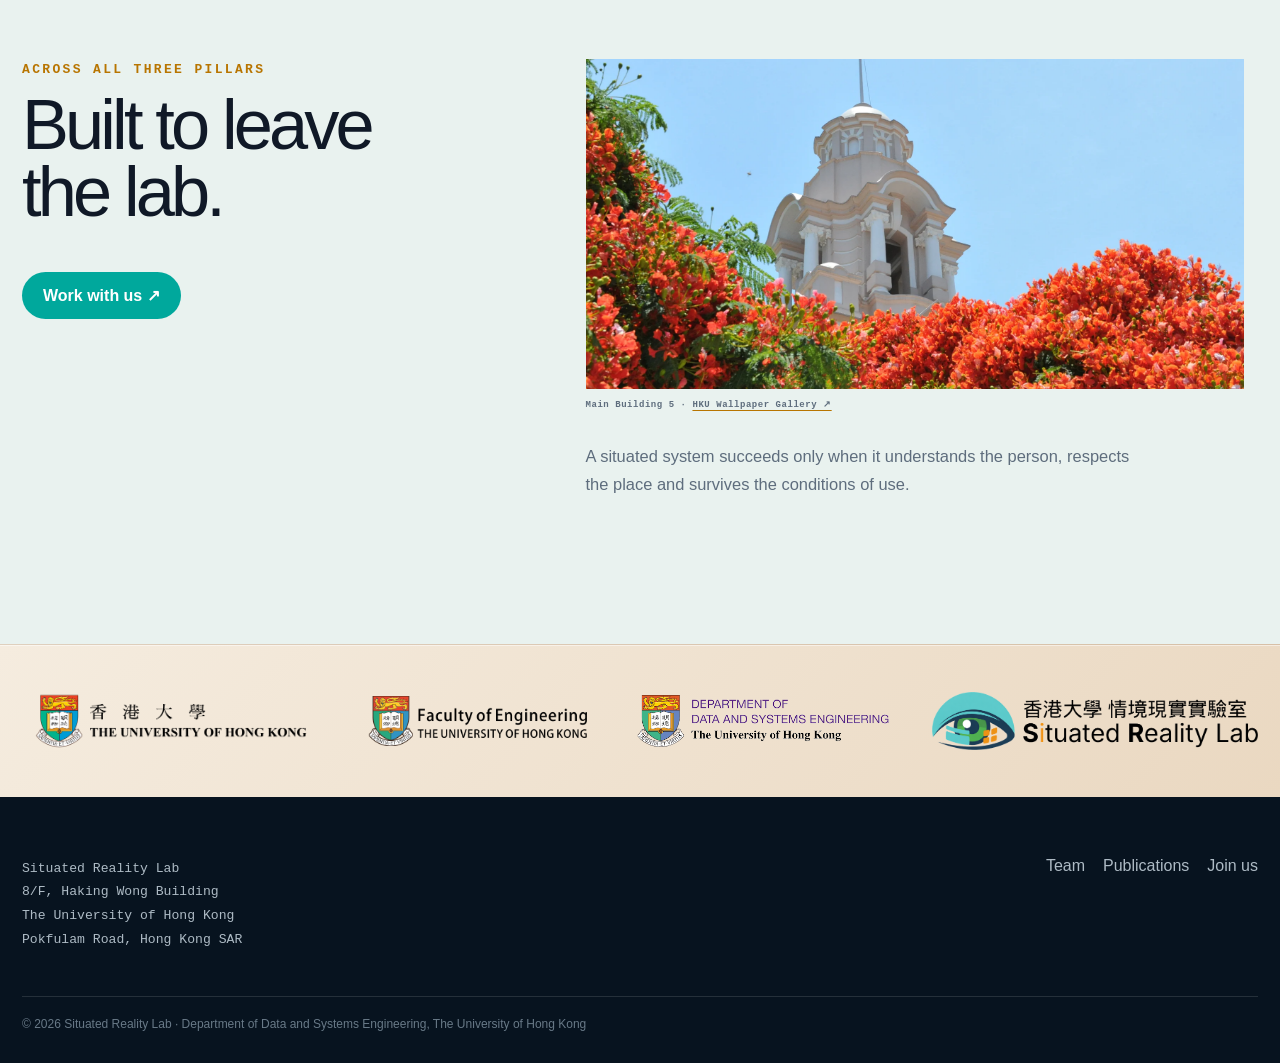
<file: research.html>
<!doctype html><html lang="en"><head><meta charset="utf-8"><meta name="viewport" content="width=device-width,initial-scale=1"><meta name="theme-color" content="#07131f"><title>Research — SiR@HKU</title><meta name="description" content="Research in human augmentation, situational spatial intelligence and robust deployable XR systems."><link rel="icon" href="assets/brand/favicon.png"><link rel="stylesheet" href="site.css?v=20260717-eye-thin1"></head><body>
<header class="site-head"><a class="site-brand" href="index.html"><img src="assets/brand/sir-full-white.png" alt="Situated Reality Lab at HKU"></a><button class="nav-toggle" aria-expanded="false" aria-label="Open navigation">☰</button><nav class="site-nav"><a href="index.html">About</a><a href="team.html">Team</a><a href="research.html" aria-current="page">Research</a><a href="publications.html">Publications</a><a href="teaching.html">Teaching</a><a class="join-pill" href="/join-us">Join us</a></nav></header>
<main><section class="campus-hero"><img src="assets/campus/main-building-7.webp" alt="HKU Main Building at dusk"><div class="hero-copy"><span class="eyebrow">Research / SiR@HKU</span><h1>Intelligence must be <span class="text-accent">situated.</span></h1><p>We build human-centred systems where capability, context and infrastructure work as one.</p></div><small class="photo-credit">Main Building · <a href="https://hku.hk/multimedia/wallpaper-gallery/page-2/">HKU Wallpaper Gallery</a></small></section>
<section class="section section--white"><div class="section-grid reveal"><div><span class="eyebrow">Research vision</span><h2>From separate tools to symbiotic systems.</h2></div><div class="prose"><figure class="research-vision__image"><img src="assets/hku/information-technology.jpg" alt="XR headsets and spatial medical visualisations in an HKU technology classroom"><figcaption>Information Technology · <a href="https://vision2026-2035.hku.hk/our-enabling-platform.html" target="_blank" rel="noreferrer">HKU Vision 2026–2035 ↗</a></figcaption></figure><p class="lede">We explore how computing can become an enduring extension of human capability and environmental intelligence.</p><p>Three connected research pillars guide the lab: augment people, understand situations, and engineer systems that work beyond prototypes.</p></div></div></section>
<div class="research-scroll research-cinematic" data-research-cinematic>
<div class="research-cinematic__stage" aria-hidden="true">
  <canvas class="research-world-canvas" data-research-world></canvas>
  <div class="research-world-fallback"><img src="assets/research/human-augmentation-v2.webp" alt=""></div>
  <div class="research-cinematic__hud"><span>Situated Reality World</span><b data-cinematic-progress>01</b><i></i><small>Scroll to explore</small></div>
</div>
<section class="research-scroll__section" id="augmentation"><div class="research-scroll__panel"><div class="research-scroll__visual"><img src="assets/research/human-augmentation-v2.webp" alt="Human augmentation through embodied interfaces"></div><div class="research-scroll__copy"><span class="research-scroll__num">01 / AUGMENT</span><h2>Human Augmentation</h2><p>We integrate intelligence with the body to extend perception, agency and skill—across physical and virtual embodiments.</p><div class="research-keywords research-keywords--details"><details><summary>Embodied AI & Shared Agency</summary><p>We pursue fluid cooperation in which people and embodied agents perceive, decide and act together.</p></details><details><summary>Telexistence & Remote Embodiment</summary><p>We extend human perception and action into remote bodies while preserving control, feedback and presence.</p></details><details><summary>Cybernetic Avatars</summary><p>We explore digital and robotic counterparts that expand how people communicate, collaborate and perform physical tasks.</p></details><details><summary>SportsHCI & Skill Acquisition</summary><p>We design situated feedback that helps people understand movement, practise deliberately and acquire physical skills.</p></details><details><summary>Sensory & Cognitive Extension</summary><p>We investigate responsible ways to expand what people can perceive, interpret and accomplish.</p></details></div></div></div></section>
<section class="research-scroll__section" id="intelligence"><div class="research-scroll__panel"><div class="research-scroll__visual"><img src="assets/research/spatial-intelligence-v2.webp" alt="Situational spatial intelligence in an adaptive environment"></div><div class="research-scroll__copy"><span class="research-scroll__num">02 / SITUATE</span><h2>Situational Spatial Intelligence</h2><p>We design AI and spatial interfaces that perceive place, activity and intent, then respond at the right moment.</p><div class="research-keywords research-keywords--details"><details><summary>Proactive Context-Aware AI</summary><p>We want AI to recognise meaningful environmental cues and offer timely support before interaction becomes a command.</p></details><details><summary>Adaptive Spatial Interfaces</summary><p>We create interfaces whose form, placement and visibility adapt to geometry, activity and cognitive load.</p></details><details><summary>Spatial Semantics & Affordances</summary><p>We model what a place and its objects are for, so digital content respects the functional logic of the world.</p></details><details><summary>Diminished Reality</summary><p>We selectively reduce visual clutter and distraction so attention can remain on what matters.</p></details><details><summary>Collaborative Situated Agency</summary><p>We build shared spatial understanding for distributed people and autonomous agents working toward a common goal.</p></details></div></div></div></section>
<section class="research-scroll__section" id="systems"><div class="research-scroll__panel"><div class="research-scroll__visual"><img src="assets/research/deployable-xr-v2.webp" alt="Robust deployable XR infrastructure"></div><div class="research-scroll__copy"><span class="research-scroll__num">03 / DEPLOY</span><h2>Robust & Deployable XR</h2><p>We build resilient immersive infrastructure that remains responsive, usable and dependable in uncontrolled settings.</p><div class="research-keywords research-keywords--details"><details><summary>Real-World XR Infrastructure</summary><p>We engineer the sensing, tracking and interaction foundation required for high-fidelity XR outside controlled labs.</p></details><details><summary>Edge & Low-Latency Computing</summary><p>We reduce delay and distribute computation so situated experiences stay responsive under demanding conditions.</p></details><details><summary>Resilient Cross-Device Systems</summary><p>We pursue stable, persistent experiences across different hardware, networks and environmental constraints.</p></details><details><summary>Human-Centred Deployment</summary><p>We make complex XR systems reliable and understandable enough to become invisible in everyday use.</p></details></div></div></div></section>
</div>
<section class="section section--tint research-outro"><div class="section-grid reveal"><div><span class="eyebrow">Across all three pillars</span><h2>Built to leave the lab.</h2><a class="button button--teal" href="/join-us">Work with us ↗</a></div><div class="prose"><figure class="research-outro__image"><img src="assets/campus/main-building-5.webp" alt="The tower of HKU Main Building framed by flowering trees"><figcaption>Main Building 5 · <a href="https://hku.hk/multimedia/wallpaper-gallery/page-1/" target="_blank" rel="noreferrer">HKU Wallpaper Gallery ↗</a></figcaption></figure><p class="lede">A situated system succeeds only when it understands the person, respects the place and survives the conditions of use.</p></div></div></section></main>
<div class="logo-strip"><img src="assets/brand/hku-logo.png" alt="The University of Hong Kong"><img src="assets/brand/engineering-logo.png" alt="Faculty of Engineering"><img src="assets/brand/dase-logo.png" alt="Department of Data and Systems Engineering"><img src="assets/brand/sir-full.png" alt="Situated Reality Lab"></div><footer class="site-foot"><div class="foot-grid"><address>Situated Reality Lab<br>8/F, Haking Wong Building<br>The University of Hong Kong<br>Pokfulam Road, Hong Kong SAR</address><nav><a href="team.html">Team</a><a href="publications.html">Publications</a><a href="/join-us">Join us</a></nav></div><div class="copyright">© 2026 Situated Reality Lab · Department of Data and Systems Engineering, The University of Hong Kong</div></footer><script src="site.js?v=20260717-about-eye3"></script><script type="module" src="research-world.js?v=20260717-2dworld5"></script></body></html>
</file>
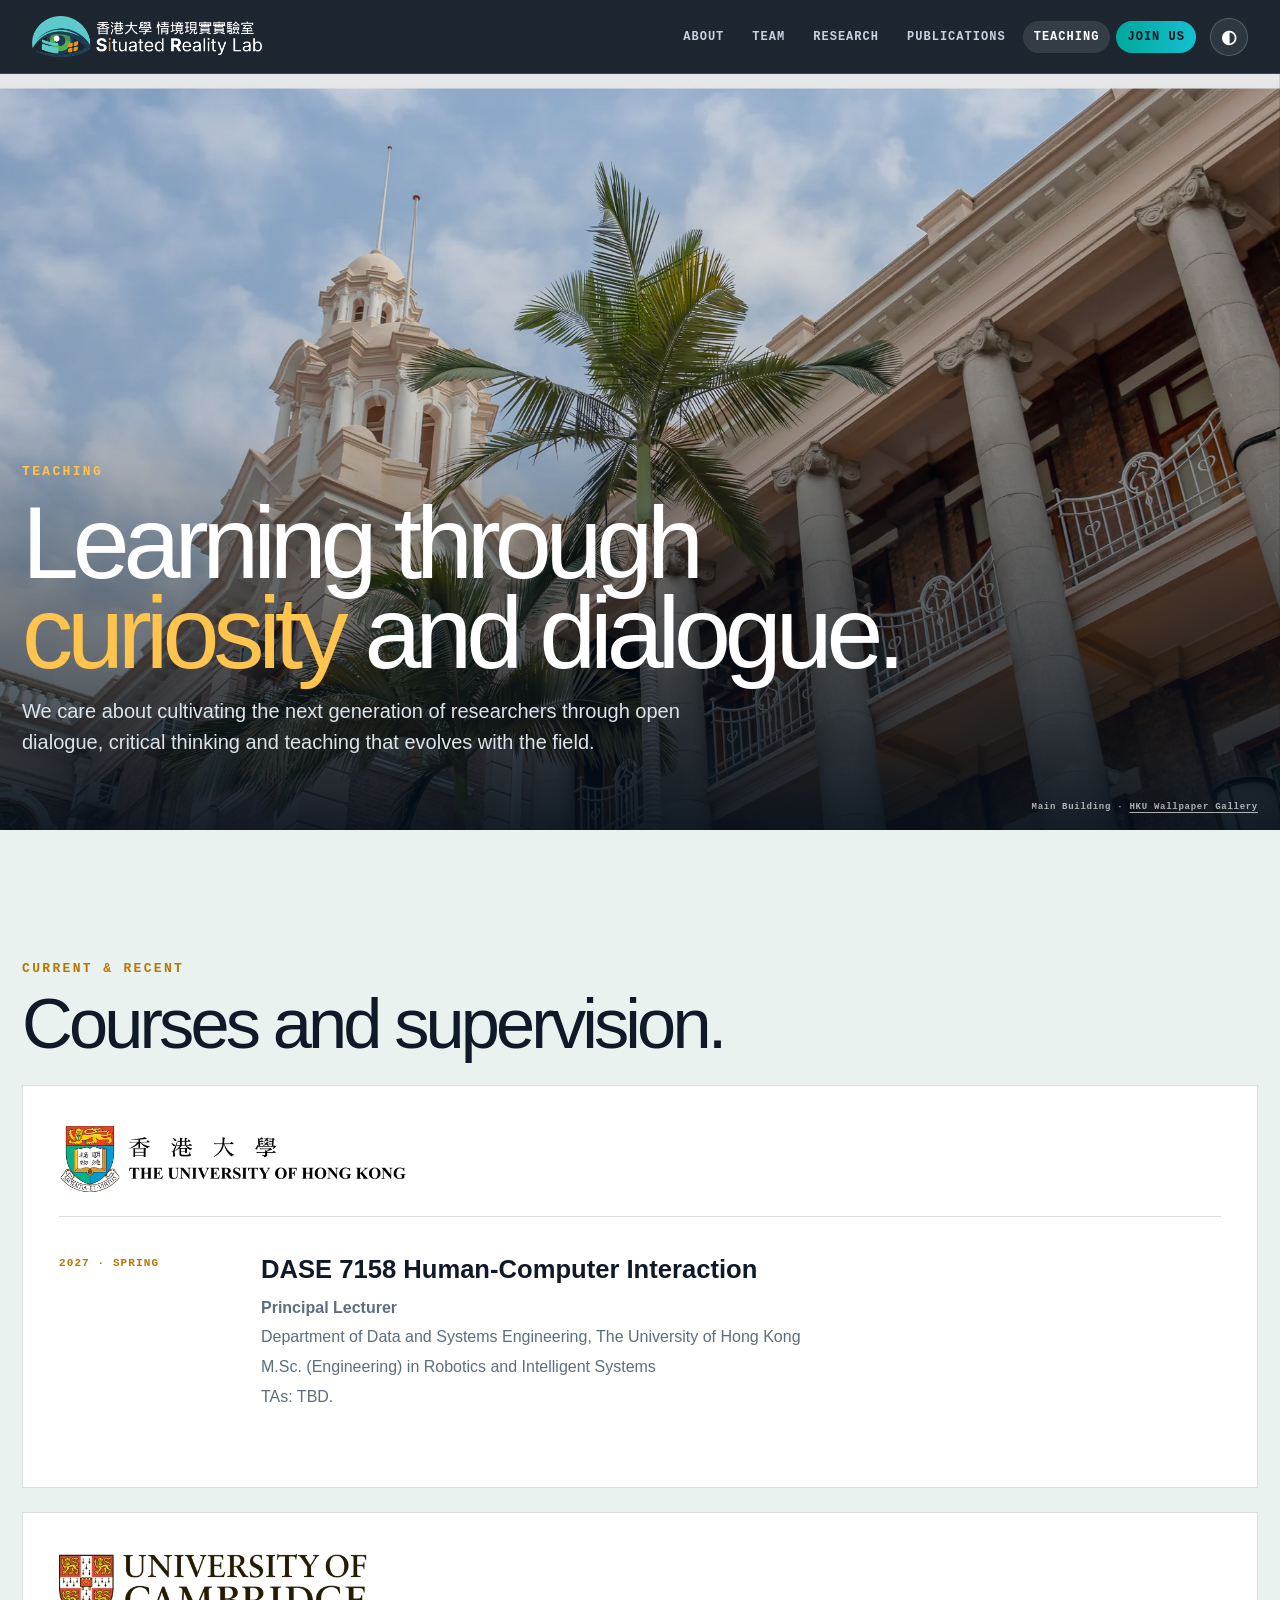
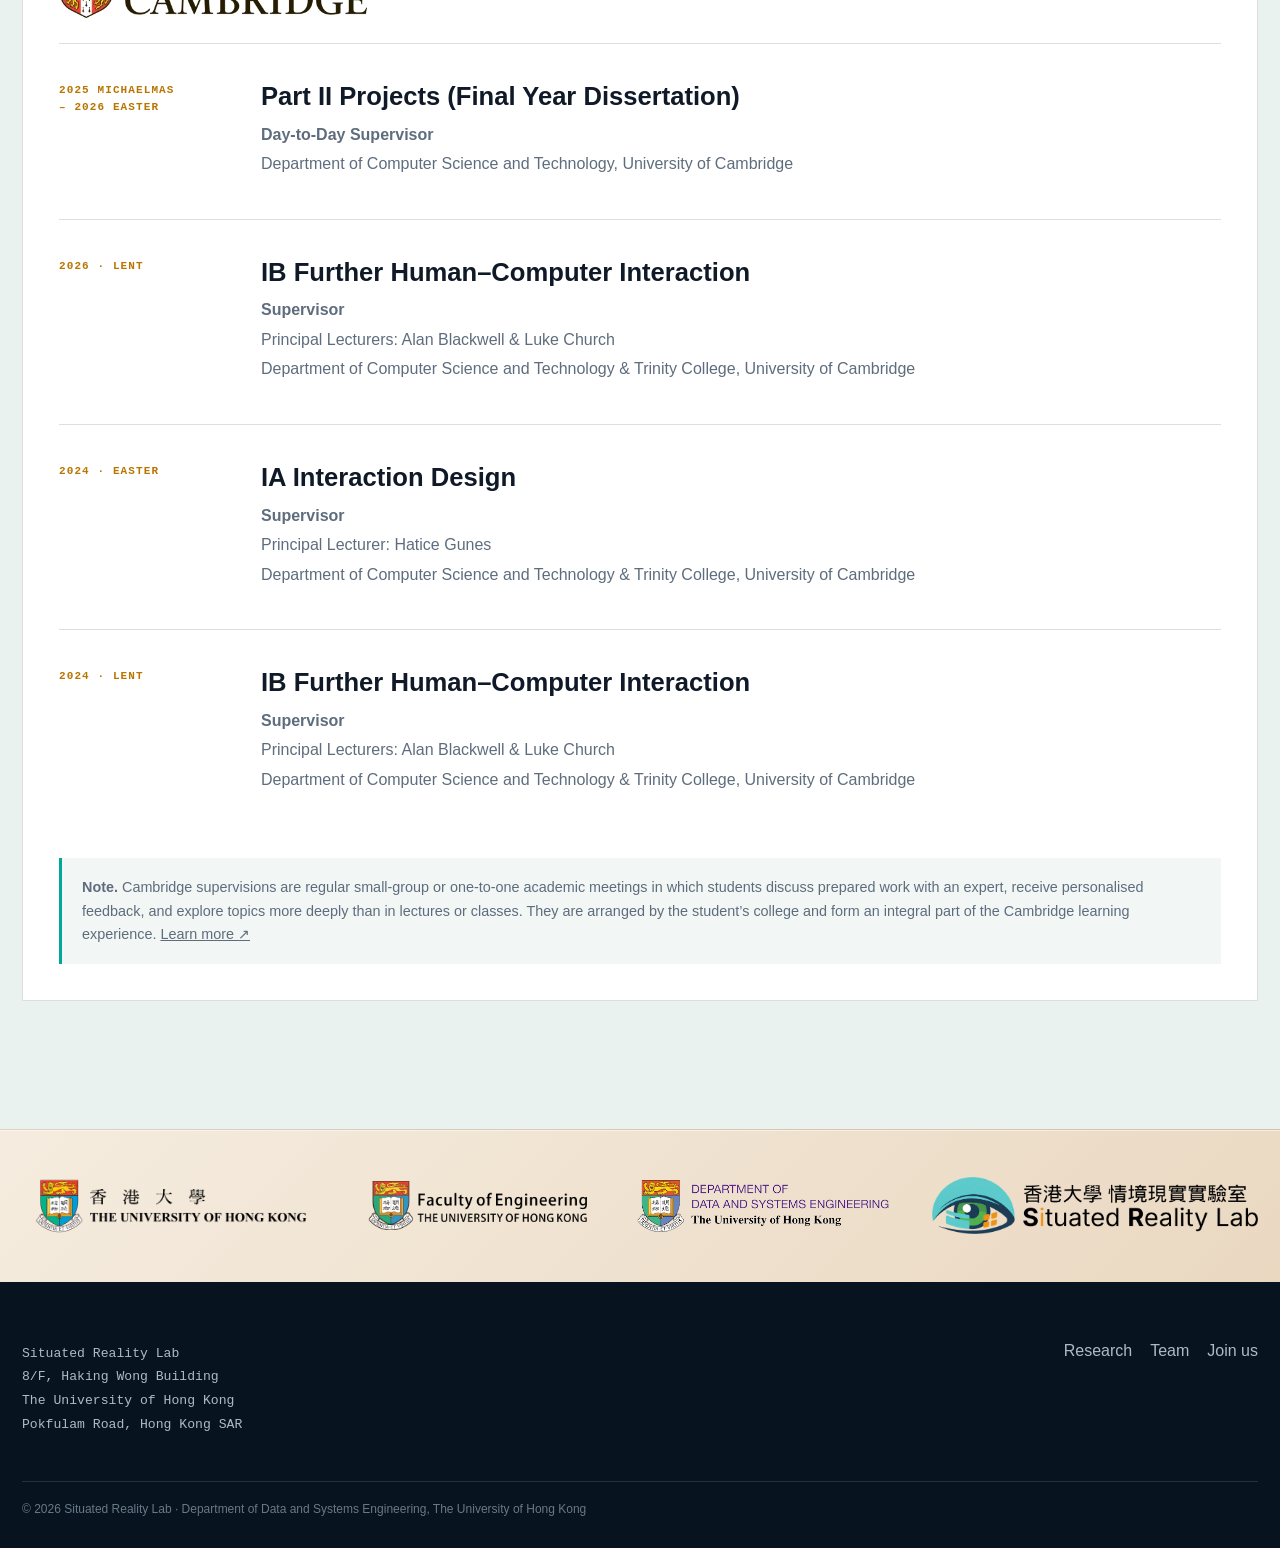
<file: teaching.html>
<!doctype html><html lang="en"><head><meta charset="utf-8"><meta name="viewport" content="width=device-width,initial-scale=1"><title>Teaching — SiR@HKU</title><meta name="description" content="Teaching by the Situated Reality Lab at HKU."><link rel="icon" href="assets/brand/favicon.png"><link rel="stylesheet" href="site.css?v=20260717-eye-thin1"></head><body>
<header class="site-head"><a class="site-brand" href="index.html"><img src="assets/brand/sir-full-white.png" alt="Situated Reality Lab at HKU"></a><button class="nav-toggle" aria-expanded="false" aria-label="Open navigation">☰</button><nav class="site-nav"><a href="index.html">About</a><a href="team.html">Team</a><a href="research.html">Research</a><a href="publications.html">Publications</a><a href="teaching.html" aria-current="page">Teaching</a><a class="join-pill" href="/join-us">Join us</a></nav></header>
<main><section class="campus-hero"><img src="assets/campus/main-building-1.webp" alt="HKU Main Building"><div class="hero-copy"><span class="eyebrow">Teaching</span><h1>Learning through <span class="text-accent">curiosity</span> and dialogue.</h1><p>We care about cultivating the next generation of researchers through open dialogue, critical thinking and teaching that evolves with the field.</p></div><small class="photo-credit">Main Building · <a href="https://hku.hk/multimedia/wallpaper-gallery/page-1/">HKU Wallpaper Gallery</a></small></section>
<section class="section section--tint"><span class="eyebrow">Current & recent</span><h2>Courses and supervision.</h2><div class="teaching-group reveal"><div class="teaching-brand"><img src="assets/brand/hku-logo.png" alt="The University of Hong Kong"></div><div class="timeline"><article class="course"><time>2027 · SPRING</time><div><h3>DASE 7158 Human-Computer Interaction</h3><p><strong>Principal Lecturer</strong></p><p>Department of Data and Systems Engineering, The University of Hong Kong</p><p>M.Sc. (Engineering) in Robotics and Intelligent Systems</p><p>TAs: TBD.</p></div></article></div></div>
<div class="teaching-group reveal"><div class="teaching-brand teaching-brand--cam"><img src="assets/brand/cambridge-logo.webp" alt="University of Cambridge"></div><div class="timeline"><article class="course"><time>2025 MICHAELMAS<br>– 2026 EASTER</time><div><h3>Part II Projects (Final Year Dissertation)</h3><p><strong>Day-to-Day Supervisor</strong></p><p>Department of Computer Science and Technology, University of Cambridge</p></div></article><article class="course"><time>2026 · LENT</time><div><h3>IB Further Human–Computer Interaction</h3><p><strong>Supervisor</strong></p><p>Principal Lecturers: Alan Blackwell & Luke Church</p><p>Department of Computer Science and Technology & Trinity College, University of Cambridge</p></div></article><article class="course"><time>2024 · EASTER</time><div><h3>IA Interaction Design</h3><p><strong>Supervisor</strong></p><p>Principal Lecturer: Hatice Gunes</p><p>Department of Computer Science and Technology & Trinity College, University of Cambridge</p></div></article><article class="course"><time>2024 · LENT</time><div><h3>IB Further Human–Computer Interaction</h3><p><strong>Supervisor</strong></p><p>Principal Lecturers: Alan Blackwell & Luke Church</p><p>Department of Computer Science and Technology & Trinity College, University of Cambridge</p></div></article></div><aside class="supervision-note"><strong>Note.</strong> Cambridge supervisions are regular small-group or one-to-one academic meetings in which students discuss prepared work with an expert, receive personalised feedback, and explore topics more deeply than in lectures or classes. They are arranged by the student’s college and form an integral part of the Cambridge learning experience. <a href="https://www.undergraduate.study.cam.ac.uk/courses/supervisions" target="_blank" rel="noreferrer">Learn more ↗</a></aside></div></section></main>
<div class="logo-strip"><img src="assets/brand/hku-logo.png" alt="The University of Hong Kong"><img src="assets/brand/engineering-logo.png" alt="Faculty of Engineering"><img src="assets/brand/dase-logo.png" alt="Department of Data and Systems Engineering"><img src="assets/brand/sir-full.png" alt="Situated Reality Lab"></div><footer class="site-foot"><div class="foot-grid"><address>Situated Reality Lab<br>8/F, Haking Wong Building<br>The University of Hong Kong<br>Pokfulam Road, Hong Kong SAR</address><nav><a href="research.html">Research</a><a href="team.html">Team</a><a href="/join-us">Join us</a></nav></div><div class="copyright">© 2026 Situated Reality Lab · Department of Data and Systems Engineering, The University of Hong Kong</div></footer><script src="site.js?v=20260717-about-eye3"></script></body></html>
</file>
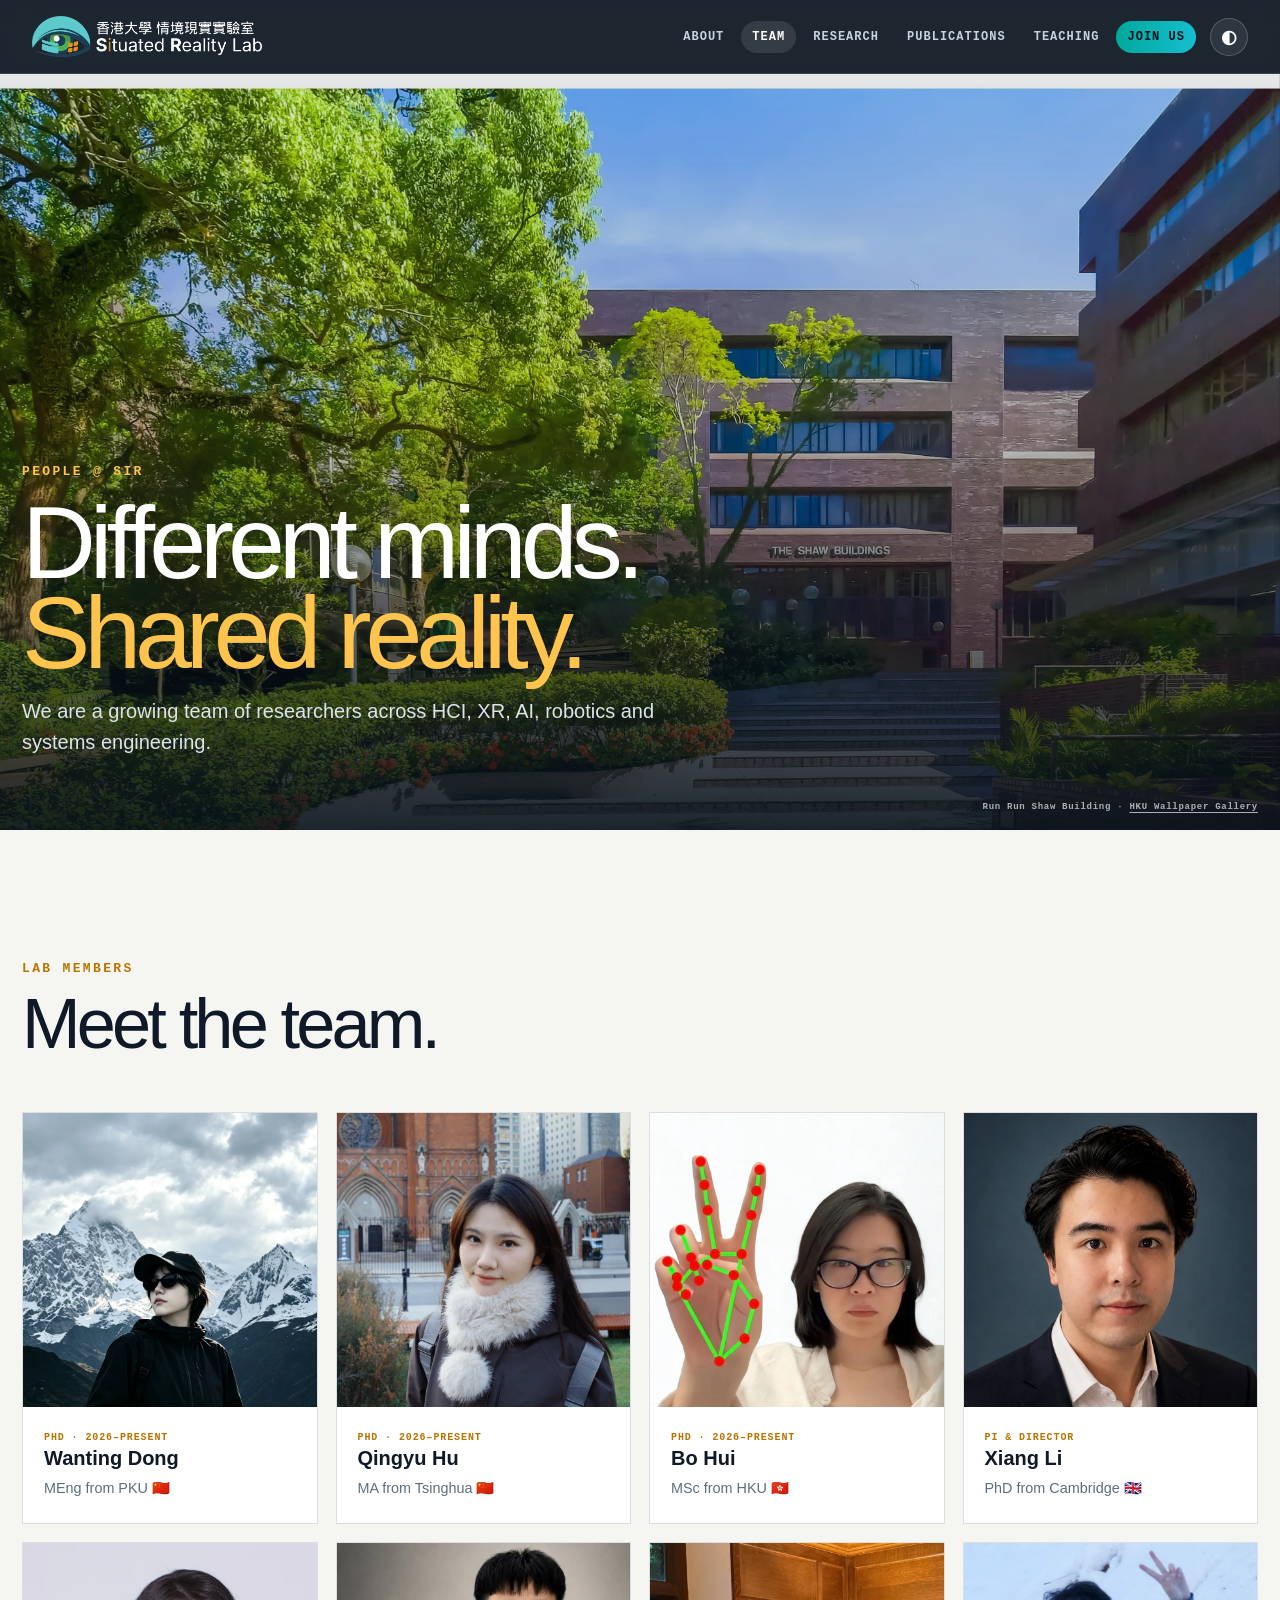
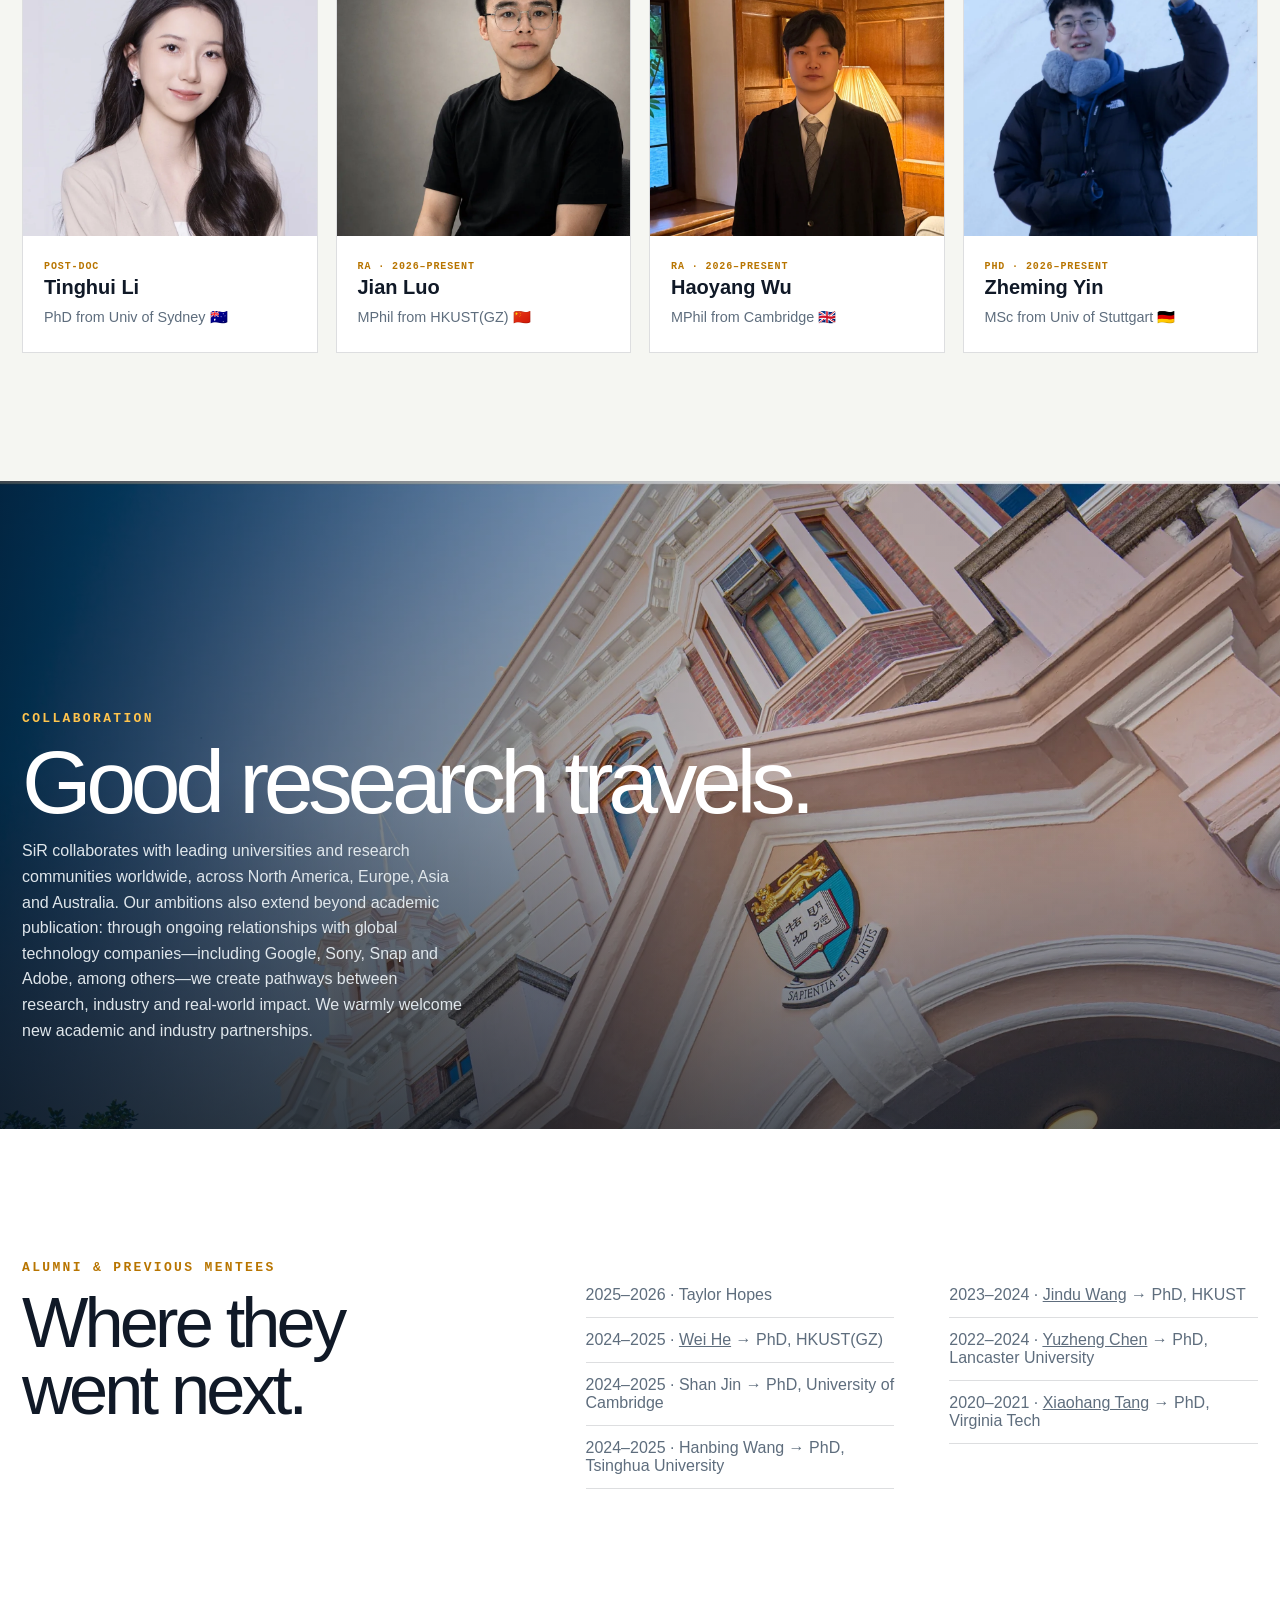
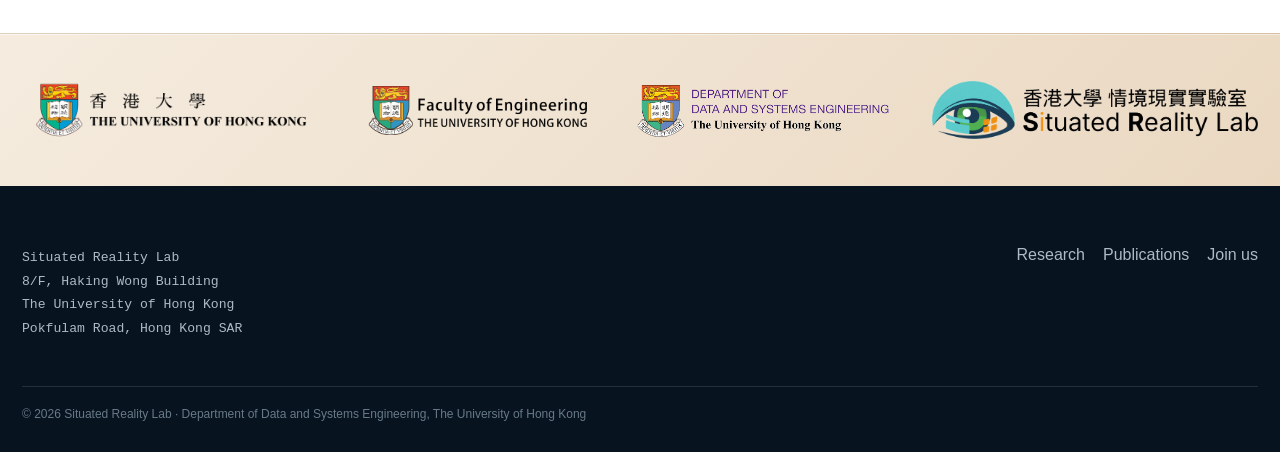
<file: team.html>
<!doctype html><html lang="en"><head><meta charset="utf-8"><meta name="viewport" content="width=device-width,initial-scale=1"><title>Team — SiR@HKU</title><meta name="description" content="People at the Situated Reality Lab, HKU."><link rel="icon" href="assets/brand/favicon.png"><link rel="stylesheet" href="site.css?v=20260717-eye-thin1"></head><body>
<header class="site-head"><a class="site-brand" href="index.html"><img src="assets/brand/sir-full-white.png" alt="Situated Reality Lab at HKU"></a><button class="nav-toggle" aria-expanded="false" aria-label="Open navigation">☰</button><nav class="site-nav"><a href="index.html">About</a><a href="team.html" aria-current="page">Team</a><a href="research.html">Research</a><a href="publications.html">Publications</a><a href="teaching.html">Teaching</a><a class="join-pill" href="/join-us">Join us</a></nav></header>
<main class="page-main"><section class="campus-hero"><img src="assets/campus/run-run-shaw.webp" alt="Run Run Shaw Building at HKU"><div class="hero-copy"><span class="eyebrow">People @ SiR</span><h1>Different minds. <span class="text-accent">Shared reality.</span></h1><p>We are a growing team of researchers across HCI, XR, AI, robotics and systems engineering.</p></div><small class="photo-credit">Run Run Shaw Building · <a href="https://hku.hk/multimedia/wallpaper-gallery/page-1/">HKU Wallpaper Gallery</a></small></section>
<section class="section"><span class="eyebrow">Lab members</span><h2>Meet the team.</h2><div class="team-grid reveal">
<article class="person"><img src="assets/team/wanting.webp" alt="Wanting Dong"><div class="person__copy"><p class="role">PhD · 2026–present</p><h3>Wanting Dong</h3><p>MEng from PKU 🇨🇳</p></div></article>
<article class="person"><img src="assets/team/qingyu.webp" alt="Qingyu Hu"><div class="person__copy"><p class="role">PhD · 2026–present</p><h3>Qingyu Hu</h3><p>MA from Tsinghua 🇨🇳</p></div></article>
<article class="person"><img src="assets/team/bo.webp" alt="Bo Hui"><div class="person__copy"><p class="role">PhD · 2026–present</p><h3>Bo Hui</h3><p>MSc from HKU 🇭🇰</p></div></article>
<article class="person"><img src="assets/team/xiang.webp" alt="Xiang Li"><div class="person__copy"><p class="role">PI & Director</p><h3>Xiang Li</h3><p>PhD from Cambridge 🇬🇧</p></div></article>
<article class="person"><img src="assets/team/tinghui.webp" alt="Tinghui Li"><div class="person__copy"><p class="role">Post-doc</p><h3>Tinghui Li</h3><p>PhD from Univ of Sydney 🇦🇺</p></div></article>
<article class="person"><img src="assets/team/jian.webp" alt="Jian Luo"><div class="person__copy"><p class="role">RA · 2026–present</p><h3>Jian Luo</h3><p>MPhil from HKUST(GZ) 🇨🇳</p></div></article>
<article class="person"><img src="assets/team/haoyang.webp" alt="Haoyang Wu"><div class="person__copy"><p class="role">RA · 2026–present</p><h3>Haoyang Wu</h3><p>MPhil from Cambridge 🇬🇧</p></div></article><article class="person"><img src="assets/team/zheming.webp" alt="Zheming Yin"><div class="person__copy"><p class="role">PhD · 2026–present</p><h3>Zheming Yin</h3><p>MSc from Univ of Stuttgart 🇩🇪</p></div></article>

</div></section>
<section class="campus-break"><img src="assets/campus/main-building-4.webp" alt="HKU Main Building courtyard"><div class="campus-break__copy reveal"><span class="eyebrow">Collaboration</span><h2>Good research travels.</h2><p>SiR collaborates with leading universities and research communities worldwide, across North America, Europe, Asia and Australia. Our ambitions also extend beyond academic publication: through ongoing relationships with global technology companies—including Google, Sony, Snap and Adobe, among others—we create pathways between research, industry and real-world impact. We warmly welcome new academic and industry partnerships.</p></div></section>
<section class="section section--white"><div class="section-grid"><div><span class="eyebrow">Alumni & previous mentees</span><h2>Where they went next.</h2></div><ul class="alumni"><li>2025–2026 · Taylor Hopes</li><li>2024–2025 · <a href="https://wei-hci.github.io/" target="_blank" rel="noreferrer">Wei He</a> → PhD, HKUST(GZ)</li><li>2024–2025 · Shan Jin → PhD, University of Cambridge</li><li>2024–2025 · Hanbing Wang → PhD, Tsinghua University</li><li>2023–2024 · <a href="https://hippodu001.github.io/" target="_blank" rel="noreferrer">Jindu Wang</a> → PhD, HKUST</li><li>2022–2024 · <a href="https://yuzheng-chen.github.io/" target="_blank" rel="noreferrer">Yuzheng Chen</a> → PhD, Lancaster University</li><li>2020–2021 · <a href="https://xiaohang-tang.github.io/" target="_blank" rel="noreferrer">Xiaohang Tang</a> → PhD, Virginia Tech</li></ul></div></section></main>
<div class="logo-strip"><img src="assets/brand/hku-logo.png" alt="The University of Hong Kong"><img src="assets/brand/engineering-logo.png" alt="Faculty of Engineering"><img src="assets/brand/dase-logo.png" alt="Department of Data and Systems Engineering"><img src="assets/brand/sir-full.png" alt="Situated Reality Lab"></div><footer class="site-foot"><div class="foot-grid"><address>Situated Reality Lab<br>8/F, Haking Wong Building<br>The University of Hong Kong<br>Pokfulam Road, Hong Kong SAR</address><nav><a href="research.html">Research</a><a href="publications.html">Publications</a><a href="/join-us">Join us</a></nav></div><div class="copyright">© 2026 Situated Reality Lab · Department of Data and Systems Engineering, The University of Hong Kong</div></footer><script src="site.js?v=20260717-about-eye3"></script></body></html>
</file>
<file: site.css>
:root{--ink:#101927;--muted:#5e6d7d;--paper:#f5f6f2;--teal:#00a89c;--cyan:#16bfd0;--yellow:#ffc44d;--yellow-ink:#b87500;--orange:#f57945;--navy:#17345c;--green:#7fa640;--line:rgba(16,25,39,.14);--max:1240px;--mono:ui-monospace,SFMono-Regular,Menlo,monospace;--sans:Inter,"Helvetica Neue",Arial,"PingFang SC",sans-serif}
*{box-sizing:border-box}html{scroll-behavior:smooth;background:var(--paper)}body{margin:0;color:var(--ink);background:var(--paper);font-family:var(--sans)}img{display:block;max-width:100%}a{color:inherit}::selection{background:var(--orange);color:#fff}.skip{position:absolute;left:-9999px}.skip:focus{left:16px;top:16px;z-index:1000;padding:10px;background:#fff}
.site-head{position:sticky;top:0;z-index:80;display:flex;align-items:center;gap:28px;min-height:74px;padding:10px max(22px,calc((100vw - var(--max))/2));border-bottom:1px solid rgba(255,255,255,.14);color:#fff;background:rgba(6,16,27,.9);backdrop-filter:blur(18px)}.site-brand{display:flex;align-items:center;gap:12px;text-decoration:none;margin-right:auto}.site-brand img{width:230px;height:auto;max-height:46px;object-fit:contain}.site-brand span{display:none}.site-nav{display:flex;align-items:center;gap:6px}.site-nav a,.quick a{padding:10px 11px;text-decoration:none;font:650 11px/1 var(--mono);letter-spacing:.09em;text-transform:uppercase;color:#c7d2df;border-radius:99px}.site-nav a:hover,.site-nav a[aria-current=page]{color:#fff;background:rgba(255,255,255,.1)}.join-pill{background:linear-gradient(90deg,var(--teal),var(--cyan))!important;color:#04131c!important}.nav-toggle{display:none;color:#fff;border:0;background:transparent;font-size:24px}
.campus-hero{position:relative;min-height:min(84vh,880px);display:flex;align-items:end;overflow:hidden;color:#fff;background:#0b1b2a}.campus-hero>img{position:absolute;inset:0;width:100%;height:100%;object-fit:cover;animation:hero-in 1.2s ease both}.campus-hero:after{content:"";position:absolute;inset:0;background:linear-gradient(180deg,rgba(4,15,26,.1),rgba(4,15,26,.2) 45%,rgba(4,15,26,.9))}.hero-copy{position:relative;z-index:2;width:min(var(--max),calc(100% - 44px));margin:0 auto;padding:90px 0 72px}.eyebrow{display:inline-block;font:700 11px/1.2 var(--mono);letter-spacing:.18em;text-transform:uppercase;color:var(--yellow-ink)}.hero-copy .eyebrow,.campus-break .eyebrow,.section--dark .eyebrow{color:var(--yellow)}.hero-copy h1{max-width:11em;margin:18px 0;font-size:clamp(3.2rem,8vw,7.8rem);font-weight:460;line-height:.88;letter-spacing:-.06em;text-wrap:balance}.hero-copy p{max-width:60ch;margin:0;color:#dbe4eb;font-size:clamp(1rem,1.6vw,1.25rem);line-height:1.55}.photo-credit{position:absolute;right:22px;bottom:18px;z-index:3;color:rgba(255,255,255,.66);font:600 9px/1 var(--mono);letter-spacing:.08em}.photo-credit a{text-underline-offset:3px}
.page-main{overflow:hidden}.section{padding:clamp(75px,10vw,140px) max(22px,calc((100vw - var(--max))/2))}.section--white{background:#fff}.section--dark{color:#eef5f7;background:#07131f}.section--tint{background:#e9f2ef}.section-grid{display:grid;grid-template-columns:minmax(0,.8fr) minmax(0,1.2fr);gap:clamp(45px,9vw,120px)}.section h2{max-width:12em;margin:14px 0 28px;font-size:clamp(2.5rem,5.5vw,5.4rem);font-weight:470;line-height:.95;letter-spacing:-.055em}.section h3{font-size:clamp(1.4rem,2vw,2rem);font-weight:560;line-height:1.15}.lede{max-width:60ch;color:var(--muted);font-size:clamp(1.1rem,1.7vw,1.38rem);line-height:1.65}.section--dark .lede,.section--dark p{color:#aebbc5}.prose{max-width:74ch}.prose p,.prose li{color:var(--muted);font-size:1.03rem;line-height:1.75}.prose strong{color:var(--ink)}.section--dark .prose strong{color:#fff}.prose ul{padding-left:1.15em}.kpi-row{display:grid;grid-template-columns:repeat(3,1fr);gap:1px;margin-top:60px;background:var(--line)}.kpi{padding:32px;background:var(--paper)}.kpi b{display:block;font-size:clamp(2.6rem,5vw,5rem);font-weight:470;letter-spacing:-.06em}.kpi span{font:650 10px/1.4 var(--mono);letter-spacing:.12em;text-transform:uppercase;color:var(--muted)}
.campus-break{position:relative;min-height:72vh;display:grid;place-items:end start;overflow:hidden;color:#fff}.campus-break img{position:absolute;inset:-7% 0;width:100%;height:114%;object-fit:cover;transform:translateY(var(--parallax,0))}.campus-break:after{content:"";position:absolute;inset:0;background:linear-gradient(90deg,rgba(3,13,23,.76),rgba(3,13,23,.1) 70%),linear-gradient(0deg,rgba(3,13,23,.55),transparent 55%)}.campus-break__copy{position:relative;z-index:2;width:min(var(--max),calc(100% - 44px));margin:0 auto;padding:70px 0}.campus-break h2{max-width:11em;margin:15px 0;font-size:clamp(3rem,7vw,7rem);font-weight:460;line-height:.9;letter-spacing:-.06em}.campus-break p{max-width:50ch;color:#dfe6eb;line-height:1.6}
.pillars{display:grid;grid-template-columns:repeat(3,1fr);gap:16px;margin-top:55px}.pillar{position:relative;min-height:420px;padding:28px;display:flex;flex-direction:column;justify-content:end;overflow:hidden;color:#fff;background:#0b1926;text-decoration:none}.pillar img{position:absolute;inset:0;width:100%;height:100%;object-fit:cover;filter:saturate(.82)}.pillar:after{content:"";position:absolute;inset:0;background:linear-gradient(0deg,rgba(3,10,18,.95),rgba(3,10,18,.08))}.pillar>*{position:relative;z-index:2}.pillar span{font:700 10px/1 var(--mono);letter-spacing:.16em;color:#67dfd5}.pillar h3{margin:14px 0 8px}.pillar p{margin:0;color:#c4d0d8;line-height:1.5}
.team-grid{display:grid;grid-template-columns:repeat(4,1fr);gap:18px;margin-top:55px}.person{background:#fff;border:1px solid var(--line)}.person img,.person-placeholder{width:100%;aspect-ratio:1;object-fit:cover;background:linear-gradient(135deg,var(--navy),var(--teal));}.person-placeholder{display:grid;place-items:center;color:#fff;font-size:4rem;font-weight:300}.person__copy{padding:21px}.person__copy h3{margin:0 0 8px;font-size:1.25rem}.person__copy p{margin:3px 0;color:var(--muted);font-size:.9rem;line-height:1.45}.person__copy .role{color:var(--yellow-ink);font:700 10px/1.3 var(--mono);letter-spacing:.09em;text-transform:uppercase}.alumni{columns:2;column-gap:55px;padding:0;list-style:none}.alumni li{break-inside:avoid;padding:13px 0;border-bottom:1px solid var(--line);color:var(--muted)}
.research-block{display:grid;grid-template-columns:70px 1fr;gap:35px;padding:45px 0;border-top:1px solid var(--line)}.research-block .num{font:700 12px/1 var(--mono);color:var(--orange)}.research-block h3{margin:0 0 15px;font-size:clamp(2rem,3.4vw,3.5rem);letter-spacing:-.04em}.topic-list{display:grid;grid-template-columns:1fr 1fr;gap:12px 35px;padding:0;list-style:none}.topic-list li{padding:14px 0;border-top:1px solid var(--line);color:var(--muted);line-height:1.55}
.research-scroll{background:#06111c}.research-scroll__section{position:relative;min-height:145vh;color:#fff}.research-scroll__panel{position:sticky;top:74px;display:grid;grid-template-columns:1.15fr .85fr;height:calc(100vh - 74px);min-height:650px;overflow:hidden;background:#07131f}.research-scroll__section:nth-child(even) .research-scroll__panel{grid-template-columns:.85fr 1.15fr}.research-scroll__section:nth-child(even) .research-scroll__visual{order:2}.research-scroll__visual{position:relative;overflow:hidden}.research-scroll__visual:after{content:"";position:absolute;inset:0;background:linear-gradient(90deg,transparent 55%,#07131f)}.research-scroll__section:nth-child(even) .research-scroll__visual:after{background:linear-gradient(270deg,transparent 55%,#07131f)}.research-scroll__visual img{width:100%;height:100%;object-fit:cover;filter:saturate(.86) contrast(1.05);transform:scale(1.03)}.research-scroll__copy{display:flex;flex-direction:column;justify-content:center;padding:clamp(34px,6vw,90px)}.research-scroll__num{font:700 10px/1 var(--mono);letter-spacing:.18em;color:#6ae2d7}.research-scroll__copy h2{margin:20px 0;font-size:clamp(3rem,5.5vw,6rem);font-weight:470;line-height:.9;letter-spacing:-.06em}.research-scroll__copy>p{max-width:42ch;color:#bdc9d2;font-size:1.05rem;line-height:1.6}.research-keywords{display:flex;flex-wrap:wrap;gap:9px;margin:24px 0 0;padding:0;list-style:none}.research-keywords li{padding:9px 11px;border:1px solid rgba(255,255,255,.18);border-radius:99px;color:#e4edf2;font:650 9px/1.2 var(--mono);letter-spacing:.06em}.research-scroll__cta{margin-top:28px;color:#72e1d7;text-decoration:none;font-weight:650}
.about-intro{display:grid;grid-template-columns:1fr 1fr;gap:clamp(40px,8vw,110px);align-items:end}.about-update{padding:28px;border:1px solid var(--line);background:#fff}.about-update p{font-size:1.25rem;line-height:1.45}.about-update a{text-underline-offset:4px}.about-leadership{margin:14px 0 0;color:var(--muted);font-size:clamp(.98rem,1.15vw,1.08rem);line-height:1.55}.about-leadership a{color:var(--ink);font-weight:750;text-decoration-color:currentColor;text-decoration-thickness:1.5px;text-underline-offset:3px}.about-actions{display:flex;gap:12px;flex-wrap:wrap;margin-top:28px}
.manifesto-accent,.text-accent{color:var(--yellow)}.manifesto-divider{padding:0 .3em;color:rgba(255,255,255,.7)}.hero-copy .hero-manifesto{max-width:none;font-size:clamp(1.08rem,1.8vw,1.38rem);font-weight:650}
.pub-tools{display:flex;gap:12px;align-items:center;margin:35px 0}.pub-tools input{width:min(520px,100%);padding:15px 18px;border:1px solid var(--line);background:#fff;font:inherit}.pub-year{display:grid;grid-template-columns:140px 1fr;gap:35px;padding:40px 0;border-top:1px solid var(--line)}.pub-year h2{margin:0;font-size:2.5rem}.pub-list{margin:0;padding:0 0 0 2.5rem;list-style:decimal}.pub-list li{padding:0 0 24px .35rem;color:var(--muted);line-height:1.6}.pub-list li::marker{color:var(--yellow-ink);font:800 11px/1 var(--mono)}.pub-list strong{color:var(--ink)}.author-highlight{padding:0 .15em;color:#fff;background:var(--navy);font-weight:750}.pub-note{color:var(--orange);font-weight:800}.badge{display:inline-block;margin:5px 0 0 8px;padding:5px 8px;color:#fff;background:var(--orange);font:700 9px/1.25 var(--mono);letter-spacing:.05em;text-transform:uppercase}.publication-key{margin:-10px 0 28px;color:var(--muted);font-size:.88rem}.publication-key sup{color:var(--orange);font-weight:800}
.teaching-group{padding:36px;border:1px solid var(--line);background:#fff}.teaching-group+.teaching-group{margin-top:24px}.teaching-brand{display:flex;align-items:center;min-height:74px;margin-bottom:20px}.teaching-brand img{width:auto;max-width:min(420px,100%);max-height:74px;object-fit:contain}.teaching-brand--cam img{max-height:64px}.supervision-note{margin-top:24px;padding:18px 20px;border-left:3px solid var(--teal);color:var(--muted);background:#f2f6f4;font-size:.9rem;line-height:1.6}
.timeline{display:grid;gap:0}.course{display:grid;grid-template-columns:170px 1fr;gap:32px;padding:38px 0;border-top:1px solid var(--line)}.course time{font:700 11px/1.5 var(--mono);letter-spacing:.1em;color:var(--yellow-ink)}.course h3{margin:0 0 10px}.course p{margin:4px 0;color:var(--muted);line-height:1.6}
.status-card{padding:35px;border-left:5px solid var(--orange);background:#fff}.status-card h3{margin-top:0}.opportunities{display:grid;grid-template-columns:repeat(3,1fr);gap:15px;margin-top:40px}.opportunity{padding:26px;border:1px solid var(--line);background:#fff}.opportunity span{color:var(--yellow-ink);font:700 10px/1 var(--mono);letter-spacing:.1em}.opportunity h3{margin:15px 0 8px}.opportunity p{color:var(--muted);line-height:1.55}.faq{max-width:900px;margin-top:40px}.faq details{border-top:1px solid var(--line)}.faq summary{cursor:pointer;padding:24px 34px 24px 0;font-size:1.12rem;font-weight:620;list-style:none}.faq summary:after{content:"+";float:right;color:var(--teal)}.faq details[open] summary:after{content:"−"}.faq details p{max-width:70ch;margin:0 0 25px;color:var(--muted);line-height:1.7}
.button{display:inline-block;margin-top:18px;padding:14px 21px;border-radius:99px;color:#fff;background:var(--navy);text-decoration:none;font-weight:650}.button--teal{background:var(--teal)}.logo-strip{color-scheme:only light;display:grid;grid-template-columns:1.15fr .9fr 1fr 1.25fr;align-items:center;gap:38px;padding:44px max(22px,calc((100vw - var(--max))/2));background:linear-gradient(135deg,#f5ecdf 0%,#ead8c1 100%);border-top:1px solid rgba(113,73,35,.16);box-shadow:inset 0 1px rgba(255,255,255,.48)}.logo-strip img{width:100%;height:58px;object-fit:contain}.logo-strip img:last-child{height:64px}.site-foot{padding:60px max(22px,calc((100vw - var(--max))/2)) 32px;color:#aebbc5;background:#07131f}.foot-grid{display:grid;grid-template-columns:1fr 1fr;gap:40px}.site-foot img{width:165px}.site-foot p,.site-foot address{font:normal .82rem/1.8 var(--mono)}.site-foot nav{display:flex;justify-content:flex-end;gap:18px;flex-wrap:wrap}.site-foot nav a{text-decoration:none}.copyright{margin-top:45px;padding-top:20px;border-top:1px solid rgba(255,255,255,.12);color:#687987;font-size:.75rem}
.about-intro{grid-template-columns:1.2fr .8fr .8fr;gap:clamp(18px,3vw,42px);align-items:stretch}.about-update{display:flex;flex-direction:column}.about-update p{font-size:1.16rem}.about-update a{margin-top:auto}.about-update--join{border-color:rgba(245,121,69,.45);background:#fff8f1}.about-update--join .eyebrow{color:var(--yellow-ink)}
.research-scroll__copy{overflow:auto}.research-keywords--details{display:grid;gap:0;width:100%;margin-top:20px}.research-keywords--details details{border-top:1px solid rgba(255,255,255,.16)}.research-keywords--details summary{cursor:pointer;padding:12px 26px 12px 0;color:#eef5f7;font:650 10px/1.35 var(--mono);letter-spacing:.045em;list-style:none}.research-keywords--details summary:after{content:"+";float:right;color:#67dfd5;font-size:15px}.research-keywords--details details[open] summary:after{content:"−"}.research-keywords--details p{margin:0 0 14px;max-width:48ch;color:#9fb0bc;font-size:.88rem;line-height:1.55}
.team-author{padding:.04em .2em;color:#542400;background:var(--yellow);border-bottom:2px solid var(--orange);font-weight:760}
.section--tint .eyebrow{color:var(--yellow-ink)}.kpi b,.pub-year>h2{color:var(--yellow-ink)}@supports ((-webkit-background-clip:text) or (background-clip:text)){.kpi b{background:linear-gradient(110deg,var(--yellow-ink),var(--orange));-webkit-background-clip:text;background-clip:text;-webkit-text-fill-color:transparent}}.pillar span,.research-scroll__num,.research-block .num{color:var(--yellow)}
.final-thought-note{max-width:900px;margin:0}.final-thought-note h3{margin:8px 0 12px;font-size:1.05rem}.final-thought-note p{margin:8px 0;font-size:.9rem}.join-label{color:var(--yellow-ink)!important}.final-thought-note .join-label{font:800 11px/1.2 var(--mono);letter-spacing:.12em;text-transform:uppercase}.join-page main a[target="_blank"]:not([href*="hku.hk/multimedia"])::after,.join-page main a[href^="mailto:"]::after{content:" ↗";color:var(--yellow-ink);font-weight:800;text-decoration:none}.join-page main .reading-list a[target="_blank"]::after{content:none}
.recruitment-call{display:grid;gap:10px;margin:20px 0;padding:0;list-style:none}.recruitment-call li{padding:15px 18px;border-left:3px solid var(--yellow);color:var(--ink);background:#fff8df;font-weight:720}.recruitment-call span{color:var(--muted);font-weight:560}.opening-intro{display:grid;grid-template-columns:minmax(0,.8fr) minmax(0,1.2fr);gap:clamp(45px,9vw,120px);align-items:end}.opening-intro .eyebrow,.opening-intro h2{grid-column:1}.opening-intro .lede{grid-column:2;grid-row:1 / span 2;margin:0}.opening-list{margin-top:55px;border-top:1px solid var(--line)}.opening-row{display:grid;grid-template-columns:90px 1fr;gap:28px;padding:38px 0;border-bottom:1px solid var(--line)}.opening-index{color:var(--yellow-ink);font:800 12px/1 var(--mono);letter-spacing:.14em}.opening-row h3{margin:0 0 8px}.opening-row p:first-of-type{margin-top:0}.opening-meta{color:var(--yellow-ink)!important;font:750 11px/1.45 var(--mono)!important;letter-spacing:.08em;text-transform:uppercase}.requirement-note{margin:10px 0 20px;padding:13px 16px;border-left:3px solid var(--yellow);color:var(--muted);background:#fff8df;font-size:.84rem;line-height:1.6}.requirement-note sup{color:var(--yellow-ink);font-weight:800}
.join-feature{display:grid;grid-template-columns:minmax(280px,.72fr) minmax(0,1.28fr);gap:clamp(42px,7vw,100px);align-items:start}.join-feature--reverse{grid-template-columns:minmax(0,1.28fr) minmax(280px,.72fr)}.join-feature__media{position:sticky;top:104px;margin:0}.join-feature__media img{width:100%;height:min(76vh,760px);min-height:560px;object-fit:cover;object-position:67% center}.join-feature--reverse .join-feature__media img{object-position:52% center}.join-feature__media figcaption{padding-top:10px;color:var(--muted);font:650 9px/1.45 var(--mono);letter-spacing:.06em}.join-feature__content h2{font-size:clamp(2.6rem,4.8vw,5rem)}.join-feature__content>.lede{margin-bottom:34px}.capability-grid{display:grid;grid-template-columns:1fr 1fr;gap:12px}.capability-grid article{padding:24px;border-top:3px solid var(--yellow);background:#fff}.capability-grid span{color:var(--yellow-ink);font:800 10px/1 var(--mono);letter-spacing:.14em}.capability-grid h3{margin:13px 0 9px;font-size:1.16rem}.capability-grid p,.admission-cards p,.funding-note,.institution-note p{color:var(--muted);line-height:1.65}.profile-note{margin-top:18px;padding:18px 20px;border-left:3px solid var(--yellow);color:var(--muted);background:#f7faf7;font-size:.9rem;line-height:1.65}.admission-cards{display:grid;gap:14px}.admission-cards article{padding:26px;border:1px solid var(--line);background:#f7f8f4}.admission-cards h3{margin:0 0 10px}.admission-cards a,.funding-note a{font-weight:700;text-decoration-color:var(--yellow-ink);text-decoration-thickness:2px;text-underline-offset:3px}.funding-note{margin:18px 0;padding:17px 19px;border-left:3px solid var(--yellow);background:#fff8df}.join-rankings{margin-top:24px}.join-rankings .kpi{padding:18px}.join-rankings .kpi b{font-size:clamp(2rem,3.2vw,3.4rem)}.institution-note{display:grid;grid-template-columns:1fr 1fr;gap:22px;margin-top:24px}.institution-note p{margin:0}.reading-list{display:grid;gap:0;margin-top:28px;padding-left:1.35rem}.reading-list li{padding:15px 0 15px 6px;border-top:1px solid var(--line)}.reading-list a{display:inline;color:var(--ink);font-weight:700;text-decoration-color:var(--yellow-ink);text-decoration-thickness:2px;text-underline-offset:4px}.reading-list cite{font-style:italic}.citation-meta{display:block;margin-top:6px;color:var(--muted);font:600 10px/1.55 var(--mono);letter-spacing:.025em}
.kpi-row.kpi-row--four{grid-template-columns:repeat(4,1fr)}
.why-join{overflow:hidden}.why-join__intro{display:grid;grid-template-columns:minmax(0,.85fr) minmax(0,1.15fr);gap:clamp(45px,9vw,120px);align-items:end}.why-join__intro h2{margin-bottom:0}.why-join__context{max-width:68ch}.why-join__context p{color:#b7c2ca;font-size:1.05rem;line-height:1.72}.why-join__context a{color:#fff;font-weight:700;text-decoration-color:var(--yellow);text-decoration-thickness:2px;text-underline-offset:4px}.why-join__context strong{color:var(--yellow)}.why-join__showcase{display:grid;grid-template-columns:minmax(0,1.18fr) minmax(300px,.82fr);gap:clamp(28px,5vw,68px);align-items:stretch;margin-top:60px}.why-join__visual{display:flex;flex-direction:column;justify-content:flex-end;margin:0;padding:clamp(22px,4vw,48px) clamp(15px,3vw,40px) 12px;background:#d8d1c1}.why-join__visual img{width:100%;height:auto;max-height:540px;object-fit:contain}.why-join__visual figcaption{padding-top:12px;color:#49525a;font:650 9px/1.45 var(--mono);letter-spacing:.06em}.why-join__visual a{font-weight:700}.why-join__funding{padding:clamp(25px,4vw,44px);border-top:4px solid var(--yellow);background:#102231}.micro-label{color:var(--yellow);font:800 10px/1 var(--mono);letter-spacing:.14em;text-transform:uppercase}.why-join__funding h3{max-width:13em;margin:16px 0 28px;font-size:clamp(1.8rem,3vw,3.1rem);font-weight:520;letter-spacing:-.035em}.funding-paths{display:grid;gap:18px}.funding-paths article{padding-top:18px;border-top:1px solid #29404f}.funding-paths article>span{color:var(--yellow);font:800 10px/1 var(--mono);letter-spacing:.12em;text-transform:uppercase}.funding-paths h4{margin:9px 0 8px;color:#fff;font-size:1.08rem}.funding-paths p{margin:0;color:#aebbc5;font-size:.92rem;line-height:1.65}.funding-paths a{color:#fff;text-decoration-color:var(--yellow);text-underline-offset:3px}.why-join__rankings{margin-top:44px;background:#29404f}.why-join__rankings .kpi{padding:24px;background:#102231}.why-join__rankings .kpi b{color:var(--yellow);font-size:clamp(2.6rem,4.5vw,4.5rem)}.why-join__rankings .kpi span{color:#aebbc5}.why-join__source{display:grid;grid-template-columns:minmax(170px,.36fr) 1fr;align-items:center;gap:24px;margin-top:20px;padding:14px;border:1px solid #29404f;color:#fff;background:#0c1b28;transition:border-color .25s,transform .25s}.why-join__source:hover{border-color:var(--yellow);transform:translateY(-2px)}.why-join__source img{width:100%;height:90px;object-fit:cover}.why-join__source span{display:grid;gap:8px}.why-join__source small{color:#8fa0ab;font:650 9px/1.4 var(--mono);letter-spacing:.08em;text-transform:uppercase}.why-join__source strong{color:var(--yellow);font-size:1.08rem}.join-page main .why-join__context a::after,.join-page main .funding-paths a::after,.join-page main .why-join__visual a::after,.join-page main .why-join__source::after{content:none}
.reveal{opacity:0;transform:translateY(24px);transition:.7s ease}.reveal.is-visible{opacity:1;transform:none}@keyframes hero-in{from{scale:1.06;opacity:.5}to{scale:1;opacity:1}}
@media(max-width:900px){.nav-toggle{display:block}.site-nav{position:absolute;left:0;right:0;top:100%;display:none;flex-direction:column;align-items:stretch;padding:14px 22px;background:#07131f}.site-nav.is-open{display:flex}.site-nav a{padding:14px}.section-grid,.foot-grid,.about-intro,.opening-intro,.join-feature,.join-feature--reverse,.why-join__intro,.why-join__showcase{grid-template-columns:1fr}.opening-intro .eyebrow,.opening-intro h2,.opening-intro .lede{grid-column:1;grid-row:auto}.opening-row{grid-template-columns:54px 1fr}.application-notes{margin-left:82px}.join-feature__media{position:relative;top:0;order:0}.join-feature__content{order:1}.join-feature__media img{height:56vh;min-height:420px}.pillars{grid-template-columns:1fr}.pillar{min-height:350px}.team-grid{grid-template-columns:repeat(2,1fr)}.opportunities{grid-template-columns:1fr}.topic-list{grid-template-columns:1fr}.site-foot nav{justify-content:flex-start}.campus-hero{min-height:72vh}.hero-copy h1{font-size:clamp(3.2rem,13vw,6rem)}.logo-strip{grid-template-columns:1fr 1fr}.research-scroll__section{min-height:auto}.research-scroll__panel,.research-scroll__section:nth-child(even) .research-scroll__panel{position:relative;top:0;grid-template-columns:1fr;height:auto;min-height:0}.research-scroll__section:nth-child(even) .research-scroll__visual{order:0}.research-scroll__visual{height:52vh;min-height:380px}.research-scroll__visual:after,.research-scroll__section:nth-child(even) .research-scroll__visual:after{background:linear-gradient(0deg,#07131f,transparent 60%)}.research-scroll__copy{padding:55px 24px 75px}}
.join-page main .why-join__context a::after,.join-page main .funding-paths a::after,.join-page main .why-join__visual a::after,.join-page main .why-join__source::after{content:none!important}
@media(max-width:600px){.site-head{min-height:66px}.site-brand img{width:180px}.team-grid{grid-template-columns:1fr}.alumni{columns:1}.kpi-row{grid-template-columns:1fr}.capability-grid,.institution-note{grid-template-columns:1fr}.pub-year,.course,.research-block,.opening-row{grid-template-columns:1fr}.opening-row{gap:14px}.application-notes{margin-left:0}.join-feature__media img{height:62vh;min-height:360px}.pub-year{gap:15px}.research-block{gap:16px}.logo-strip{grid-template-columns:1fr;gap:25px}.logo-strip img{width:min(330px,100%);object-position:left center}.hero-copy{padding-bottom:50px}.campus-break{min-height:62vh}.why-join__source{grid-template-columns:1fr}.why-join__source img{height:auto}.why-join__visual{padding:22px 10px 10px}}
@media(max-width:600px){.kpi-row.kpi-row--four{grid-template-columns:1fr}}
@media(prefers-reduced-motion:reduce){html{scroll-behavior:auto}.reveal{opacity:1;transform:none}.campus-hero>img{animation:none}}
.reading-section{display:grid;grid-template-columns:minmax(280px,.72fr) minmax(0,1.28fr);gap:clamp(42px,7vw,100px);align-items:start}.reading-section__intro{position:sticky;top:104px}.reading-photo{margin:32px 0 0}.reading-photo img{width:100%;height:min(58vh,560px);min-height:440px;object-fit:cover}.reading-photo figcaption{padding-top:10px;color:var(--muted);font:650 9px/1.45 var(--mono);letter-spacing:.06em}
@media(max-width:900px){.reading-section{grid-template-columns:1fr}.reading-section__intro{position:relative;top:0}.reading-photo img{height:55vh;min-height:400px}}
.why-join__visual{position:relative;display:block;overflow:hidden;padding:0;background:#d8b846}.why-join__visual img{width:100%;height:100%;min-height:620px;max-height:none;object-fit:cover;object-position:center}.why-join__visual figcaption{position:absolute;right:0;bottom:0;left:0;padding:36px 18px 14px;color:#fff;background:linear-gradient(transparent,rgba(7,19,31,.88));font:650 9px/1.45 var(--mono);letter-spacing:.06em}.why-join__visual a{color:#fff}.why-join__rankings{grid-template-columns:repeat(4,minmax(0,1fr))}.why-join__rankings .kpi{min-width:0}.why-join__rankings .kpi span{line-height:1.45}
@media(max-width:900px){.why-join__visual img{min-height:520px}.why-join__rankings{grid-template-columns:repeat(2,minmax(0,1fr))}}
@media(max-width:600px){.why-join__visual img{min-height:360px}.why-join__rankings{grid-template-columns:repeat(2,minmax(0,1fr))}.why-join__rankings .kpi{padding:18px 14px}.why-join__rankings .kpi b{font-size:clamp(2.25rem,12vw,3.4rem)}.why-join__rankings .kpi span{font-size:.72rem}}
.research-vision__image{width:100%;margin:0 0 30px}.research-vision__image img{display:block;width:100%;aspect-ratio:3/2;object-fit:cover}.research-vision__image figcaption{padding-top:10px;color:var(--muted);font:650 9px/1.45 var(--mono);letter-spacing:.06em}.research-vision__image a{color:var(--ink);font-weight:700;text-decoration-color:var(--yellow-ink);text-underline-offset:3px}
.why-join__rankings .kpi b{background:linear-gradient(125deg,var(--rank-start,#ffe36a),var(--rank-end,#ff9f32));-webkit-background-clip:text;background-clip:text;-webkit-text-fill-color:transparent}.why-join__rankings .kpi:nth-child(1){--rank-start:#fff08a;--rank-end:#ffd84d}.why-join__rankings .kpi:nth-child(2){--rank-start:#ffe36a;--rank-end:#ffc247}.why-join__rankings .kpi:nth-child(3){--rank-start:#ffd54f;--rank-end:#ffb33b}.why-join__rankings .kpi:nth-child(4){--rank-start:#ffca45;--rank-end:#ffa43a}.why-join__rankings .kpi:nth-child(5){--rank-start:#ffba40;--rank-end:#ff9638}.why-join__rankings .kpi:nth-child(6){--rank-start:#ffac3d;--rank-end:#f88935}.why-join__rankings .kpi:nth-child(7){--rank-start:#ff9f39;--rank-end:#ee7c32}.why-join__rankings .kpi:nth-child(8){--rank-start:#ff9137;--rank-end:#df6f2f}
.how-we-work__steps .kpi b{background:linear-gradient(125deg,var(--step-start,#fff08a),var(--step-end,#ff9f32));-webkit-background-clip:text;background-clip:text;-webkit-text-fill-color:transparent}.how-we-work__steps .kpi:nth-child(1){--step-start:#fff08a;--step-end:#ffd84d}.how-we-work__steps .kpi:nth-child(2){--step-start:#ffd54f;--step-end:#ffb33b}.how-we-work__steps .kpi:nth-child(3){--step-start:#ffac3d;--step-end:#f88935}
.open-access-label{display:inline-flex;align-items:center;margin-left:8px;padding:4px 7px;border:1px solid #86c59b;border-radius:999px;color:#17683a;background:#e7f6ec;font:800 8px/1 var(--mono);letter-spacing:.08em;text-transform:uppercase;vertical-align:1px}
.research-scroll__copy{min-height:0;overflow-y:auto;justify-content:safe center;scrollbar-gutter:stable}.research-scroll__num{font-size:13px;line-height:1.1;letter-spacing:.16em}.research-keywords--details summary{padding:14px 28px 14px 0;font-size:13px;line-height:1.4;letter-spacing:.035em}.research-keywords--details summary:after{font-size:18px}.research-keywords--details p{margin-bottom:16px;font-size:.92rem;line-height:1.58}
.research-scroll__num{position:sticky;top:0;z-index:3;align-self:flex-start;padding:8px 12px 8px 0;background:linear-gradient(90deg,#07131f 78%,rgba(7,19,31,0))}
@media(max-width:600px){.reading-photo img{height:62vh;min-height:360px}}

/* Research cinematic prototype: scroll is the timeline; images are replaceable by encoded video later. */
.research-cinematic{--cinematic-progress:0;position:relative;isolation:isolate;background:#06111c}
.research-cinematic__stage{position:sticky;top:74px;z-index:0;height:calc(100vh - 74px);overflow:hidden;background:#06111c}
.research-cinematic__scene{position:absolute;inset:0;opacity:0;transform:scale(1.08);will-change:opacity,transform;transition:opacity .12s linear}
.research-cinematic__scene img{width:100%;height:100%;object-fit:cover;filter:saturate(.88) contrast(1.08) brightness(.72)}
.research-cinematic__scene:after{content:"";position:absolute;inset:0;background:linear-gradient(90deg,rgba(4,13,22,.14),rgba(4,13,22,.28) 48%,rgba(4,13,22,.94) 82%),linear-gradient(0deg,rgba(4,13,22,.62),transparent 45%)}
.research-cinematic__scene--augment{opacity:var(--scene-1,1);transform:scale(calc(1.08 - var(--scene-1-progress,0)*.06)) translate3d(calc(var(--scene-1-progress,0)*-1.5%),0,0)}
.research-cinematic__scene--situate{opacity:var(--scene-2,0);transform:scale(calc(1.08 - var(--scene-2-progress,0)*.06)) translate3d(calc((1 - var(--scene-2-progress,0))*1.5%),0,0)}
.research-cinematic__scene--deploy{opacity:var(--scene-3,0);transform:scale(calc(1.08 - var(--scene-3-progress,0)*.06)) translate3d(calc((1 - var(--scene-3-progress,0))*1.5%),0,0)}
.research-cinematic__glow{position:absolute;left:18%;top:30%;width:30vw;height:30vw;border-radius:50%;background:radial-gradient(circle,rgba(0,212,194,.24),transparent 68%);mix-blend-mode:screen;transform:translate3d(calc(var(--cinematic-progress)*8vw),calc(var(--cinematic-progress)*-3vw),0)}
.research-cinematic__grid{position:absolute;inset:0;opacity:.18;background-image:linear-gradient(rgba(91,226,213,.2) 1px,transparent 1px),linear-gradient(90deg,rgba(91,226,213,.2) 1px,transparent 1px);background-size:72px 72px;mask-image:linear-gradient(90deg,#000,transparent 68%);transform:perspective(700px) rotateX(62deg) translateY(48%) scale(1.5);transform-origin:bottom}
.research-cinematic__hud{position:absolute;left:max(22px,calc((100vw - var(--max))/2));right:max(22px,calc((100vw - var(--max))/2));bottom:26px;display:grid;grid-template-columns:auto auto 1fr auto;align-items:center;gap:14px;color:#d7e2e9;font:750 9px/1 var(--mono);letter-spacing:.14em;text-transform:uppercase}
.research-cinematic__hud b{color:var(--yellow);font-size:13px}.research-cinematic__hud i{height:1px;background:linear-gradient(90deg,var(--yellow) calc(var(--cinematic-progress)*100%),rgba(255,255,255,.2) 0)}.research-cinematic__hud small{font:inherit;color:#8fa2ae}
.research-cinematic .research-scroll__section{z-index:2;min-height:115vh;margin-top:0;padding:15vh max(22px,calc((100vw - var(--max))/2)) 18vh;pointer-events:none}
.research-cinematic .research-scroll__section:first-of-type{margin-top:calc(-100vh + 74px)}
.research-cinematic .research-scroll__panel,.research-cinematic .research-scroll__section:nth-child(even) .research-scroll__panel{position:relative;top:auto;display:block;width:min(570px,48vw);height:auto;min-height:0;margin-left:auto;overflow:visible;background:transparent;pointer-events:auto}
.research-cinematic .research-scroll__visual{display:none}
.research-cinematic .research-scroll__copy{max-height:none;overflow:visible;justify-content:flex-start;padding:clamp(28px,4vw,54px);border:1px solid rgba(255,255,255,.14);background:rgba(7,19,31,.82);box-shadow:0 30px 90px rgba(0,0,0,.28);backdrop-filter:blur(18px)}
.research-cinematic .research-scroll__num{position:static;padding:0;background:none}
.research-cinematic .research-scroll__copy h2{font-size:clamp(3rem,4.8vw,5.2rem)}

@media(max-width:900px){
  .research-cinematic__stage{top:66px;height:calc(100vh - 66px)}
  .research-cinematic__scene:after{background:linear-gradient(0deg,rgba(4,13,22,.96) 5%,rgba(4,13,22,.25) 72%),linear-gradient(90deg,rgba(4,13,22,.15),rgba(4,13,22,.45))}
  .research-cinematic__hud{bottom:15px;grid-template-columns:auto auto 1fr}.research-cinematic__hud small{display:none}
  .research-cinematic .research-scroll__section{min-height:125vh;margin-top:0;padding:44vh 22px 14vh}
  .research-cinematic .research-scroll__section:first-of-type{margin-top:calc(-100vh + 66px)}
  .research-cinematic .research-scroll__panel,.research-cinematic .research-scroll__section:nth-child(even) .research-scroll__panel{width:100%;margin:0}
  .research-cinematic .research-scroll__copy{max-height:none;padding:26px 22px}
  .research-cinematic .research-scroll__copy h2{font-size:clamp(2.7rem,10vw,4rem)}
}
@media(prefers-reduced-motion:reduce){.research-cinematic__scene{transform:none!important;transition:none}.research-cinematic__grid,.research-cinematic__glow{display:none}}
.research-world-canvas{position:absolute;inset:0;width:100%;height:100%;display:block;background:radial-gradient(circle at 35% 45%,#123649 0,#071824 42%,#030a12 100%)}
.research-world-fallback{display:none;position:absolute;inset:0}.research-world-fallback img{width:100%;height:100%;object-fit:cover;filter:brightness(.58) saturate(.8)}
.research-world-fallback:after{content:"";position:absolute;inset:0;background:linear-gradient(90deg,transparent,#07131f 78%)}
.research-world-canvas.is-unavailable+.research-world-fallback{display:block}
@media(prefers-reduced-motion:reduce){.research-world-canvas{display:none}.research-world-fallback{display:block}}
.research-outro{margin-top:-100px}

/* Persistent light / dark appearance switch. */
.theme-toggle{flex:0 0 auto;display:grid;place-items:center;width:38px;height:38px;padding:0;border:1px solid rgba(255,255,255,.2);border-radius:50%;color:#fff;background:rgba(255,255,255,.07);font:700 18px/1 var(--sans);cursor:pointer;transition:background .2s,border-color .2s,transform .2s}.theme-toggle:hover{border-color:var(--yellow);background:rgba(255,255,255,.14);transform:rotate(8deg)}.theme-toggle:focus-visible{outline:2px solid var(--yellow);outline-offset:3px}
html[data-theme=dark]{color-scheme:dark;--ink:#edf4f6;--muted:#aebbc5;--paper:#07131f;--line:rgba(225,238,244,.15);--yellow-ink:#ffc44d}
html[data-theme=dark] body{color:var(--ink);background:#07131f}
html[data-theme=dark] .section--white{background:#0b1926}
html[data-theme=dark] .section--tint{background:#102231}
html[data-theme=dark] .section--white .prose p,html[data-theme=dark] .section--white .prose li,html[data-theme=dark] .section--tint .prose p,html[data-theme=dark] .section--tint .prose li,html[data-theme=dark] .lede{color:#aebbc5}
html[data-theme=dark] .prose strong,html[data-theme=dark] .research-vision__image a,html[data-theme=dark] .research-outro__image a{color:#f3f7f8}
html[data-theme=dark] .about-update,html[data-theme=dark] .person,html[data-theme=dark] .status-card,html[data-theme=dark] .opportunity,html[data-theme=dark] .capability-grid article,html[data-theme=dark] .admission-cards article,html[data-theme=dark] .pub-tools input{color:#edf4f6;background:#102231;border-color:var(--line)}
html[data-theme=dark] .about-update--join,html[data-theme=dark] .recruitment-call li,html[data-theme=dark] .requirement-note,html[data-theme=dark] .funding-note{color:#f3eadb;background:#2b2418}
html[data-theme=dark] .supervision-note,html[data-theme=dark] .profile-note{color:#b9c5cc;background:#0d202d}
html[data-theme=dark] .pub-list strong,html[data-theme=dark] .reading-list a,html[data-theme=dark] .course h3,html[data-theme=dark] .opening-row h3{color:#f3f7f8}
html[data-theme=dark] .kpi{background:#102231}
html[data-theme=dark] .research-outro{background:#102231}
html[data-theme=dark] .reading-section{background:#0b1926}
html[data-theme=dark] .reading-list li,html[data-theme=dark] .pub-year,html[data-theme=dark] .course,html[data-theme=dark] .opening-row{border-color:var(--line)}
html[data-theme=dark] .teaching-group{color:#101927;background:linear-gradient(135deg,#f5ecdf 0%,#ead8c1 100%);border-color:rgba(113,73,35,.16)}
html[data-theme=dark] .teaching-group .eyebrow,html[data-theme=dark] .teaching-group time{color:#9b6200}
html[data-theme=dark] .teaching-group h2,html[data-theme=dark] .teaching-group h3,html[data-theme=dark] .teaching-group strong{color:#101927}
html[data-theme=dark] .teaching-group p,html[data-theme=dark] .teaching-group .course p{color:#53606b}
html[data-theme=dark] .teaching-group .supervision-note{color:#53606b;background:rgba(255,255,255,.48)}
html[data-theme=dark] .logo-strip{color-scheme:only light;background:linear-gradient(135deg,#f5ecdf 0%,#ead8c1 100%)}
@media(max-width:600px){.theme-toggle{width:34px;height:34px;font-size:16px}}
.site-head{gap:10px;padding-right:clamp(18px,2.5vw,36px);padding-left:clamp(18px,2.5vw,36px)}.site-brand{order:1}.site-nav{order:2;margin-left:auto}.theme-toggle{order:3;margin-left:4px}.nav-toggle{order:4}
@media(max-width:900px){.site-nav{margin-left:0}.theme-toggle{margin-left:auto}.site-brand{margin-right:0}}
.site-nav a{font-size:12px;letter-spacing:.085em}
.eyebrow{font-size:13px}
.about-note{max-width:34rem;margin:20px 0 24px;padding:15px 18px;border-left:3px solid var(--yellow-ink);background:rgba(240,178,30,.12);color:var(--ink);font-size:clamp(1.05rem,1.5vw,1.25rem);font-weight:700;line-height:1.45}
html[data-theme=dark] .about-note{background:rgba(240,178,30,.1);color:#eef5f7}
.sir-initial,.sir-abbr{font-weight:800}.sir-i{color:var(--yellow)}.sir-initial{text-decoration-line:underline;text-decoration-color:currentColor;text-decoration-thickness:.12em;text-underline-offset:.15em}
.about-eye-section{position:relative;isolation:isolate;min-height:760px;padding-bottom:clamp(300px,29vw,390px);overflow:hidden}
.about-eye-section .about-intro{position:relative;z-index:2}
.about-eye-section .about-intro>div,.about-eye-section .about-update{box-shadow:0 18px 55px rgba(16,25,39,.06)}
.about-eye-section .about-intro>div:first-child{padding:26px;background:rgba(255,255,255,.94);border:1px solid rgba(16,25,39,.08);backdrop-filter:blur(9px)}
.about-eye-world{--gx:0;--gy:0;position:absolute;z-index:1;left:50%;bottom:0;width:min(920px,94vw);height:clamp(280px,29vw,380px);transform:translateX(-50%);pointer-events:none}
.about-eye{position:absolute;left:50%;top:53%;width:clamp(240px,27vw,350px);height:clamp(135px,15vw,195px);transform:translate(-50%,-50%)}
.about-eye__cap{position:absolute;z-index:1;left:4%;top:-1%;width:92%;height:68%;border-radius:50% 50% 0 0/100% 100% 0 0;background:linear-gradient(145deg,#68d8d8,#45c3c8);filter:drop-shadow(0 10px 18px rgba(23,52,92,.1))}
.about-eye__sclera{position:absolute;z-index:2;left:3%;bottom:5%;width:94%;height:68%;overflow:hidden;border:clamp(9px,1.2vw,15px) solid #17345c;border-radius:52% 48% 52% 48%/64% 62% 48% 46%;background:#e8f4ef;box-shadow:0 18px 55px rgba(23,52,92,.2);transform-origin:center;transition:transform .12s ease}
.about-eye__iris{position:absolute;left:50%;top:50%;width:42%;aspect-ratio:1;border-radius:50%;background:linear-gradient(145deg,#69bf52,#3e9d45);transform:translate(calc(-50% + var(--gx)*26px),calc(-50% + var(--gy)*15px));transition:transform .16s cubic-bezier(.2,.8,.2,1)}
.about-eye__pupil{position:absolute;left:50%;top:50%;width:48%;aspect-ratio:1;border-radius:50%;background:#17345c;transform:translate(-50%,-50%)}
.about-eye__pupil i{position:absolute;left:2%;top:-5%;width:36%;aspect-ratio:1;border-radius:50%;background:#fff}
.about-eye-world.is-blinking .about-eye__sclera{transform:scaleY(.07)}
.about-window{--mx:0px;--my:0px;position:absolute;display:block;border:2px solid rgba(23,52,92,.17);box-shadow:0 16px 35px rgba(23,52,92,.13);transform:translate(var(--mx),var(--my));transition:transform .55s cubic-bezier(.2,.8,.2,1),left .55s cubic-bezier(.2,.8,.2,1),top .55s cubic-bezier(.2,.8,.2,1)}
.about-window:after{content:"";position:absolute;inset:8px;border-top:2px solid rgba(23,52,92,.22);border-bottom:2px solid rgba(255,255,255,.35)}
.about-window--1{left:6%;top:25%;width:128px;height:48px;border-radius:11px;background:#55ced1}
.about-window--2{left:14%;top:61%;width:92px;height:62px;border-radius:9px;background:#63d6d6}
.about-window--3{left:29%;top:12%;width:56px;height:56px;border-radius:10px;background:#f3a014}
.about-window--4{right:27%;top:18%;width:64px;height:45px;border-radius:9px;background:#f3a014}
.about-window--5{right:13%;top:55%;width:108px;height:60px;border-radius:11px;background:#54cdd0}
.about-window--6{right:5%;top:22%;width:50px;height:74px;border-radius:10px;background:#f39a12}
html[data-theme=dark] .about-eye-section .about-intro>div:first-child{color:#eef5f7;background:rgba(16,34,49,.94);border-color:rgba(255,255,255,.1)}
html[data-theme=dark] .about-leadership a{color:#eef5f7}
html[data-theme=dark] .about-eye__sclera{background:#dcece8}
@media(max-width:900px){.about-eye-section{min-height:0;padding-bottom:300px}.about-eye-world{height:285px}.about-eye-section .about-intro>div:first-child{padding:22px}.about-window--1{left:2%}.about-window--2{left:9%}.about-window--5{right:8%}.about-window--6{right:1%}}
@media(max-width:600px){.about-eye-section{padding-bottom:250px}.about-eye-world{height:235px}.about-eye{width:220px;height:124px}.about-window--1{width:72px;height:36px}.about-window--2{width:58px;height:46px}.about-window--3{left:18%;width:38px;height:38px}.about-window--4{right:17%;width:40px;height:34px}.about-window--5{width:64px;height:42px}.about-window--6{width:36px;height:52px}}
@media(prefers-reduced-motion:reduce){.about-eye__iris,.about-eye__sclera,.about-window{transition:none!important}.about-eye-world.is-autonomous .about-eye__iris,.about-eye-world.is-autonomous .about-window{animation:none!important}}
.about-eye-section{min-height:920px;padding-bottom:clamp(350px,33vw,440px)}
.about-eye-section .about-intro{align-items:stretch}
.about-eye-section .about-update{height:100%;min-height:0;align-self:stretch}
.about-update .button{align-self:flex-start;margin-top:auto}.button--amber{color:#172436;background:#efaa20}.button--orange{color:#172436;background:#f28a4d}
.about-eye-world{left:50%;right:auto;bottom:8px;width:min(1040px,calc(100vw - 44px));height:clamp(320px,31vw,410px);transform:translateX(-50%)}
.about-window--1{left:12%;top:43%;width:122px;height:44px}
.about-window--2{left:17%;top:62%;width:88px;height:56px}
.about-window--3{left:auto;right:29%;top:40%;width:45px;height:45px}
.about-window--4{right:20%;top:36%;width:50px;height:42px}
.about-window--5{right:29%;top:61%;width:46px;height:46px;background:#f3a014}
.about-window--6{right:20%;top:57%;width:52px;height:52px}
@media(max-width:900px){.about-eye-section{min-height:0;padding-bottom:280px}.about-eye-section .about-update{width:100%;height:auto;min-height:0}.about-eye-world{left:50%;right:auto;bottom:0;width:min(760px,96vw);height:270px;transform:translateX(-50%)}}
@media(max-width:600px){.about-eye-section{padding-bottom:235px}.about-eye-world{height:225px}.about-window--1{left:4%;width:70px;height:34px}.about-window--2{left:10%;width:56px;height:42px}.about-window--3{right:27%;width:34px;height:34px}.about-window--4{right:12%;width:38px;height:32px}.about-window--5{right:27%;width:34px;height:34px}.about-window--6{right:12%;width:38px;height:40px}}
.how-note{margin:0 0 28px;padding:16px 19px;border-left:3px solid var(--yellow-ink);color:var(--muted);background:rgba(255,255,255,.62);font-size:1rem;line-height:1.7}
.how-campus-image{margin:34px 0 0;overflow:hidden}.how-campus-image img{width:100%;height:clamp(330px,36vw,470px);object-fit:cover;object-position:52% center}.how-campus-image figcaption{padding-top:9px;color:var(--muted);font:650 9px/1.45 var(--mono);letter-spacing:.06em}.how-campus-image a{font-weight:700;text-underline-offset:3px}
.how-eye-wrap{position:relative;height:340px;margin-top:28px;overflow:hidden;border-top:1px solid var(--line)}
.how-eye-wrap .about-eye-world{left:50%;right:auto;bottom:0;width:min(720px,100%);height:330px;transform:translateX(-50%);transform-origin:center bottom}
.how-eye-wrap .about-eye{width:clamp(300px,31vw,390px);height:clamp(169px,17.5vw,220px)}
.how-eye-wrap .about-eye__sclera{border-width:7px}
html[data-theme=dark] .how-note{color:#b9c5ce;background:rgba(255,255,255,.045)}
@media(max-width:600px){.how-campus-image img{height:300px}.how-eye-wrap{height:250px}.how-eye-wrap .about-eye-world{height:240px;transform:translateX(-50%) scale(.78)}}
.research-outro{position:relative;z-index:4}.research-outro__image{width:100%;margin:0 0 30px}.research-outro__image img{width:100%;aspect-ratio:16/8;object-fit:cover;object-position:center 43%}.research-outro__image figcaption{padding-top:10px;color:var(--muted);font:650 9px/1.45 var(--mono);letter-spacing:.06em}.research-outro__image a{font-weight:700;text-decoration-color:var(--yellow-ink);text-underline-offset:3px}

/* Join page refinements */
.opening-intro{grid-template-columns:1fr;row-gap:10px}.opening-intro h2{max-width:none;margin-bottom:8px;white-space:nowrap}.opening-note{grid-column:1;grid-row:auto;align-self:start;width:100%;margin:0;padding:20px 22px;border-left:3px solid var(--yellow);color:var(--muted);background:#fff8df;font-size:1.03rem;line-height:1.7}
.visitor-list{display:grid;gap:10px;margin:18px 0 24px;padding-left:1.2em}.visitor-list li::marker{color:var(--yellow-ink)}.funded-visitor{text-decoration:underline;text-decoration-color:var(--yellow-ink);text-decoration-thickness:2px;text-underline-offset:3px}
.reading-list .citation-meta,.reading-list .open-access-label{font-size:12px}
.reading-section{padding-bottom:clamp(36px,5vw,68px)}.final-thought-section{padding-top:0}
html[data-theme=dark] .opening-note{color:#f3eadb;background:#2b2418}
@media(max-width:900px){.opening-intro h2{white-space:normal}.opening-note{grid-column:1;grid-row:auto}}
</file>
